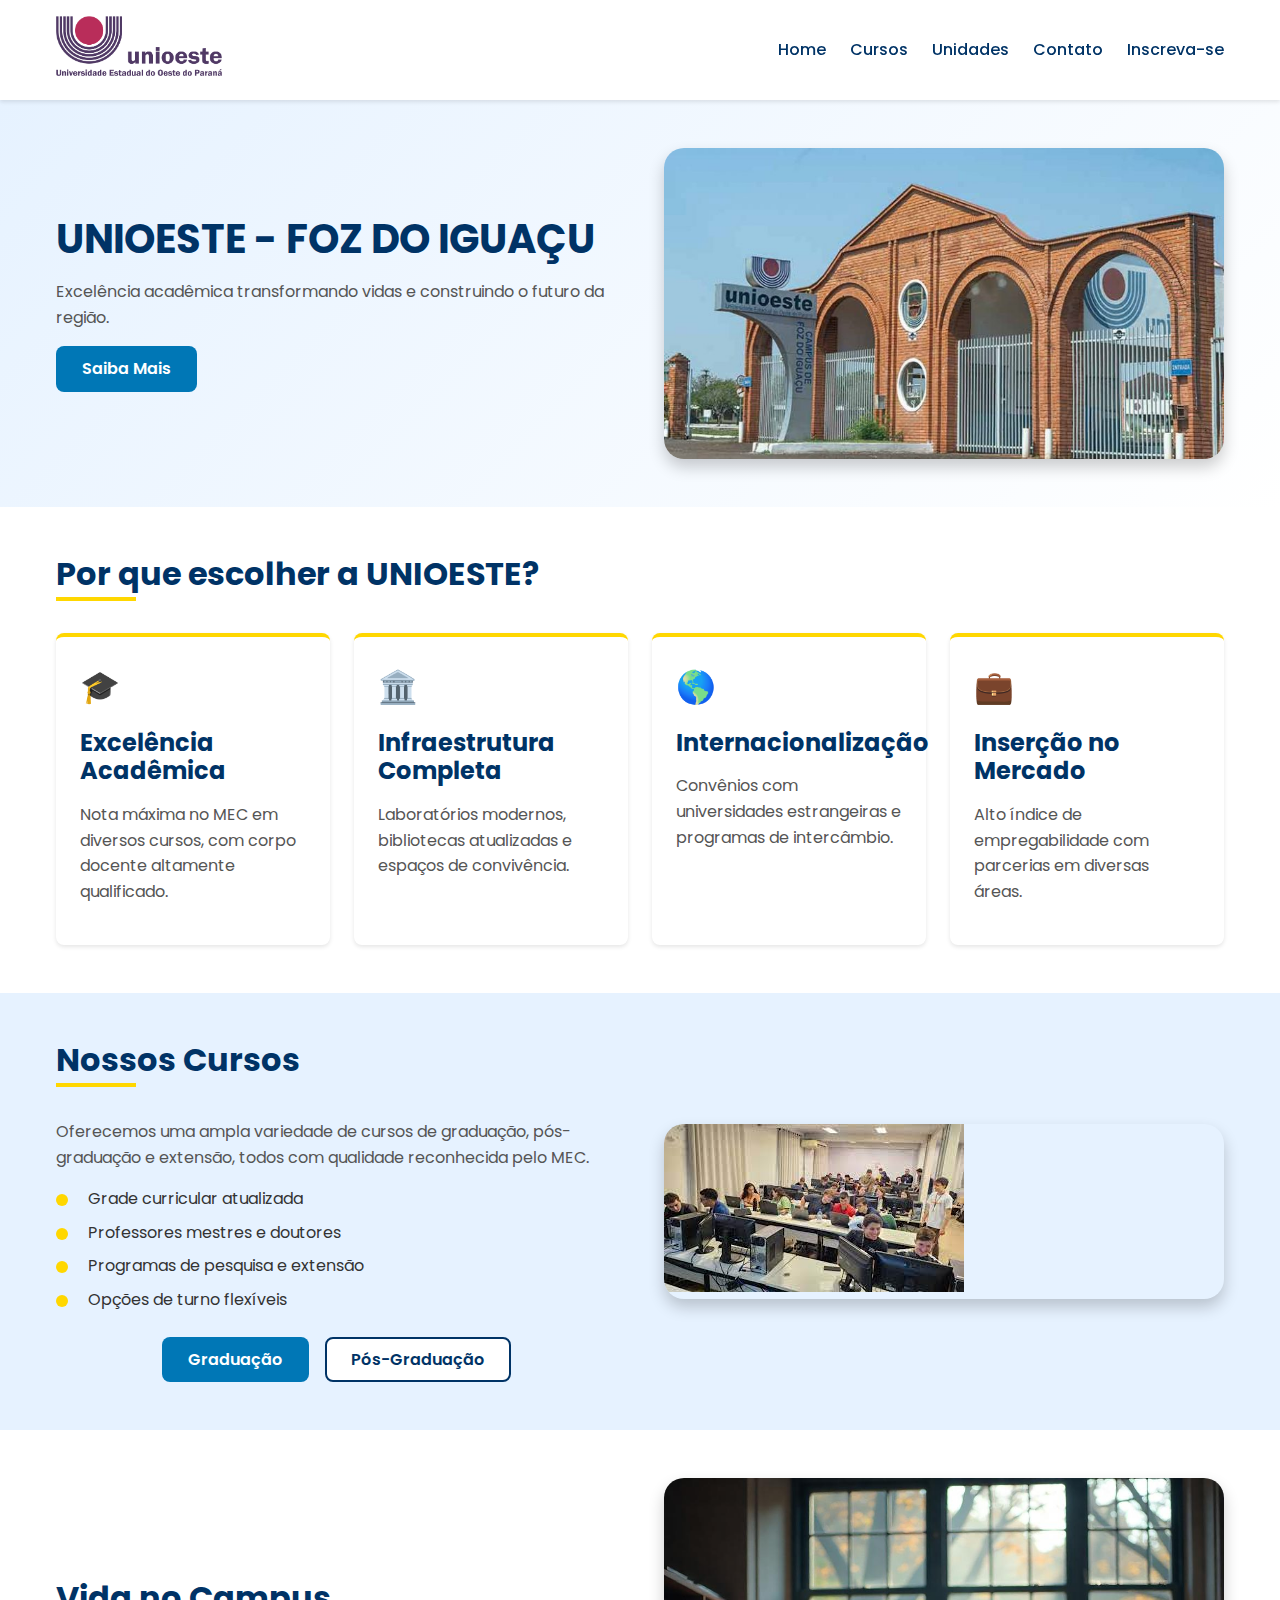
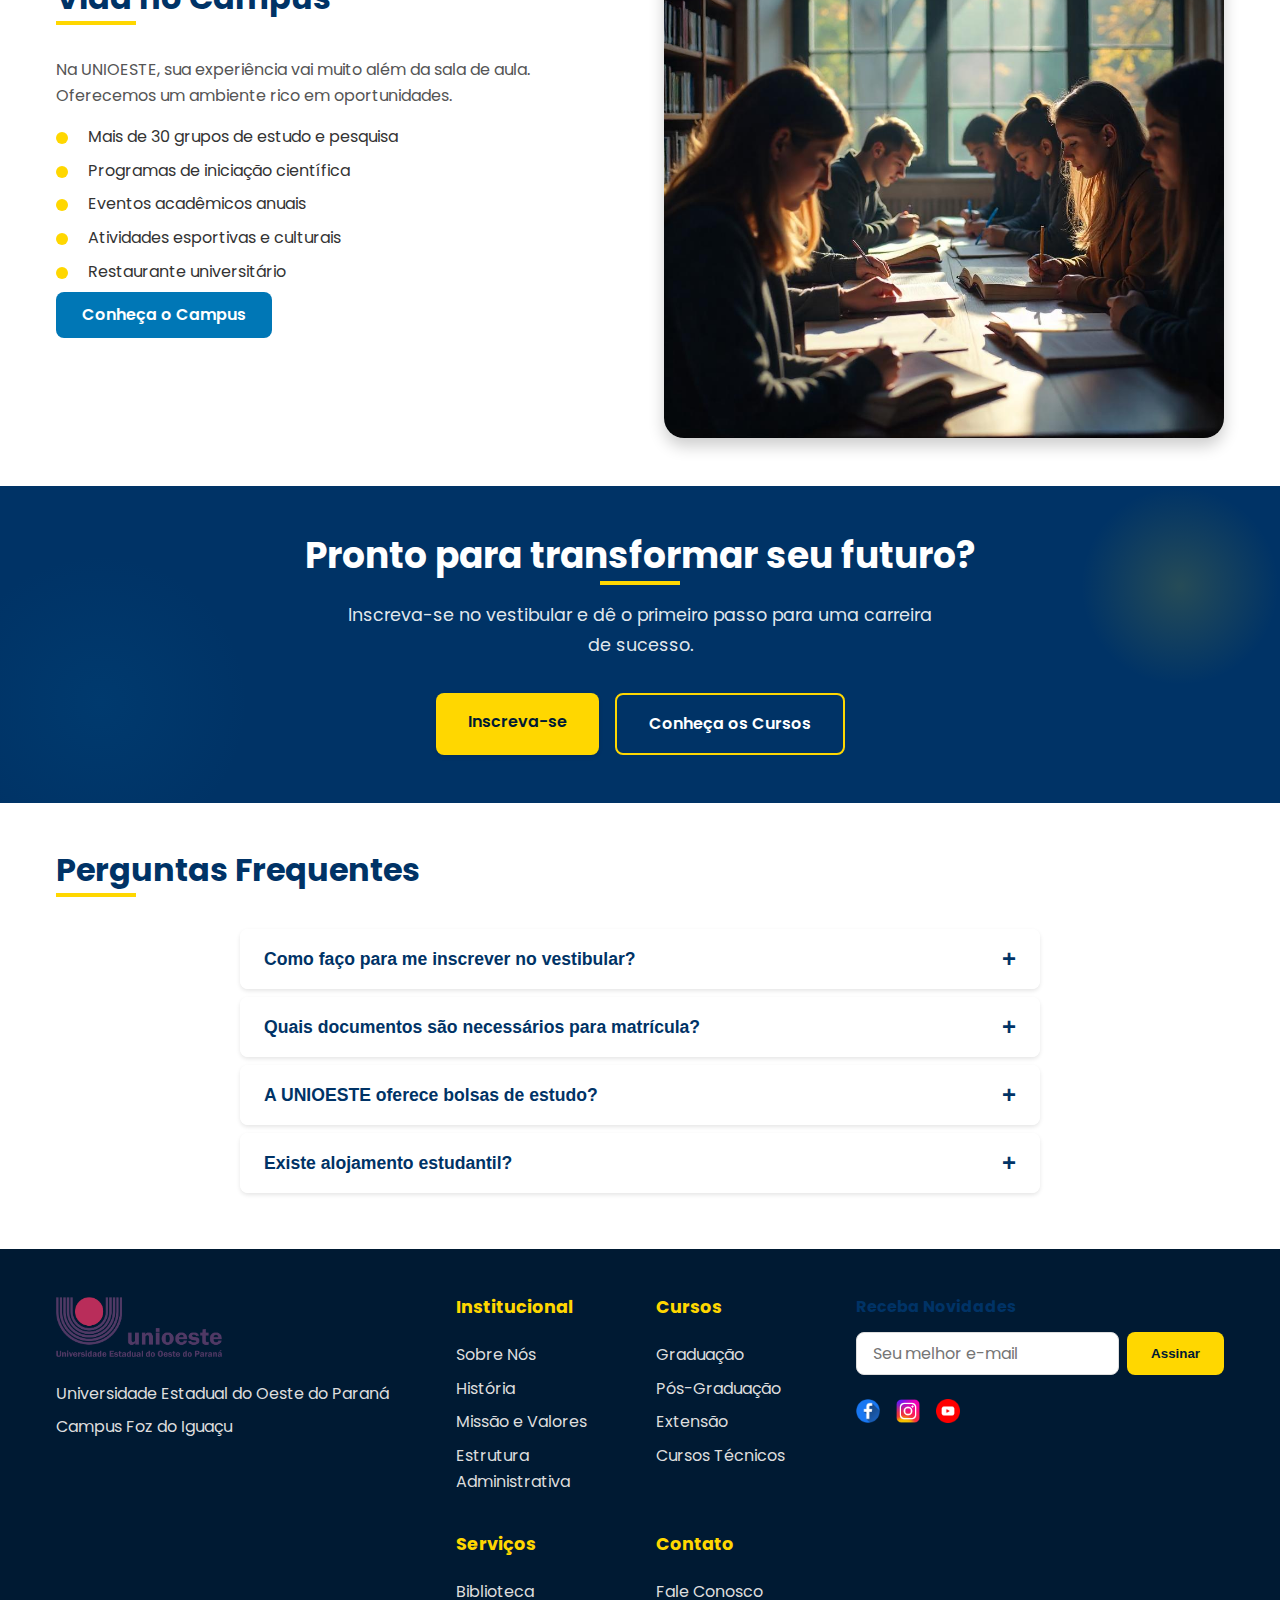
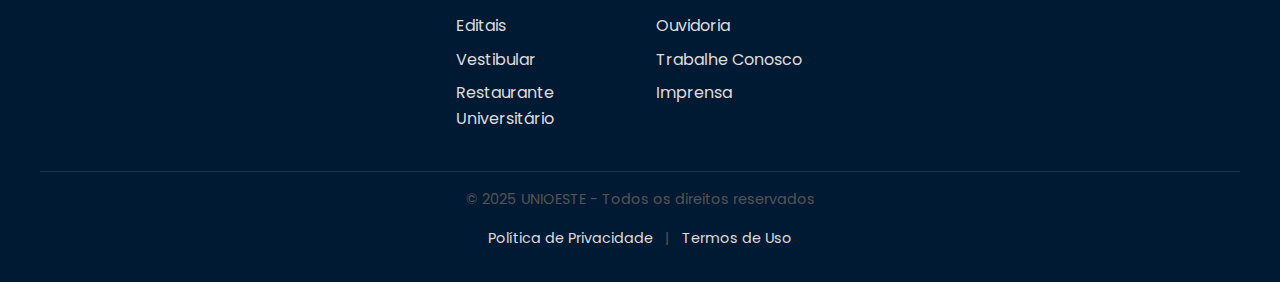
<file: index.html>
<!DOCTYPE html>
<html lang="pt-BR">
<head>
    <meta charset="UTF-8">
    <meta name="viewport" content="width=device-width, initial-scale=1.0">
    <title>UNIOESTE - Foz do Iguaçu</title>
    <link rel="stylesheet" href="style.css"> 
    <link rel="preconnect" href="https://fonts.googleapis.com">
    <link rel="preconnect" href="https://fonts.gstatic.com" crossorigin>
    <link href="https://fonts.googleapis.com/css2?family=Poppins:wght@300;400;500;600;700&display=swap" rel="stylesheet">
</head>
<body>
    <header class="main-header">
        <div class="container header-content">
            <div class="logo">
                <a href="index.html"><img src="assets/logo-unioeste-png-rgb.webp" alt="Logo Unioeste"></a>
            </div>
        
            <!-- Botão Hamburguer - ESSA PARTE É NOVA -->
            <button class="hamburger" id="hamburger" aria-label="Menu">
                <span class="hamburger-box">
                    <span class="hamburger-inner"></span>
                </span>
            </button>
        
            <nav class="main-nav" id="mainNav">
                <ul>
                    <li><a href="index.html">Home</a></li>
                    <li><a href="cursos.html">Cursos</a></li>
                    <li><a href="unidades.html">Unidades</a></li>
                    <li><a href="contato.html">Contato</a></li>
                    <li>
                        <a href="vestibular.html" class="cta-button">Inscreva-se</a>
                    </li>
                </ul>
            </nav>
        </div>
    </header>

    <section class="hero-section">
        <div class="container hero-content">
            <div class="hero-text">
                <h1>UNIOESTE - FOZ DO IGUAÇU</h1>
                <p>Excelência acadêmica transformando vidas e construindo o futuro da região.</p>
                <a href="sobre.html" class="btn-primary">Saiba Mais</a>
            </div>
            <div class="hero-image">
                <img src="assets/fachada-unioeste.jpg" alt="Fachada da Unioeste Foz do Iguaçu">
            </div>
        </div>
    </section>

    <section class="why-unioeste">
        <div class="container">
            <h2>Por que escolher a UNIOESTE?</h2>
            <div class="reasons-grid">
                <div class="reason-item">
                    <div class="reason-icon">🎓</div>
                    <h3>Excelência Acadêmica</h3>
                    <p>Nota máxima no MEC em diversos cursos, com corpo docente altamente qualificado.</p>
                </div>
                <div class="reason-item">
                    <div class="reason-icon">🏛️</div>
                    <h3>Infraestrutura Completa</h3>
                    <p>Laboratórios modernos, bibliotecas atualizadas e espaços de convivência.</p>
                </div>
                <div class="reason-item">
                    <div class="reason-icon">🌎</div>
                    <h3>Internacionalização</h3>
                    <p>Convênios com universidades estrangeiras e programas de intercâmbio.</p>
                </div>
                <div class="reason-item">
                    <div class="reason-icon">💼</div>
                    <h3>Inserção no Mercado</h3>
                    <p>Alto índice de empregabilidade com parcerias em diversas áreas.</p>
                </div>
            </div>
        </div>
    </section>

    <section class="courses-section">
        <div class="container courses-content">
            <div class="courses-text">
                <h2>Nossos Cursos</h2>
                <p>Oferecemos uma ampla variedade de cursos de graduação, pós-graduação e extensão, todos com qualidade reconhecida pelo MEC.</p>
                <ul class="features-list">
                    <li>Grade curricular atualizada</li>
                    <li>Professores mestres e doutores</li>
                    <li>Programas de pesquisa e extensão</li>
                    <li>Opções de turno flexíveis</li>
                </ul>
                <div class="buttons-group">
                    <a href="graduacao.html" class="btn-primary">Graduação</a>
                    <a href="pos-graduacao.html" class="btn-secondary">Pós-Graduação</a>
                </div>
            </div>
            <div class="courses-image">
                <img src="assets/alunos-em-sala.jpeg" alt="Alunos em sala de aula">
            </div>
        </div>
    </section>

    <section class="academic-life-section">
        <div class="container academic-life-content">
            <div class="hero-image">
                <img src="assets/vida-academica.jpeg" alt="Vida Acadêmica no Campus">
            </div>
            <div class="academic-life-text">
                <h2>Vida no Campus</h2>
                <p>Na UNIOESTE, sua experiência vai muito além da sala de aula. Oferecemos um ambiente rico em oportunidades.</p>
                <ul class="features-list">
                    <li>Mais de 30 grupos de estudo e pesquisa</li>
                    <li>Programas de iniciação científica</li>
                    <li>Eventos acadêmicos anuais</li>
                    <li>Atividades esportivas e culturais</li>
                    <li>Restaurante universitário</li>
                </ul>
                <a href="#" class="btn-primary">Conheça o Campus</a>
            </div>
        </div>
    </section>

    <section class="cta-section">
        <div class="container">
            <h2>Pronto para transformar seu futuro?</h2>
            <p>Inscreva-se no vestibular e dê o primeiro passo para uma carreira de sucesso.</p>
            <div class="buttons-group">
                <a href="vestibular.html" class="btn-primary">Inscreva-se</a>
                <a href="cursos.html" class="btn-secondary">Conheça os Cursos</a>
            </div>
        </div>
    </section>

    <section class="faq-section">
        <div class="container">
            <h2>Perguntas Frequentes</h2>
            <div class="faq-items">
                <div class="faq-item">
                    <button class="faq-question">Como faço para me inscrever no vestibular?
                        <span class="faq-icon">+</span>
                    </button>
                    <div class="faq-answer">
                        <p>As inscrições são realizadas exclusivamente pelo nosso site durante o período de inscrições. Você precisará preencher o formulário online, pagar a taxa de inscrição e escolher o curso desejado.</p>
                    </div>
                </div>
                
                <div class="faq-item">
                    <button class="faq-question">Quais documentos são necessários para matrícula?
                        <span class="faq-icon">+</span>
                    </button>
                    <div class="faq-answer">
                        <p>Você precisará de: RG, CPF, histórico escolar do ensino médio, certificado de conclusão, comprovante de residência e 2 fotos 3x4. Estrangeiros precisam apresentar documentos regularizados.</p>
                    </div>
                </div>
                
                <div class="faq-item">
                    <button class="faq-question">A UNIOESTE oferece bolsas de estudo?
                        <span class="faq-icon">+</span>
                    </button>
                    <div class="faq-answer">
                        <p>Sim, oferecemos diversos tipos de bolsas: assistência estudantil, iniciação científica, monitoria, além de participar dos programas governamentais como Prouni e FIES.</p>
                    </div>
                </div>
                
                <div class="faq-item">
                    <button class="faq-question">Existe alojamento estudantil? 
                        <span class="faq-icon">+</span>
                    </button>
                    <div class="faq-answer">
                        <p>Sim, temos alojamento estudantil com vagas limitadas. A seleção é feita por edital com base em critérios socioeconômicos. Consulte o edital específico para mais informações.</p>
                    </div>
                </div>
            </div>
        </div>
    </section>

    <footer class="main-footer">
        <div class="container footer-content">
            <div class="footer-logo">
                <a href="index.html"><img src="assets/logo-unioeste-png-rgb.webp" alt="Logo Unioeste"></a>
                <p>Universidade Estadual do Oeste do Paraná</p>
                <p>Campus Foz do Iguaçu</p>
            </div>
            <div class="footer-links">
                <div class="column">
                    <h4>Institucional</h4>
                    <ul>
                        <li><a href="sobre.html">Sobre Nós</a></li>
                        <li><a href="#">História</a></li>
                        <li><a href="#">Missão e Valores</a></li>
                        <li><a href="#">Estrutura Administrativa</a></li>
                    </ul>
                </div>
                <div class="column">
                    <h4>Cursos</h4>
                    <ul>
                        <li><a href="graduacao.html">Graduação</a></li>
                        <li><a href="pos-graduacao.html">Pós-Graduação</a></li>
                        <li><a href="extensao.html">Extensão</a></li>
                        <li><a href="#">Cursos Técnicos</a></li>
                    </ul>
                </div>
                <div class="column">
                    <h4>Serviços</h4>
                    <ul>
                        <li><a href="biblioteca.html">Biblioteca</a></li>
                        <li><a href="editais.html">Editais</a></li>
                        <li><a href="vestibular.html">Vestibular</a></li>
                        <li><a href="#">Restaurante Universitário</a></li>
                    </ul>
                </div>
                <div class="column">
                    <h4>Contato</h4>
                    <ul>
                        <li><a href="contato.html">Fale Conosco</a></li>
                        <li><a href="funciona.html">Ouvidoria</a></li>
                        <li><a href="#">Trabalhe Conosco</a></li>
                        <li><a href="#">Imprensa</a></li>
                    </ul>
                </div>
            </div>
            
            <div class="newsletter-signup">
                <h4>Receba Novidades</h4>
                <form>
                    <input type="email" placeholder="Seu melhor e-mail" required>
                    <button type="submit">Assinar</button>
                </form>
                <div class="social-icons">
                    <a href="https://www.facebook.com/unioestecamfoz/"><img src="assets/icone-facebook.png" alt="Facebook"></a>
                    <a href="https://www.facebook.com/unioestecamfoz/"><img src="assets/icone-instagram.png" alt="Instagram"></a>
                    <a href="https://www.youtube.com/c/unioestecampfoz"><img src="assets/icone-youtube.png" alt="Youtube"></a>
                </div>
            </div>
        </div>
        
        <div class="container copyright">
            <p>&copy; 2025 UNIOESTE - Todos os direitos reservados</p>
            <p><a href="#">Política de Privacidade</a> | <a href="#">Termos de Uso</a></p>
        </div>
    </footer>

    <script src="/js/script.js" ></script>
    <script src="/js/non-functional.js"></script>
</body>
</html>
</file>
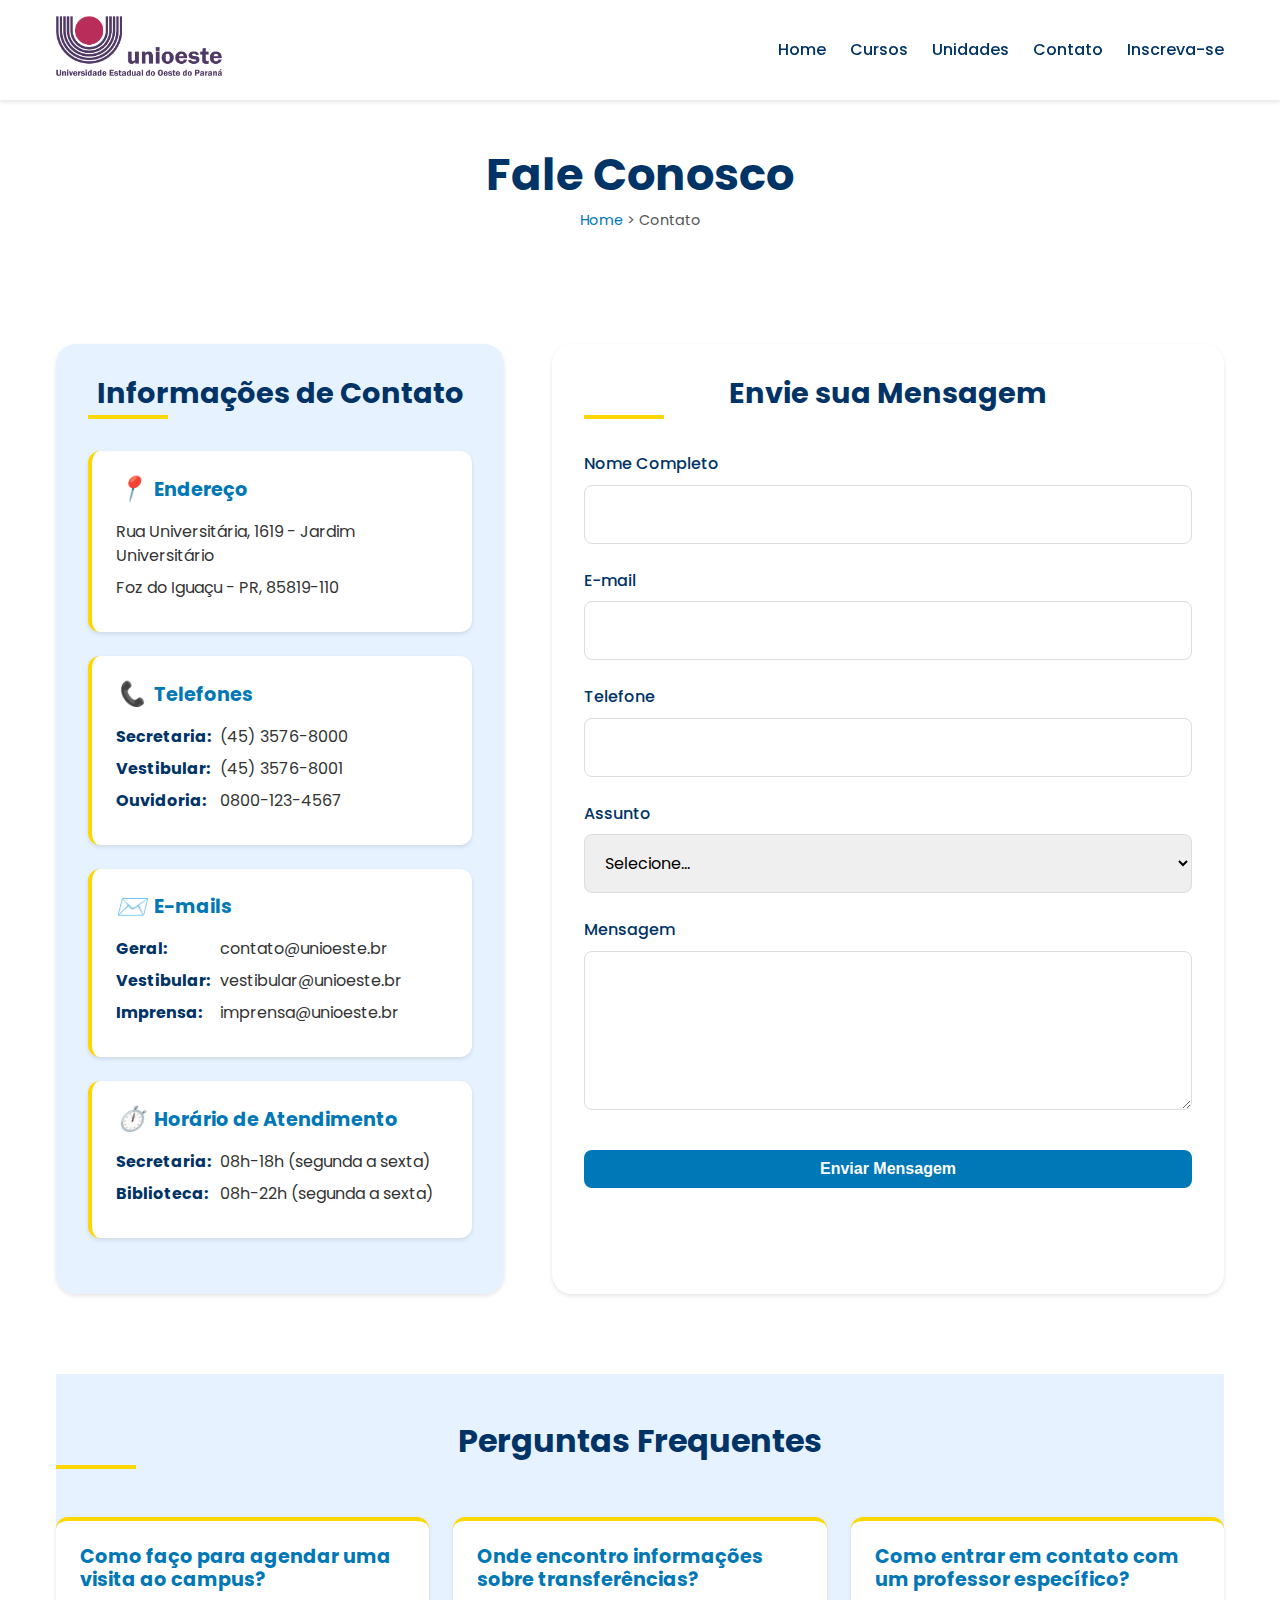
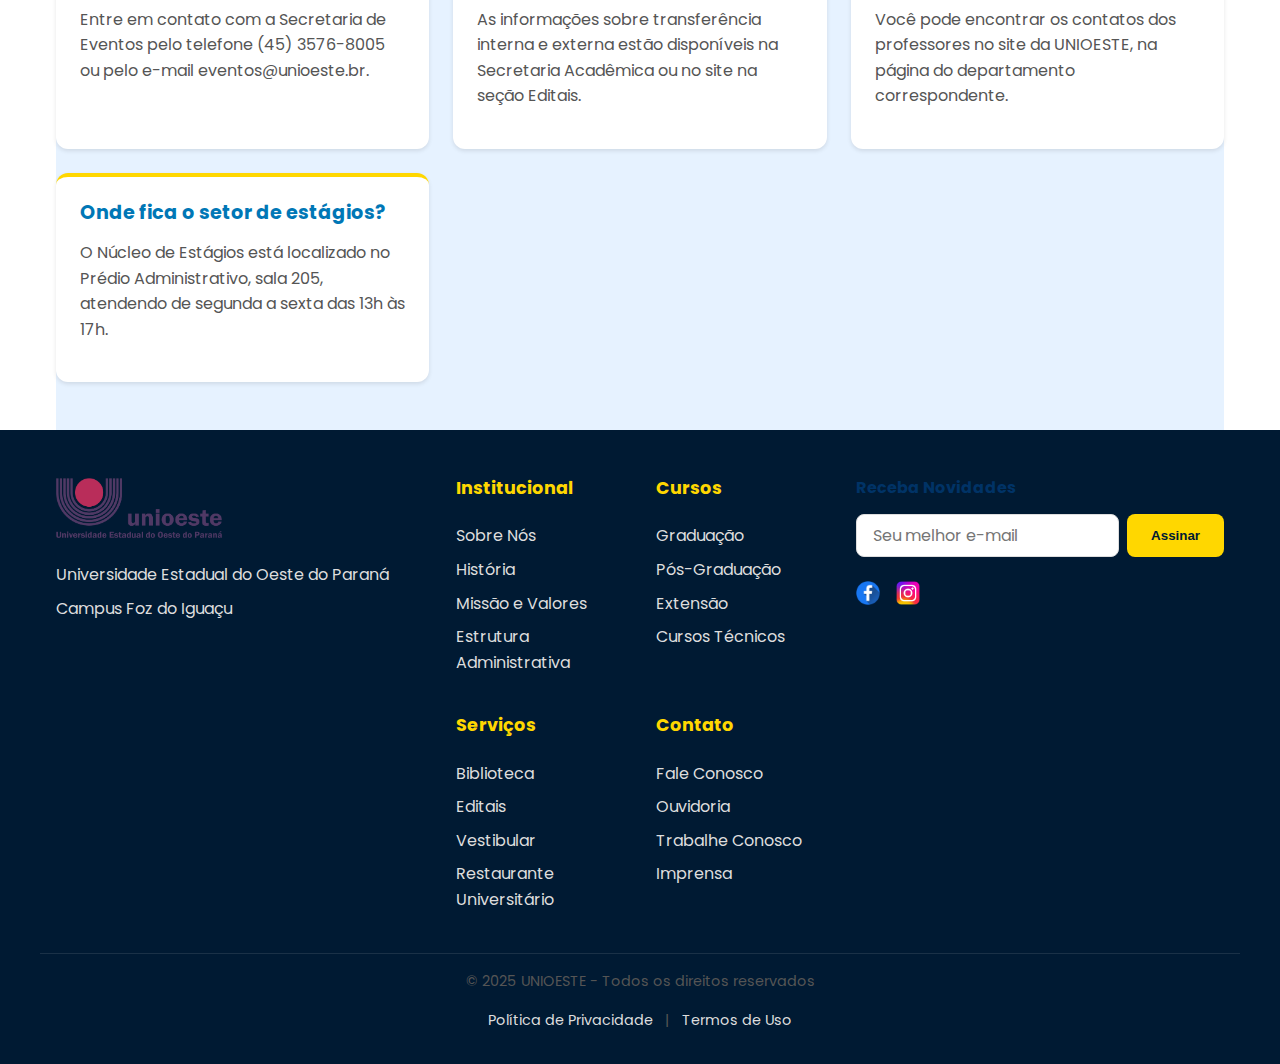
<file: contato.html>
<!DOCTYPE html>
<html lang="pt-BR">
<head>
    <meta charset="UTF-8">
    <meta name="viewport" content="width=device-width, initial-scale=1.0">
    <title>Contato - UNIOESTE Foz do Iguaçu</title>
    <link rel="stylesheet" href="css/contato.css">
    <link rel="preconnect" href="https://fonts.googleapis.com">
    <link rel="preconnect" href="https://fonts.gstatic.com" crossorigin>
    <link href="https://fonts.googleapis.com/css2?family=Poppins:wght@300;400;500;600;700&display=swap" rel="stylesheet">
</head>
<body>
    <header class="main-header">
        <div class="container header-content">
            <div class="logo">
                <a href="index.html"><img src="assets/logo-unioeste-png-rgb.webp" alt="Logo Unioeste"></a>
            </div>
        
            <!-- Botão Hamburguer - ESSA PARTE É NOVA -->
            <button class="hamburger" id="hamburger" aria-label="Menu">
                <span class="hamburger-box">
                    <span class="hamburger-inner"></span>
                </span>
            </button>
        
            <nav class="main-nav" id="mainNav">
                <ul>
                    <li><a href="index.html">Home</a></li>
                    <li><a href="cursos.html">Cursos</a></li>
                    <li><a href="unidades.html">Unidades</a></li>
                    <li><a href="contato.html">Contato</a></li>
                    <li>
                        <a href="vestibular.html" class="cta-button">Inscreva-se</a>
                    </li>
                </ul>
            </nav>
        </div>
    </header>

    <main class="container">
        <section class="page-header">
            <h1>Fale Conosco</h1>
            <nav class="breadcrumb">
                <a href="index.html">Home</a> > <span>Contato</span>
            </nav>
        </section>

        <section class="contact-section">
            <div class="contact-content">
                <div class="contact-info">
                    <h2>Informações de Contato</h2>
                    
                    <div class="info-card">
                        <h3><i class="icon">📍</i> Endereço</h3>
                        <p>Rua Universitária, 1619 - Jardim Universitário</p>
                        <p>Foz do Iguaçu - PR, 85819-110</p>
                    </div>
                    
                    <div class="info-card">
                        <h3><i class="icon">📞</i> Telefones</h3>
                        <p><strong>Secretaria:</strong> (45) 3576-8000</p>
                        <p><strong>Vestibular:</strong> (45) 3576-8001</p>
                        <p><strong>Ouvidoria:</strong> 0800-123-4567</p>
                    </div>
                    
                    <div class="info-card">
                        <h3><i class="icon">✉️</i> E-mails</h3>
                        <p><strong>Geral:</strong> contato@unioeste.br</p>
                        <p><strong>Vestibular:</strong> vestibular@unioeste.br</p>
                        <p><strong>Imprensa:</strong> imprensa@unioeste.br</p>
                    </div>
                    
                    <div class="info-card">
                        <h3><i class="icon">⏱️</i> Horário de Atendimento</h3>
                        <p><strong>Secretaria:</strong> 08h-18h (segunda a sexta)</p>
                        <p><strong>Biblioteca:</strong> 08h-22h (segunda a sexta)</p>
                    </div>
                </div>
                
                <div class="contact-form">
                    <h2>Envie sua Mensagem</h2>
                    <form id="contactForm">
                        <div class="form-group">
                            <label for="name">Nome Completo</label>
                            <input type="text" id="name" name="name" required>
                        </div>
                        
                        <div class="form-group">
                            <label for="email">E-mail</label>
                            <input type="email" id="email" name="email" required>
                        </div>
                        
                        <div class="form-group">
                            <label for="phone">Telefone</label>
                            <input type="tel" id="phone" name="phone">
                        </div>
                        
                        <div class="form-group">
                            <label for="subject">Assunto</label>
                            <select id="subject" name="subject" required>
                                <option value="">Selecione...</option>
                                <option value="admission">Vestibular/Admissão</option>
                                <option value="courses">Cursos</option>
                                <option value="financial">Assuntos Financeiros</option>
                                <option value="other">Outros</option>
                            </select>
                        </div>
                        
                        <div class="form-group">
                            <label for="message">Mensagem</label>
                            <textarea id="message" name="message" rows="5" required></textarea>
                        </div>
                        
                        <button type="submit" class="btn-primary">Enviar Mensagem</button>
                    </form>
                </div>
            </div>
        </section>

        <section class="faq-contact">
            <h2>Perguntas Frequentes</h2>
            <div class="faq-grid">
                <div class="faq-item">
                    <h3>Como faço para agendar uma visita ao campus?</h3>
                    <p>Entre em contato com a Secretaria de Eventos pelo telefone (45) 3576-8005 ou pelo e-mail eventos@unioeste.br.</p>
                </div>
                <div class="faq-item">
                    <h3>Onde encontro informações sobre transferências?</h3>
                    <p>As informações sobre transferência interna e externa estão disponíveis na Secretaria Acadêmica ou no site na seção Editais.</p>
                </div>
                <div class="faq-item">
                    <h3>Como entrar em contato com um professor específico?</h3>
                    <p>Você pode encontrar os contatos dos professores no site da UNIOESTE, na página do departamento correspondente.</p>
                </div>
                <div class="faq-item">
                    <h3>Onde fica o setor de estágios?</h3>
                    <p>O Núcleo de Estágios está localizado no Prédio Administrativo, sala 205, atendendo de segunda a sexta das 13h às 17h.</p>
                </div>
            </div>
        </section>
    </main>

    <footer class="main-footer">
        <div class="container footer-content">
            <div class="footer-logo">
                <a href="index.html"><img src="assets/logo-unioeste-png-rgb.webp" alt="Logo Unioeste"></a>
                <p>Universidade Estadual do Oeste do Paraná</p>
                <p>Campus Foz do Iguaçu</p>
            </div>
            <div class="footer-links">
                <div class="column">
                    <h4>Institucional</h4>
                    <ul>
                        <li><a href="sobre.html">Sobre Nós</a></li>
                        <li><a href="funciona.html">História</a></li>
                        <li><a href="funciona.html">Missão e Valores</a></li>
                        <li><a href="funciona.html">Estrutura Administrativa</a></li>
                    </ul>
                </div>
                <div class="column">
                    <h4>Cursos</h4>
                    <ul>
                        <li><a href="graduacao.html">Graduação</a></li>
                        <li><a href="pos-graduacao.html">Pós-Graduação</a></li>
                        <li><a href="funciona.html">Extensão</a></li>
                        <li><a href="funciona.html">Cursos Técnicos</a></li>
                    </ul>
                </div>
                <div class="column">
                    <h4>Serviços</h4>
                    <ul>
                        <li><a href="funciona.html">Biblioteca</a></li>
                        <li><a href="funciona.html">Editais</a></li>
                        <li><a href="vestibular.html">Vestibular</a></li>
                        <li><a href="funciona.html">Restaurante Universitário</a></li>
                    </ul>
                </div>
                <div class="column">
                    <h4>Contato</h4>
                    <ul>
                        <li><a href="contato.html">Fale Conosco</a></li>
                        <li><a href="funciona.html">Ouvidoria</a></li>
                        <li><a href="funciona.html">Trabalhe Conosco</a></li>
                        <li><a href="funciona.html">Imprensa</a></li>
                    </ul>
                </div>
            </div>
            <div class="newsletter-signup">
                <h4>Receba Novidades</h4>
                <form>
                    <input type="email" placeholder="Seu melhor e-mail" required>
                    <button type="submit">Assinar</button>
                </form>
                <div class="social-icons">
                    <a href="https://www.facebook.com/unioestecamfoz/"><img src="assets/icone-facebook.png" alt="Facebook"></a>
                    <a href="https://www.instagram.com/unioestecampfoz/"><img src="assets/icone-instagram.png" alt="Instagram"></a>
                </div>
            </div>
        </div>
        <div class="container copyright">
            <p>&copy; 2025 UNIOESTE - Todos os direitos reservados</p>
            <p><a href="funciona.html">Política de Privacidade</a> | <a href="funciona.html">Termos de Uso</a></p>
        </div>
    </footer>

    <script src="/js/script.js"></script>
    <script>
        document.getElementById('contactForm').addEventListener('submit', function(e) {
            e.preventDefault();
            alert('Mensagem enviada com sucesso! Entraremos em contato em breve.');
            this.reset();
        });
    </script>
</body>
</html>
</file>
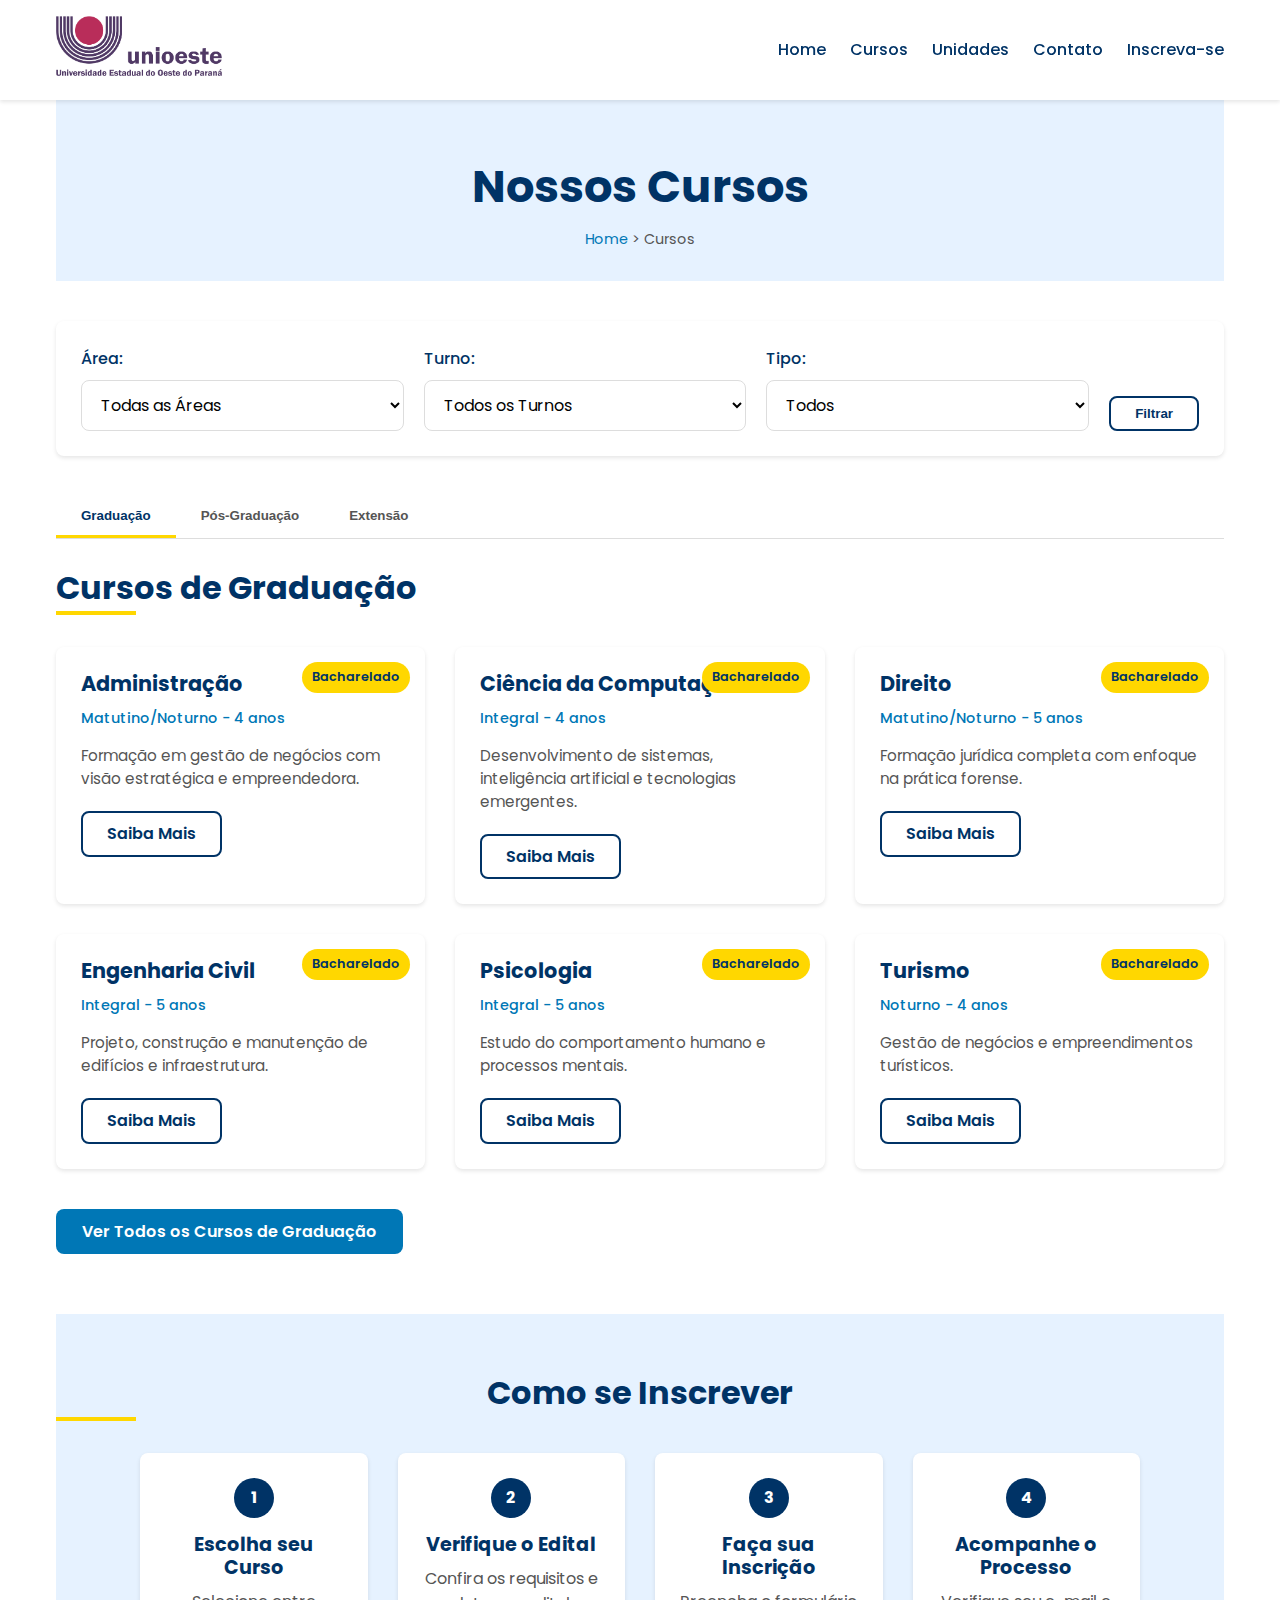
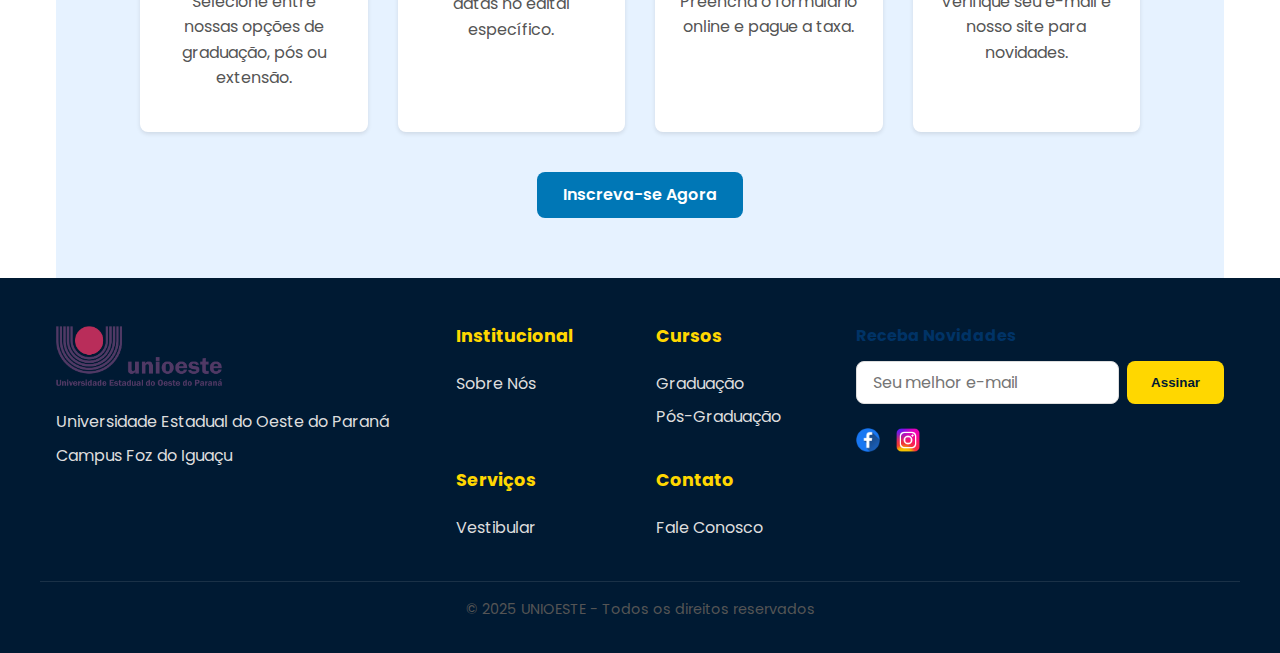
<file: cursos.html>
<!DOCTYPE html>
<html lang="pt-BR">

<head>
    <meta charset="UTF-8">
    <meta name="viewport" content="width=device-width, initial-scale=1.0">
    <title>Cursos - UNIOESTE Foz do Iguaçu</title>
    <link rel="stylesheet" href="style.css">
    <link rel="stylesheet" href="css/cursos.css">
    <link rel="shortcut icon" href="favicon.ico" type="image/x-icon">
    <link rel="preconnect" href="https://fonts.googleapis.com">
    <link rel="preconnect" href="https://fonts.gstatic.com" crossorigin>
    <link href="https://fonts.googleapis.com/css2?family=Poppins:wght@300;400;500;600;700&display=swap"
        rel="stylesheet">
</head>

<body>
    <header class="main-header">
        <div class="container header-content">
            <div class="logo">
                <a href="index.html"><img src="assets/logo-unioeste-png-rgb.webp" alt="Logo Unioeste"></a>
            </div>

            <button class="hamburger" id="hamburger" aria-label="Menu">
                <span class="hamburger-box">
                    <span class="hamburger-inner"></span>
                </span>
            </button>

            <nav class="main-nav" id="mainNav">
                <ul>
                    <li><a href="index.html">Home</a></li>
                    <li><a href="cursos.html">Cursos</a></li>
                    <li><a href="unidades.html">Unidades</a></li>
                    <li><a href="contato.html">Contato</a></li>
                    <li>
                        <a href="vestibular.html" class="cta-button">Inscreva-se</a>
                    </li>
                </ul>
            </nav>
        </div>
    </header>

    <main class="container">
        <section class="page-header">
            <h1>Nossos Cursos</h1>
            <nav class="breadcrumb">
                <a href="index.html">Home</a> > <span>Cursos</span>
            </nav>
        </section>

        <section class="courses-filter">
            <div class="filter-options">
                <div class="filter-group">
                    <label for="area">Área:</label>
                    <select id="area">
                        <option value="all">Todas as Áreas</option>
                        <option value="exatas">Ciências Exatas</option>
                        <option value="humanas">Ciências Humanas</option>
                        <option value="saude">Ciências da Saúde</option>
                    </select>
                </div>
                <div class="filter-group">
                    <label for="shift">Turno:</label>
                    <select id="shift">
                        <option value="all">Todos os Turnos</option>
                        <option value="morning">Matutino</option>
                        <option value="afternoon">Vespertino</option>
                        <option value="night">Noturno</option>
                        <option value="integral">Integral</option>
                    </select>
                </div>
                <div class="filter-group">
                    <label for="degree">Tipo:</label>
                    <select id="degree">
                        <option value="all">Todos</option>
                        <option value="bacharelado">Bacharelado</option>
                        <option value="licenciatura">Licenciatura</option>
                    </select>
                </div>
                <button id="filterButton" class="btn-secondary">Filtrar</button>
                <div id="filterMessage" class="filter-message" style="display:none;">
                    <p>Esta funcionalidade não está disponível no momento</p>
                    <button class="btn-primary"
                        onclick="document.getElementById('filterMessage').style.display='none'">Entendi</button>
                </div>
            </div>
        </section>

        <section class="courses-categories">
            <div class="category-tabs">
                <button class="tab-button active" data-tab="graduacao">Graduação</button>
                <button class="tab-button" data-tab="pos-graduacao">Pós-Graduação</button>
                <button class="tab-button" data-tab="extensao">Extensão</button>
            </div>

            <div class="tab-content active" id="graduacao">
                <h2>Cursos de Graduação</h2>
                <div class="courses-grid">
                    <div class="course-card">
                        <div class="course-badge">Bacharelado</div>
                        <h3>Administração</h3>
                        <p class="course-info">Matutino/Noturno - 4 anos</p>
                        <p class="course-description">Formação em gestão de negócios com visão estratégica e
                            empreendedora.</p>
                        <a href="graduacao.html#administracao" class="btn-secondary">Saiba Mais</a>
                    </div>

                    <div class="course-card">
                        <div class="course-badge">Bacharelado</div>
                        <h3>Ciência da Computação</h3>
                        <p class="course-info">Integral - 4 anos</p>
                        <p class="course-description">Desenvolvimento de sistemas, inteligência artificial e tecnologias
                            emergentes.</p>
                        <a href="graduacao.html#computacao" class="btn-secondary">Saiba Mais</a>
                    </div>

                    <div class="course-card">
                        <div class="course-badge">Bacharelado</div>
                        <h3>Direito</h3>
                        <p class="course-info">Matutino/Noturno - 5 anos</p>
                        <p class="course-description">Formação jurídica completa com enfoque na prática forense.</p>
                        <a href="graduacao.html#direito" class="btn-secondary">Saiba Mais</a>
                    </div>

                    <div class="course-card">
                        <div class="course-badge">Bacharelado</div>
                        <h3>Engenharia Civil</h3>
                        <p class="course-info">Integral - 5 anos</p>
                        <p class="course-description">Projeto, construção e manutenção de edifícios e infraestrutura.
                        </p>
                        <a href="graduacao.html#engenharia" class="btn-secondary">Saiba Mais</a>
                    </div>

                    <div class="course-card">
                        <div class="course-badge">Bacharelado</div>
                        <h3>Psicologia</h3>
                        <p class="course-info">Integral - 5 anos</p>
                        <p class="course-description">Estudo do comportamento humano e processos mentais.</p>
                        <a href="graduacao.html#psicologia" class="btn-secondary">Saiba Mais</a>
                    </div>

                    <div class="course-card">
                        <div class="course-badge">Bacharelado</div>
                        <h3>Turismo</h3>
                        <p class="course-info">Noturno - 4 anos</p>
                        <p class="course-description">Gestão de negócios e empreendimentos turísticos.</p>
                        <a href="graduacao.html#turismo" class="btn-secondary">Saiba Mais</a>
                    </div>
                </div>
                <a href="graduacao.html" class="btn-primary">Ver Todos os Cursos de Graduação</a>
            </div>

            <div class="tab-content" id="pos-graduacao">
                <h2>Cursos de Pós-Graduação</h2>
                <div class="courses-grid">
                    <div class="course-card">
                        <div class="course-badge">Especialização</div>
                        <h3>MBA em Gestão Empresarial</h3>
                        <p class="course-info">Noturno - 18 meses</p>
                        <p class="course-description">Desenvolvimento de habilidades gerenciais e liderança estratégica.
                        </p>
                        <a href="pos-graduacao.html#mba" class="btn-secondary">Saiba Mais</a>
                    </div>

                    <div class="course-card">
                        <div class="course-badge">Mestrado</div>
                        <h3>Computação Aplicada</h3>
                        <p class="course-info">Integral - 24 meses</p>
                        <p class="course-description">Pesquisa em sistemas distribuídos e engenharia de software.</p>
                        <a href="pos-graduacao.html#mestrado" class="btn-secondary">Saiba Mais</a>
                    </div>

                    <div class="course-card">
                        <div class="course-badge">Especialização</div>
                        <h3>Direito Tributário</h3>
                        <p class="course-info">Noturno - 12 meses</p>
                        <p class="course-description">Aprofundamento em legislação tributária e planejamento fiscal.</p>
                        <a href="pos-graduacao.html#direito" class="btn-secondary">Saiba Mais</a>
                    </div>
                </div>
                <a href="pos-graduacao.html" class="btn-primary">Ver Todos os Cursos de Pós-Graduação</a>
            </div>

            <div class="tab-content" id="extensao">
                <h2>Cursos de Extensão</h2>
                <div class="courses-grid">
                    <div class="course-card">
                        <div class="course-badge">Curso Livre</div>
                        <h3>Inglês Instrumental</h3>
                        <p class="course-info">Noturno - 60 horas</p>
                        <p class="course-description">Leitura e interpretação de textos acadêmicos em inglês.</p>
                        <a href="funciona.html" class="btn-secondary">Saiba Mais</a>
                    </div>

                    <div class="course-card">
                        <div class="course-badge">Workshop</div>
                        <h3>Gestão de Projetos</h3>
                        <p class="course-info">Sábados - 40 horas</p>
                        <p class="course-description">Metodologias ágeis e ferramentas de gestão.</p>
                        <a href="funciona.html" class="btn-secondary">Saiba Mais</a>
                    </div>

                    <div class="course-card">
                        <div class="course-badge">Curso Livre</div>
                        <h3>Programação Web</h3>
                        <p class="course-info">Noturno - 80 horas</p>
                        <p class="course-description">Desenvolvimento front-end com HTML, CSS e JavaScript.</p>
                        <a href="funciona.html" class="btn-secondary">Saiba Mais</a>
                    </div>
                </div>
                <a href="funciona.html" class="btn-primary">Ver Todos os Cursos de Extensão</a>
            </div>
        </section>

        <section class="how-to-apply">
            <h2>Como se Inscrever</h2>
            <div class="steps-grid">
                <div class="step">
                    <div class="step-number">1</div>
                    <h3>Escolha seu Curso</h3>
                    <p>Selecione entre nossas opções de graduação, pós ou extensão.</p>
                </div>
                <div class="step">
                    <div class="step-number">2</div>
                    <h3>Verifique o Edital</h3>
                    <p>Confira os requisitos e datas no edital específico.</p>
                </div>
                <div class="step">
                    <div class="step-number">3</div>
                    <h3>Faça sua Inscrição</h3>
                    <p>Preencha o formulário online e pague a taxa.</p>
                </div>
                <div class="step">
                    <div class="step-number">4</div>
                    <h3>Acompanhe o Processo</h3>
                    <p>Verifique seu e-mail e nosso site para novidades.</p>
                </div>
            </div>
            <a href="vestibular.html" class="btn-primary">Inscreva-se Agora</a>
        </section>
    </main>

    <footer class="main-footer">
        <div class="container footer-content">
            <div class="footer-logo">
                <a href="index.html"><img src="assets/logo-unioeste-png-rgb.webp" alt="Logo Unioeste"></a>
                <p>Universidade Estadual do Oeste do Paraná</p>
                <p>Campus Foz do Iguaçu</p>
            </div>
            <div class="footer-links">
                <div class="column">
                    <h4>Institucional</h4>
                    <ul>
                        <li><a href="sobre.html">Sobre Nós</a></li>
                    </ul>
                </div>
                <div class="column">
                    <h4>Cursos</h4>
                    <ul>
                        <li><a href="graduacao.html">Graduação</a></li>
                        <li><a href="pos-graduacao.html">Pós-Graduação</a></li>
                    </ul>
                </div>
                <div class="column">
                    <h4>Serviços</h4>
                    <ul>
                        <li><a href="vestibular.html">Vestibular</a></li>
                    </ul>
                </div>
                <div class="column">
                    <h4>Contato</h4>
                    <ul>
                        <li><a href="contato.html">Fale Conosco</a></li>
                    </ul>
                </div>
            </div>
            <div class="newsletter-signup">
                <h4>Receba Novidades</h4>
                <form>
                    <input type="email" placeholder="Seu melhor e-mail" required>
                    <button type="submit">Assinar</button>
                </form>
                <div class="social-icons">
                    <a href="https://www.facebook.com/unioestecamfoz/"><img src="assets/icone-facebook.png"
                            alt="Facebook"></a>
                    <a href="https://www.instagram.com/unioestecampfoz/"><img src="assets/icone-instagram.png"
                            alt="Instagram"></a>
                </div>
            </div>
        </div>
        <div class="container copyright">
            <p>&copy; 2025 UNIOESTE - Todos os direitos reservados</p>
        </div>
    </footer>

    <script src="js/script.js"></script>
    <script>
        // Tab functionality
        document.querySelectorAll('.tab-button').forEach(button => {
            button.addEventListener('click', () => {
                document.querySelectorAll('.tab-button').forEach(btn => btn.classList.remove('active'));
                document.querySelectorAll('.tab-content').forEach(content => content.classList.remove('active'));

                button.classList.add('active');
                const tabId = button.getAttribute('data-tab');
                document.getElementById(tabId).classList.add('active');
            });
        });

        // Filter button functionality
        document.getElementById('filterButton').addEventListener('click', function () {
            document.getElementById('filterMessage').style.display = 'block';
        });
    </script>
</body>

</html>
</file>
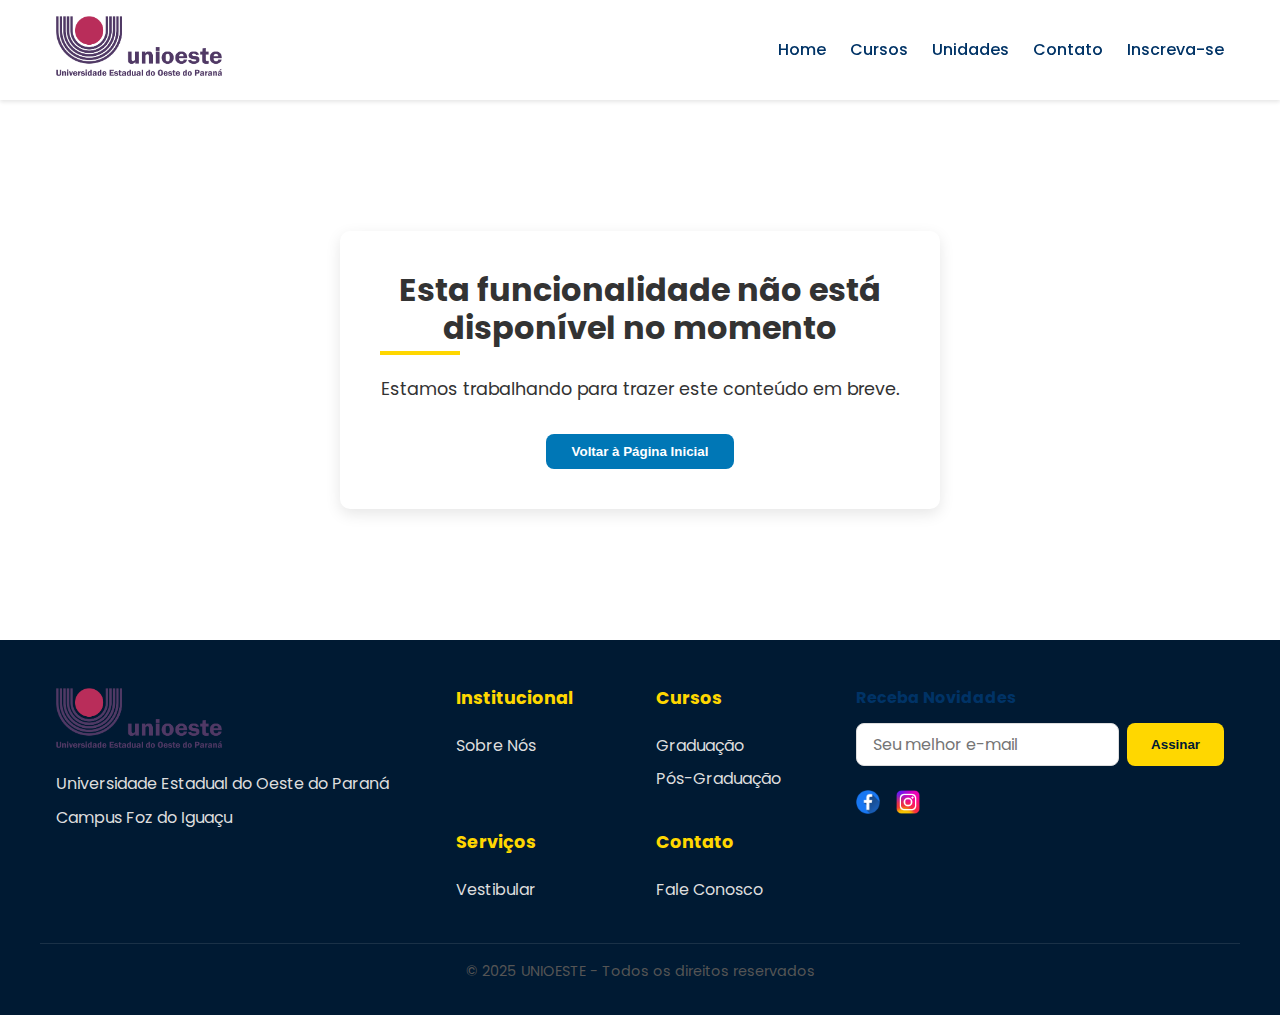
<file: funciona.html>
<!DOCTYPE html>
<html lang="pt-BR">

<head>
    <meta charset="UTF-8">
    <meta name="viewport" content="width=device-width, initial-scale=1.0">
    <title>Sobre a UNIOESTE - Foz do Iguaçu</title>
    <link rel="stylesheet" href="css/sobre.css">
    <link rel="stylesheet" href="style.css">
    <link rel="preconnect" href="https://fonts.googleapis.com">
    <link rel="preconnect" href="https://fonts.gstatic.com" crossorigin>
    <link href="https://fonts.googleapis.com/css2?family=Poppins:wght@300;400;500;600;700&display=swap"
        rel="stylesheet">
</head>

<body>
    <header class="main-header">
        <div class="container header-content">
            <div class="logo">
                <a href="index.html"><img src="assets/logo-unioeste-png-rgb.webp" alt="Logo Unioeste"></a>
            </div>

            <!-- Botão Hamburguer - ESSA PARTE É NOVA -->
            <button class="hamburger" id="hamburger" aria-label="Menu">
                <span class="hamburger-box">
                    <span class="hamburger-inner"></span>
                </span>
            </button>

            <nav class="main-nav" id="mainNav">
                <ul>
                    <li><a href="index.html">Home</a></li>
                    <li><a href="cursos.html">Cursos</a></li>
                    <li><a href="unidades.html">Unidades</a></li>
                    <li><a href="contato.html">Contato</a></li>
                    <li>
                        <a href="vestibular.html" class="cta-button">Inscreva-se</a>
                    </li>
                </ul>
            </nav>
        </div>
    </header>

    <main class="container non-functional-container">
        <div class="non-functional-message">
            <h2>Esta funcionalidade não está disponível no momento</h2>
            <p>Estamos trabalhando para trazer este conteúdo em breve.</p>
            <button id="backButton" class="btn-primary">Voltar à Página Inicial</button>
        </div>
    </main>

    <footer class="main-footer">
        <div class="container footer-content">
            <div class="footer-logo">
                <a href="index.html"><img src="assets/logo-unioeste-png-rgb.webp" alt="Logo Unioeste"></a>
                <p>Universidade Estadual do Oeste do Paraná</p>
                <p>Campus Foz do Iguaçu</p>
            </div>
            <div class="footer-links">
                <div class="column">
                    <h4>Institucional</h4>
                    <ul>
                        <li><a href="sobre.html">Sobre Nós</a></li>
                    </ul>
                </div>
                <div class="column">
                    <h4>Cursos</h4>
                    <ul>
                        <li><a href="graduacao.html">Graduação</a></li>
                        <li><a href="pos-graduacao.html">Pós-Graduação</a></li>
                    </ul>
                </div>
                <div class="column">
                    <h4>Serviços</h4>
                    <ul>
                        <li><a href="vestibular.html">Vestibular</a></li>
                    </ul>
                </div>
                <div class="column">
                    <h4>Contato</h4>
                    <ul>
                        <li><a href="contato.html">Fale Conosco</a></li>
                    </ul>
                </div>
            </div>
            <div class="newsletter-signup">
                <h4>Receba Novidades</h4>
                <form>
                    <input type="email" placeholder="Seu melhor e-mail" required>
                    <button type="submit">Assinar</button>
                </form>
                <div class="social-icons">
                    <a href="https://www.facebook.com/unioestecamfoz/"><img src="assets/icone-facebook.png"
                            alt="Facebook"></a>
                    <a href="https://www.instagram.com/unioestecampfoz/"><img src="assets/icone-instagram.png"
                            alt="Instagram"></a>
                </div>
            </div>
        </div>
        <div class="container copyright">
            <p>&copy; 2025 UNIOESTE - Todos os direitos reservados</p>
        </div>
    </footer>

    <script src="/js/script.js"></script>
    <script>
        document.addEventListener('DOMContentLoaded', function() {
    // Seleciona o botão pelo seu ID
    const backButton = document.getElementById('backButton');
    
    // Adiciona um event listener para o clique no botão
    backButton.addEventListener('click', function() {
        // Redireciona para a página inicial
        // Substitua 'index.html' pelo caminho correto da sua página inicial
        window.location.href = 'index.html';
    });
});
    </script>
</body>

</html>
</file>
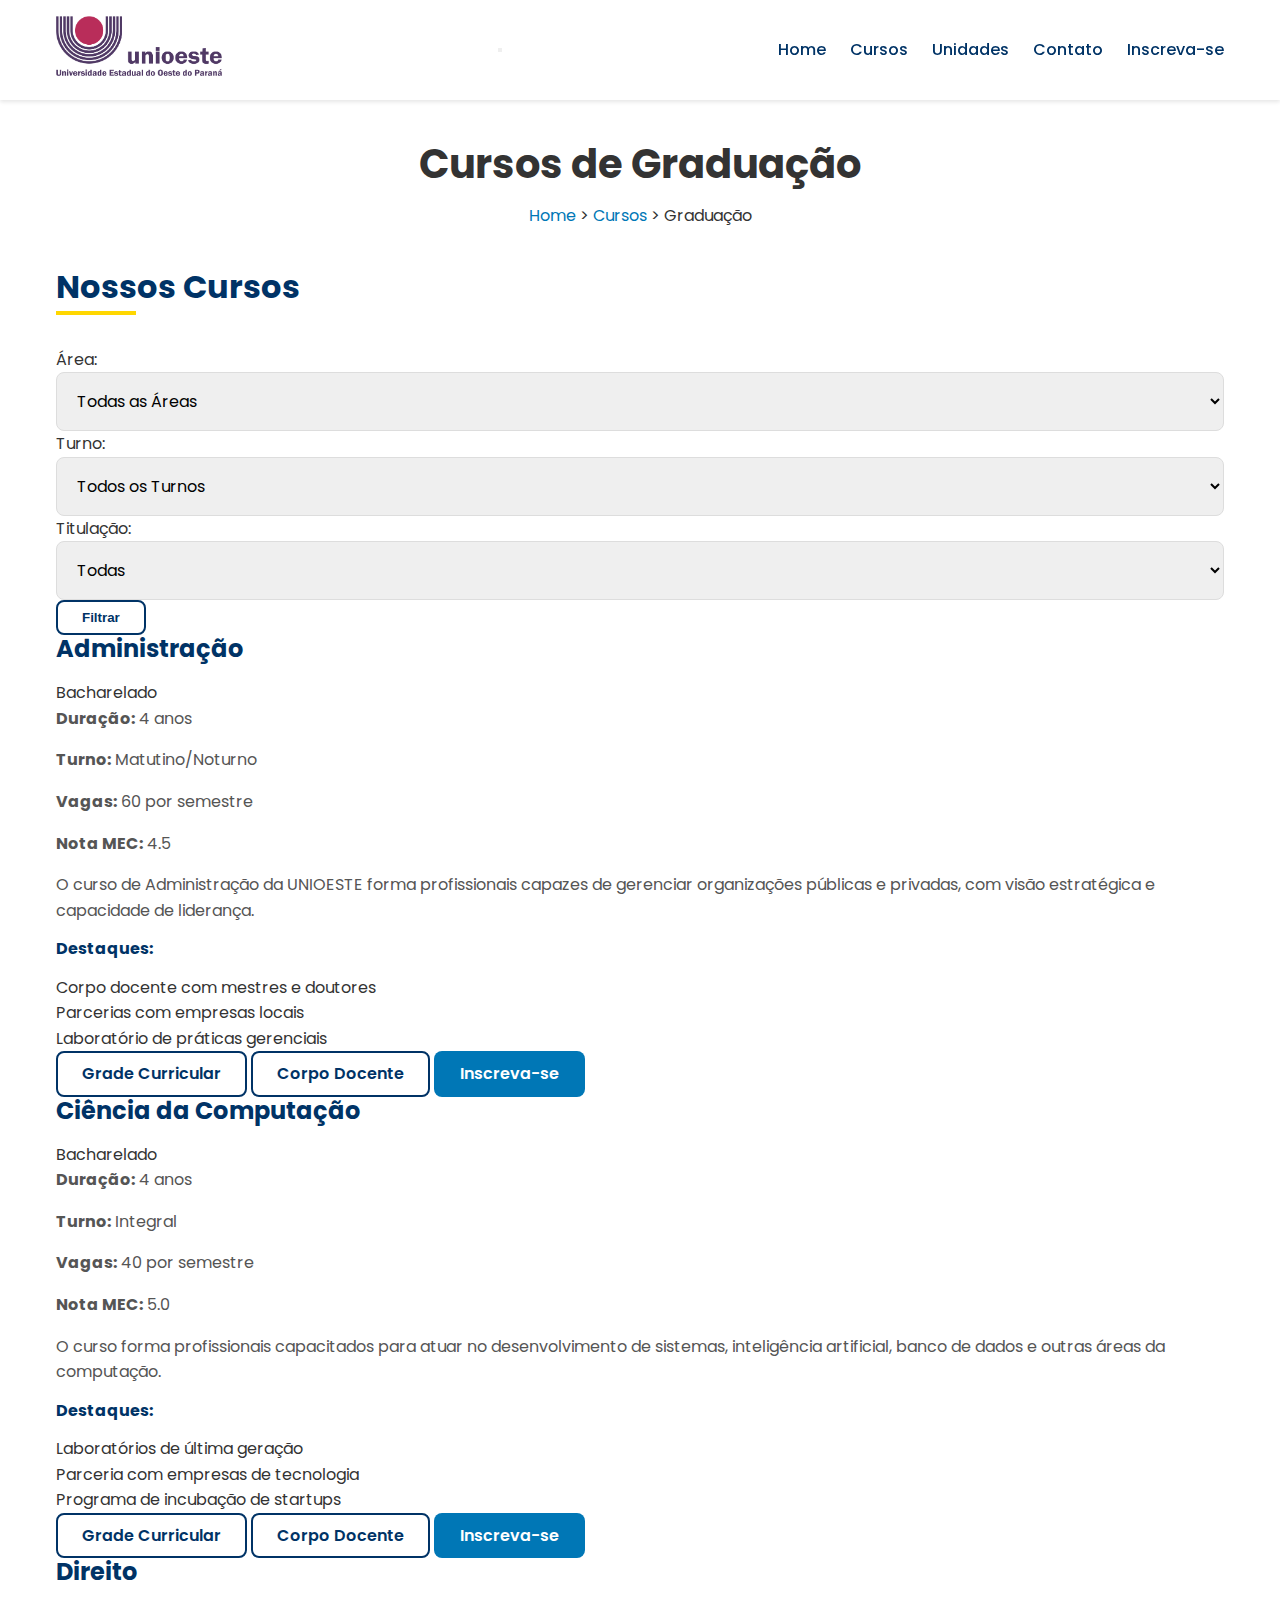
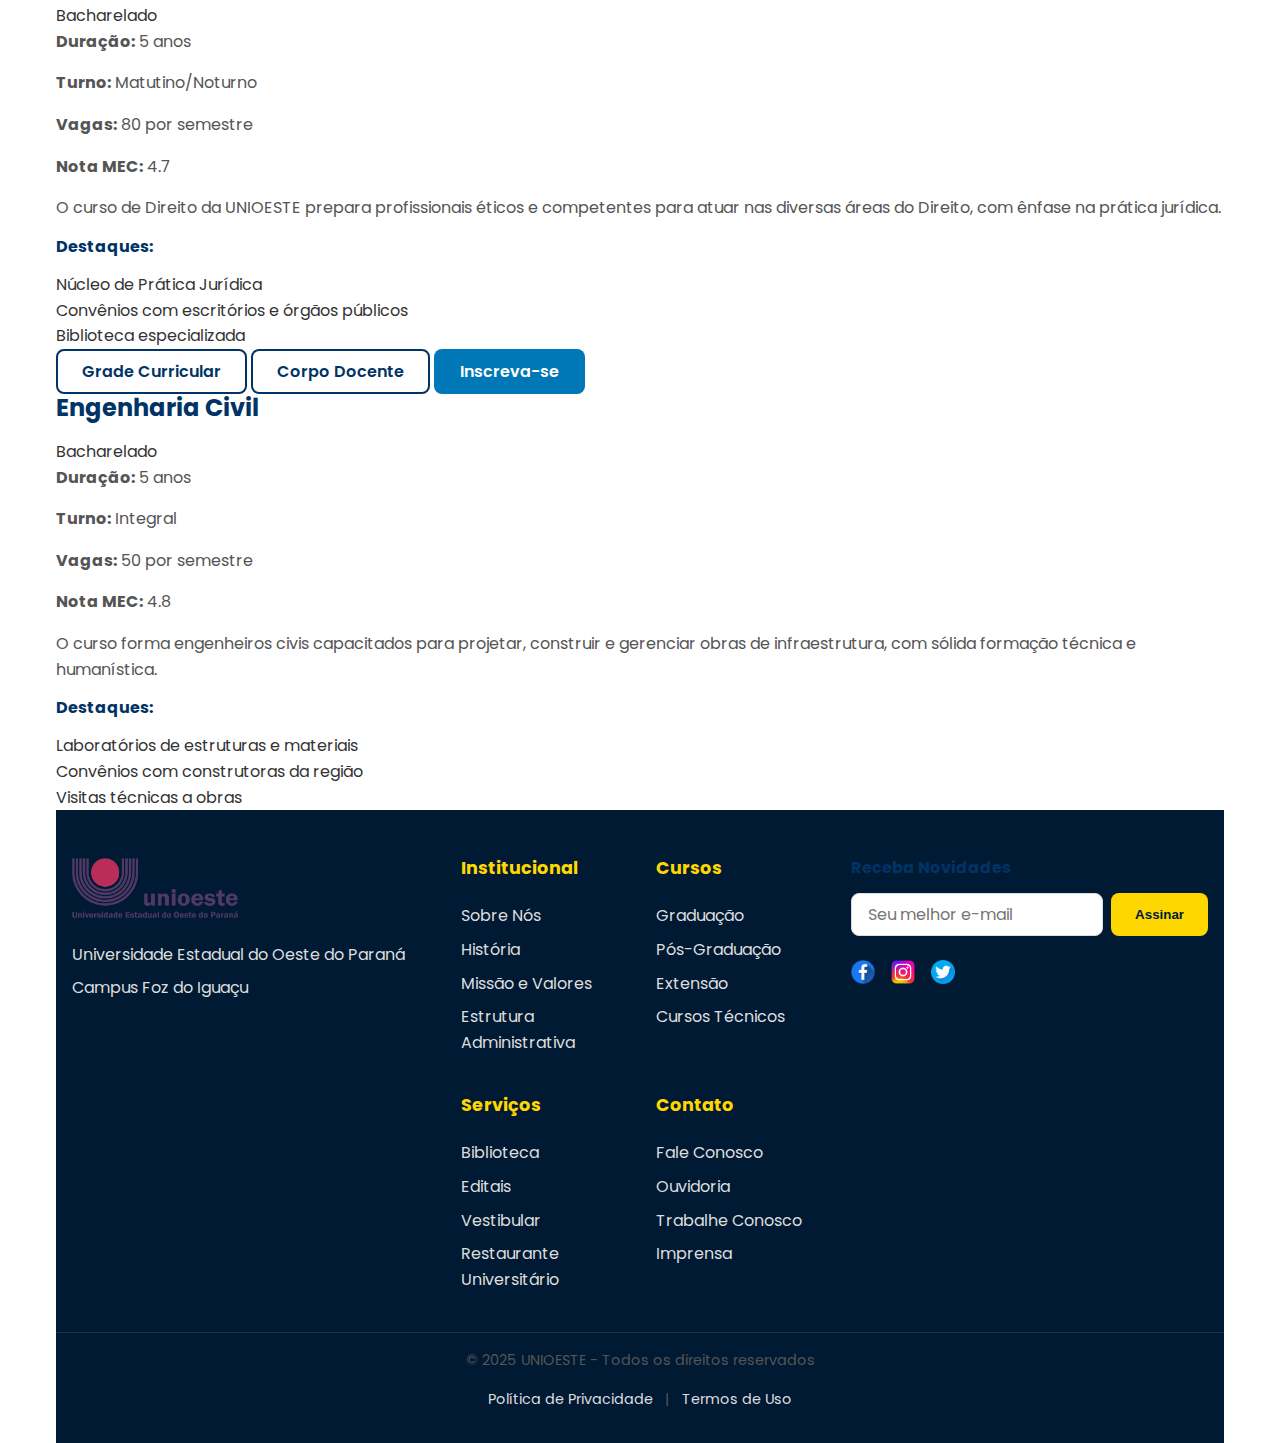
<file: graduacao.html>
<!DOCTYPE html>
<html lang="pt-BR">
<head>
    <meta charset="UTF-8">
    <meta name="viewport" content="width=device-width, initial-scale=1.0">
    <title>Cursos de Graduação - UNIOESTE Foz do Iguaçu</title>
    <link rel="stylesheet" href="css/graduacao.css">
    <link rel="preconnect" href="https://fonts.googleapis.com">
    <link rel="preconnect" href="https://fonts.gstatic.com" crossorigin>
    <link href="https://fonts.googleapis.com/css2?family=Poppins:wght@300;400;500;600;700&display=swap" rel="stylesheet">
</head>
<body>
    <header class="main-header">
        <div class="container header-content">
            <div class="logo">
                <a href="index.html"><img src="assets/logo-unioeste-png-rgb.webp" alt="Logo Unioeste"></a>
            </div>
        
            <!-- Botão Hamburguer - ESSA PARTE É NOVA -->
            <button class="hamburger" id="hamburger" aria-label="Menu">
                <span class="hamburger-box">
                    <span class="hamburger-inner"></span>
                </span>
            </button>
        
            <nav class="main-nav" id="mainNav">
                <ul>
                    <li><a href="index.html">Home</a></li>
                    <li><a href="cursos.html">Cursos</a></li>
                    <li><a href="unidades.html">Unidades</a></li>
                    <li><a href="contato.html">Contato</a></li>
                    <li>
                        <a href="vestibular.html" class="cta-button">Inscreva-se</a>
                    </li>
                </ul>
            </nav>
        </div>
    </header>

    <main class="container">
        <section class="page-header">
            <h1>Cursos de Graduação</h1>
            <nav class="breadcrumb">
                <a href="index.html">Home</a> > <a href="cursos.html">Cursos</a> > <span>Graduação</span>
            </nav>
        </section>

        <section class="courses-filter">
            <h2>Nossos Cursos</h2>
            <div class="filter-options">
                <div class="filter-group">
                    <label for="area">Área:</label>
                    <select id="area">
                        <option value="all">Todas as Áreas</option>
                        <option value="exatas">Ciências Exatas</option>
                        <option value="humanas">Ciências Humanas</option>
                        <option value="saude">Ciências da Saúde</option>
                    </select>
                </div>
                <div class="filter-group">
                    <label for="shift">Turno:</label>
                    <select id="shift">
                        <option value="all">Todos os Turnos</option>
                        <option value="morning">Matutino</option>
                        <option value="afternoon">Vespertino</option>
                        <option value="night">Noturno</option>
                        <option value="integral">Integral</option>
                    </select>
                </div>
                <div class="filter-group">
                    <label for="degree">Titulação:</label>
                    <select id="degree">
                        <option value="all">Todas</option>
                        <option value="bacharelado">Bacharelado</option>
                        <option value="licenciatura">Licenciatura</option>
                        <option value="tecnologico">Tecnológico</option>
                    </select>
                </div>
                <button class="btn-secondary">Filtrar</button>
            </div>
        </section>

        <section class="courses-list">
            <div class="course-detail" id="administracao">
                <div class="course-header">
                    <h3>Administração</h3>
                    <span class="course-badge bacharelado">Bacharelado</span>
                </div>
                <div class="course-content">
                    <div class="course-info">
                        <p><strong>Duração:</strong> 4 anos</p>
                        <p><strong>Turno:</strong> Matutino/Noturno</p>
                        <p><strong>Vagas:</strong> 60 por semestre</p>
                        <p><strong>Nota MEC:</strong> 4.5</p>
                    </div>
                    <div class="course-description">
                        <p>O curso de Administração da UNIOESTE forma profissionais capazes de gerenciar organizações públicas e privadas, com visão estratégica e capacidade de liderança.</p>
                        <h4>Destaques:</h4>
                        <ul>
                            <li>Corpo docente com mestres e doutores</li>
                            <li>Parcerias com empresas locais</li>
                            <li>Laboratório de práticas gerenciais</li>
                        </ul>
                    </div>
                </div>
                <div class="course-actions">
                    <a href="#" class="btn-secondary">Grade Curricular</a>
                    <a href="#" class="btn-secondary">Corpo Docente</a>
                    <a href="vestibular.html" class="btn-primary">Inscreva-se</a>
                </div>
            </div>

            <div class="course-detail" id="computacao">
                <div class="course-header">
                    <h3>Ciência da Computação</h3>
                    <span class="course-badge bacharelado">Bacharelado</span>
                </div>
                <div class="course-content">
                    <div class="course-info">
                        <p><strong>Duração:</strong> 4 anos</p>
                        <p><strong>Turno:</strong> Integral</p>
                        <p><strong>Vagas:</strong> 40 por semestre</p>
                        <p><strong>Nota MEC:</strong> 5.0</p>
                    </div>
                    <div class="course-description">
                        <p>O curso forma profissionais capacitados para atuar no desenvolvimento de sistemas, inteligência artificial, banco de dados e outras áreas da computação.</p>
                        <h4>Destaques:</h4>
                        <ul>
                            <li>Laboratórios de última geração</li>
                            <li>Parceria com empresas de tecnologia</li>
                            <li>Programa de incubação de startups</li>
                        </ul>
                    </div>
                </div>
                <div class="course-actions">
                    <a href="#" class="btn-secondary">Grade Curricular</a>
                    <a href="#" class="btn-secondary">Corpo Docente</a>
                    <a href="vestibular.html" class="btn-primary">Inscreva-se</a>
                </div>
            </div>

            <div class="course-detail" id="direito">
                <div class="course-header">
                    <h3>Direito</h3>
                    <span class="course-badge bacharelado">Bacharelado</span>
                </div>
                <div class="course-content">
                    <div class="course-info">
                        <p><strong>Duração:</strong> 5 anos</p>
                        <p><strong>Turno:</strong> Matutino/Noturno</p>
                        <p><strong>Vagas:</strong> 80 por semestre</p>
                        <p><strong>Nota MEC:</strong> 4.7</p>
                    </div>
                    <div class="course-description">
                        <p>O curso de Direito da UNIOESTE prepara profissionais éticos e competentes para atuar nas diversas áreas do Direito, com ênfase na prática jurídica.</p>
                        <h4>Destaques:</h4>
                        <ul>
                            <li>Núcleo de Prática Jurídica</li>
                            <li>Convênios com escritórios e órgãos públicos</li>
                            <li>Biblioteca especializada</li>
                        </ul>
                    </div>
                </div>
                <div class="course-actions">
                    <a href="#" class="btn-secondary">Grade Curricular</a>
                    <a href="#" class="btn-secondary">Corpo Docente</a>
                    <a href="vestibular.html" class="btn-primary">Inscreva-se</a>
                </div>
            </div>

            <div class="course-detail" id="engenharia">
                <div class="course-header">
                    <h3>Engenharia Civil</h3>
                    <span class="course-badge bacharelado">Bacharelado</span>
                </div>
                <div class="course-content">
                    <div class="course-info">
                        <p><strong>Duração:</strong> 5 anos</p>
                        <p><strong>Turno:</strong> Integral</p>
                        <p><strong>Vagas:</strong> 50 por semestre</p>
                        <p><strong>Nota MEC:</strong> 4.8</p>
                    </div>
                    <div class="course-description">
                        <p>O curso forma engenheiros civis capacitados para projetar, construir e gerenciar obras de infraestrutura, com sólida formação técnica e humanística.</p>
                        <h4>Destaques:</h4>
                        <ul>
                            <li>Laboratórios de estruturas e materiais</li>
                            <li>Convênios com construtoras da região</li>
                            <li>Visitas técnicas a obras</li>
                        </ul>
                        <footer class="main-footer">
                            <div class="container footer-content">
                                <div class="footer-logo">
                                    <a href="index.html"><img src="assets/logo-unioeste-png-rgb.webp" alt="Logo Unioeste"></a>
                                    <p>Universidade Estadual do Oeste do Paraná</p>
                                    <p>Campus Foz do Iguaçu</p>
                                </div>
                                <div class="footer-links">
                                    <div class="column">
                                        <h4>Institucional</h4>
                                        <ul>
                                            <li><a href="sobre.html">Sobre Nós</a></li>
                                            <li><a href="#">História</a></li>
                                            <li><a href="#">Missão e Valores</a></li>
                                            <li><a href="#">Estrutura Administrativa</a></li>
                                        </ul>
                                    </div>
                                    <div class="column">
                                        <h4>Cursos</h4>
                                        <ul>
                                            <li><a href="graduacao.html">Graduação</a></li>
                                            <li><a href="pos-graduacao.html">Pós-Graduação</a></li>
                                            <li><a href="extensao.html">Extensão</a></li>
                                            <li><a href="#">Cursos Técnicos</a></li>
                                        </ul>
                                    </div>
                                    <div class="column">
                                        <h4>Serviços</h4>
                                        <ul>
                                            <li><a href="biblioteca.html">Biblioteca</a></li>
                                            <li><a href="editais.html">Editais</a></li>
                                            <li><a href="vestibular.html">Vestibular</a></li>
                                            <li><a href="#">Restaurante Universitário</a></li>
                                        </ul>
                                    </div>
                                    <div class="column">
                                        <h4>Contato</h4>
                                        <ul>
                                            <li><a href="contato.html">Fale Conosco</a></li>
                                            <li><a href="funciona.html">Ouvidoria</a></li>
                                            <li><a href="#">Trabalhe Conosco</a></li>
                                            <li><a href="#">Imprensa</a></li>
                                        </ul>
                                    </div>
                                </div>
                                <div class="newsletter-signup">
                                    <h4>Receba Novidades</h4>
                                    <form>
                                        <input type="email" placeholder="Seu melhor e-mail" required>
                                        <button type="submit">Assinar</button>
                                    </form>
                                    <div class="social-icons">
                                        <a href="#"><img src="assets/icone-facebook.png" alt="Facebook"></a>
                                        <a href="#"><img src="assets/icone-instagram.png" alt="Instagram"></a>
                                        <a href="#"><img src="assets/icone-twitter.png" alt="Twitter"></a>
                                    </div>
                                </div>
                            </div>
                            <div class="container copyright">
                                <p>&copy; 2025 UNIOESTE - Todos os direitos reservados</p>
                                <p><a href="#">Política de Privacidade</a> | <a href="#">Termos de Uso</a></p>
                            </div>
                            </footer>
    
                        <script src="js/script.js"></script>
    </body>
</html>
</file>
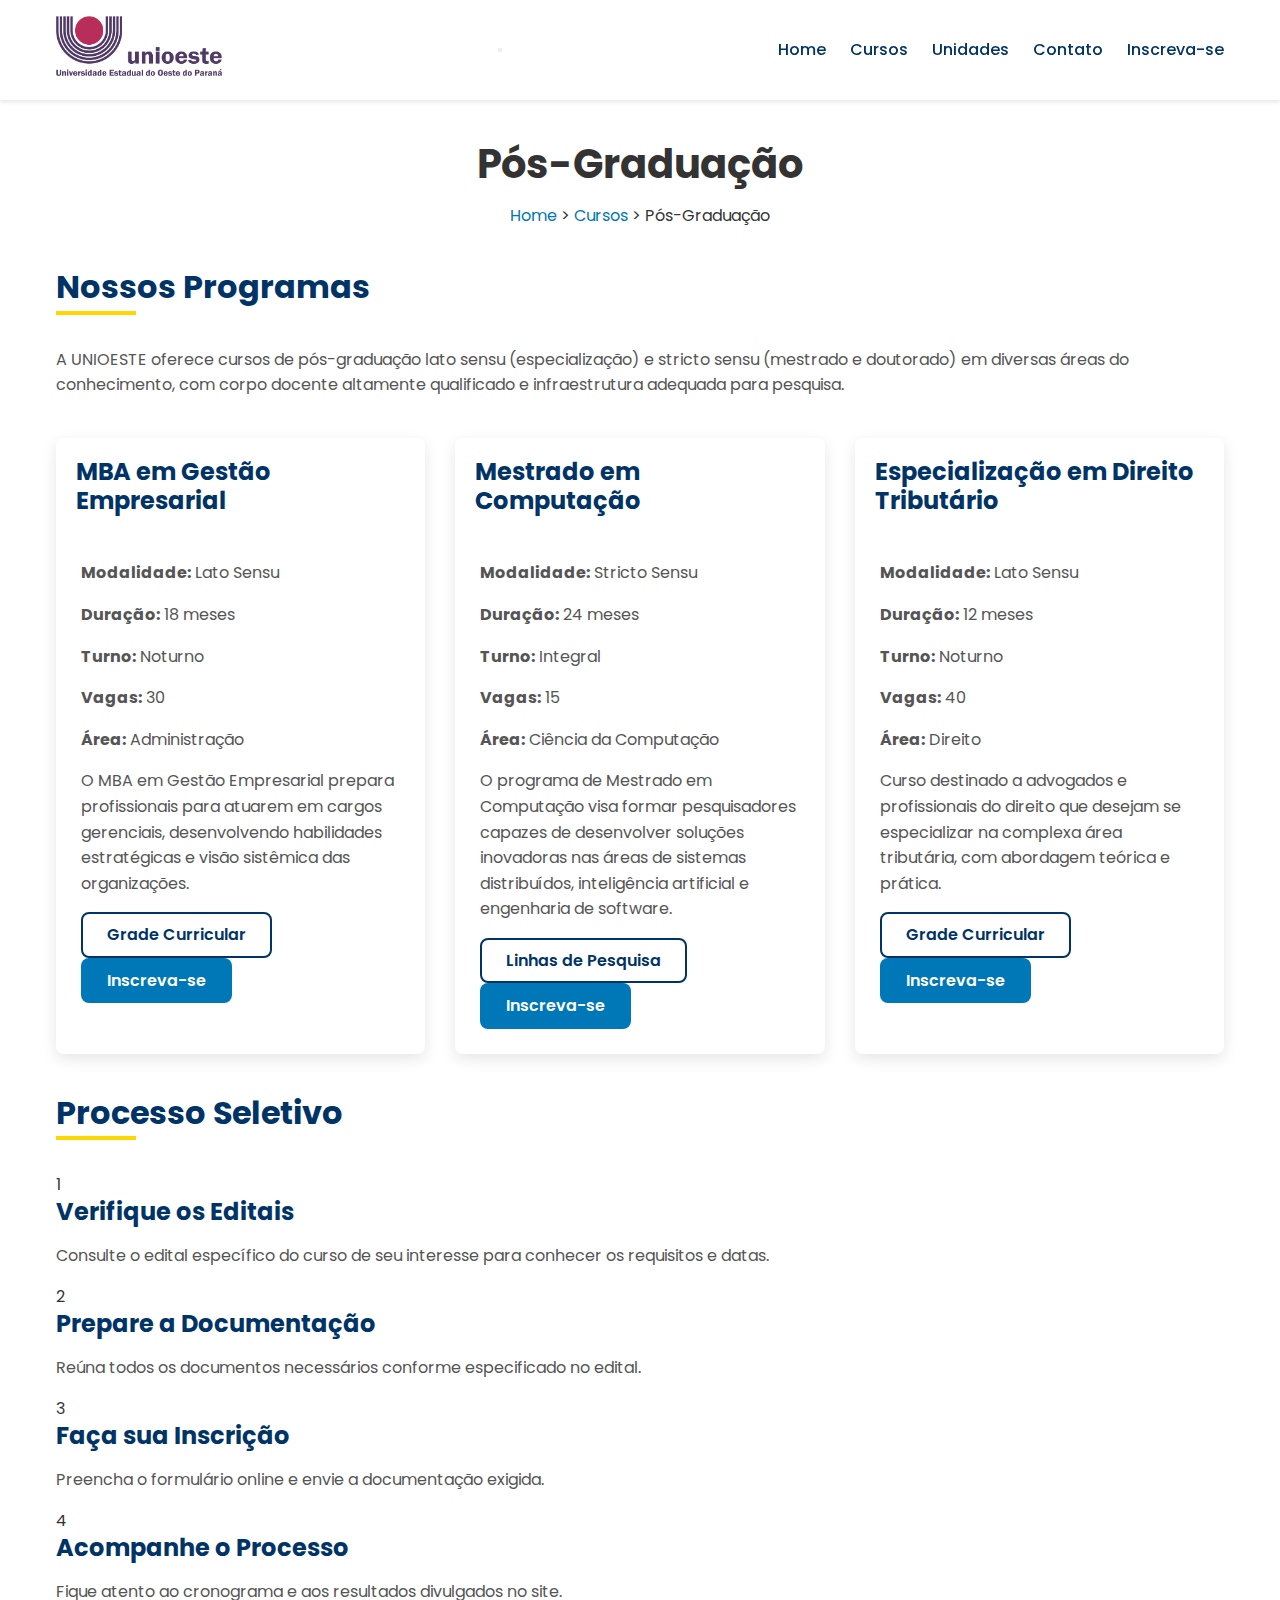
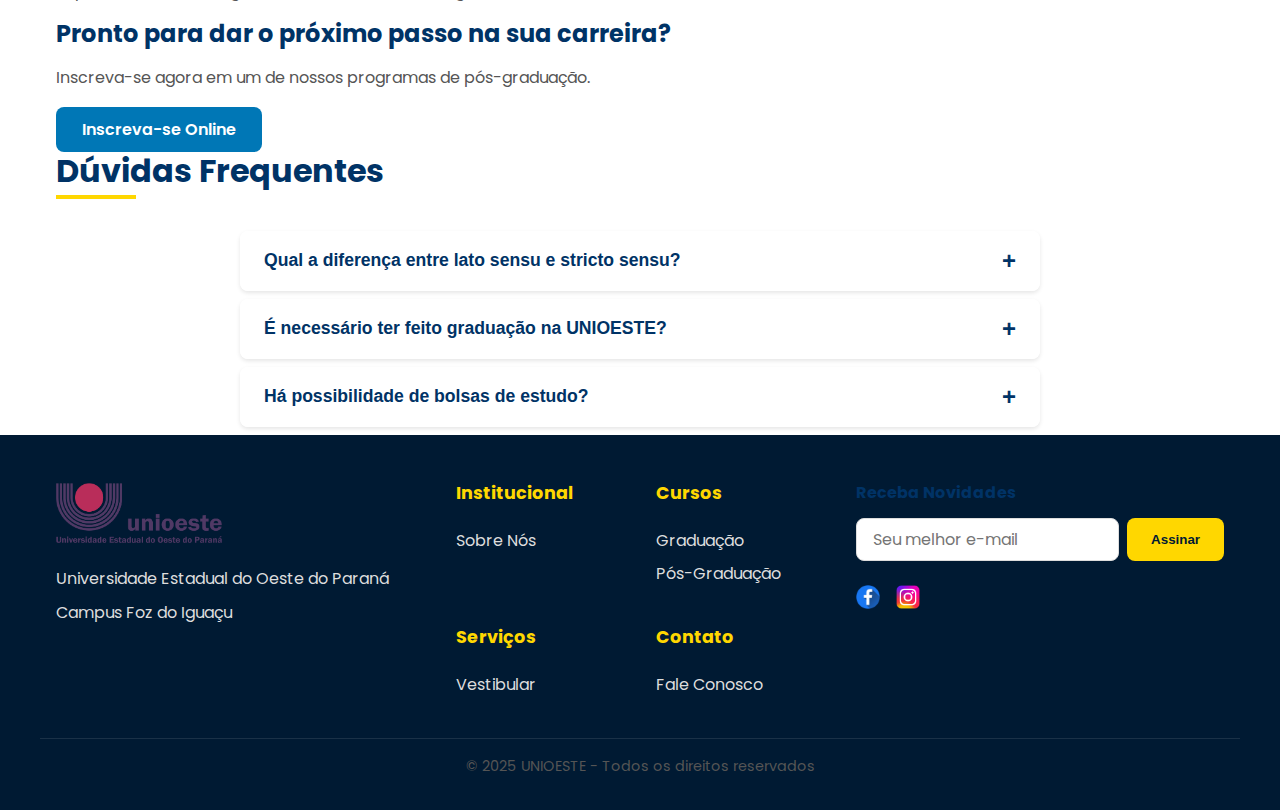
<file: pos-graduacao.html>
<!DOCTYPE html>
<html lang="pt-BR">

<head>
    <meta charset="UTF-8">
    <meta name="viewport" content="width=device-width, initial-scale=1.0">
    <title>Pós-Graduação - UNIOESTE Foz do Iguaçu</title>
    <link rel="stylesheet" href="css/pos-graduacao.css">
    <link rel="preconnect" href="https://fonts.googleapis.com">
    <link rel="preconnect" href="https://fonts.gstatic.com" crossorigin>
    <link href="https://fonts.googleapis.com/css2?family=Poppins:wght@300;400;500;600;700&display=swap"
        rel="stylesheet">
</head>

<body>
    <header class="main-header">
        <div class="container header-content">
            <div class="logo">
                <a href="index.html"><img src="assets/logo-unioeste-png-rgb.webp" alt="Logo Unioeste"></a>
            </div>

            <!-- Botão Hamburguer - ESSA PARTE É NOVA -->
            <button class="hamburger" id="hamburger" aria-label="Menu">
                <span class="hamburger-box">
                    <span class="hamburger-inner"></span>
                </span>
            </button>

            <nav class="main-nav" id="mainNav">
                <ul>
                    <li><a href="index.html">Home</a></li>
                    <li><a href="cursos.html">Cursos</a></li>
                    <li><a href="unidades.html">Unidades</a></li>
                    <li><a href="contato.html">Contato</a></li>
                    <li>
                        <a href="vestibular.html" class="cta-button">Inscreva-se</a>
                    </li>
                </ul>
            </nav>
        </div>
    </header>

    <main class="container">
        <section class="page-header">
            <h1>Pós-Graduação</h1>
            <nav class="breadcrumb">
                <a href="index.html">Home</a> > <a href="cursos.html">Cursos</a> > <span>Pós-Graduação</span>
            </nav>
        </section>

        <section class="section">
            <h2>Nossos Programas</h2>
            <p>A UNIOESTE oferece cursos de pós-graduação lato sensu (especialização) e stricto sensu (mestrado e
                doutorado) em diversas áreas do conhecimento, com corpo docente altamente qualificado e infraestrutura
                adequada para pesquisa.</p>

            <div class="pos-courses">
                <div class="pos-course">
                    <div class="pos-course-header">
                        <h3>MBA em Gestão Empresarial</h3>
                    </div>
                    <div class="pos-course-body">
                        <div class="pos-course-info">
                            <p><strong>Modalidade:</strong> Lato Sensu</p>
                            <p><strong>Duração:</strong> 18 meses</p>
                            <p><strong>Turno:</strong> Noturno</p>
                            <p><strong>Vagas:</strong> 30</p>
                            <p><strong>Área:</strong> Administração</p>
                        </div>
                        <p>O MBA em Gestão Empresarial prepara profissionais para atuarem em cargos gerenciais,
                            desenvolvendo habilidades estratégicas e visão sistêmica das organizações.</p>
                        <div class="pos-course-actions">
                            <a href="funciona.html" class="btn-secondary">Grade Curricular</a>
                            <a href="#inscricao" class="btn-primary">Inscreva-se</a>
                        </div>
                    </div>
                </div>

                <div class="pos-course">
                    <div class="pos-course-header">
                        <h3>Mestrado em Computação</h3>
                    </div>
                    <div class="pos-course-body">
                        <div class="pos-course-info">
                            <p><strong>Modalidade:</strong> Stricto Sensu</p>
                            <p><strong>Duração:</strong> 24 meses</p>
                            <p><strong>Turno:</strong> Integral</p>
                            <p><strong>Vagas:</strong> 15</p>
                            <p><strong>Área:</strong> Ciência da Computação</p>
                        </div>
                        <p>O programa de Mestrado em Computação visa formar pesquisadores capazes de desenvolver
                            soluções inovadoras nas áreas de sistemas distribuídos, inteligência artificial e engenharia
                            de software.</p>
                        <div class="pos-course-actions">
                            <a href="funciona.html" class="btn-secondary">Linhas de Pesquisa</a>
                            <a href="#inscricao" class="btn-primary">Inscreva-se</a>
                        </div>
                    </div>
                </div>

                <div class="pos-course">
                    <div class="pos-course-header">
                        <h3>Especialização em Direito Tributário</h3>
                    </div>
                    <div class="pos-course-body">
                        <div class="pos-course-info">
                            <p><strong>Modalidade:</strong> Lato Sensu</p>
                            <p><strong>Duração:</strong> 12 meses</p>
                            <p><strong>Turno:</strong> Noturno</p>
                            <p><strong>Vagas:</strong> 40</p>
                            <p><strong>Área:</strong> Direito</p>
                        </div>
                        <p>Curso destinado a advogados e profissionais do direito que desejam se especializar na
                            complexa área tributária, com abordagem teórica e prática.</p>
                        <div class="pos-course-actions">
                            <a href="funciona.html" class="btn-secondary">Grade Curricular</a>
                            <a href="#inscricao" class="btn-primary">Inscreva-se</a>
                        </div>
                    </div>
                </div>
            </div>
        </section>

        <section class="section" id="inscricao">
            <h2>Processo Seletivo</h2>
            <div class="steps-grid">
                <div class="step">
                    <div class="step-number">1</div>
                    <h3>Verifique os Editais</h3>
                    <p>Consulte o edital específico do curso de seu interesse para conhecer os requisitos e datas.</p>
                </div>
                <div class="step">
                    <div class="step-number">2</div>
                    <h3>Prepare a Documentação</h3>
                    <p>Reúna todos os documentos necessários conforme especificado no edital.</p>
                </div>
                <div class="step">
                    <div class="step-number">3</div>
                    <h3>Faça sua Inscrição</h3>
                    <p>Preencha o formulário online e envie a documentação exigida.</p>
                </div>
                <div class="step">
                    <div class="step-number">4</div>
                    <h3>Acompanhe o Processo</h3>
                    <p>Fique atento ao cronograma e aos resultados divulgados no site.</p>
                </div>
            </div>

            <div class="cta-box">
                <h3>Pronto para dar o próximo passo na sua carreira?</h3>
                <p>Inscreva-se agora em um de nossos programas de pós-graduação.</p>
                <a href="vestibular.html" class="btn-primary">Inscreva-se Online</a>
            </div>
        </section>

        <section class="section">
            <h2>Dúvidas Frequentes</h2>
            <div class="faq-items">
                <div class="faq-item">
                    <button class="faq-question">Qual a diferença entre lato sensu e stricto sensu?
                        <span class="faq-icon">+</span>
                    </button>
                    <div class="faq-answer">
                        <p>Lato sensu são cursos de especialização com foco no mercado de trabalho, enquanto stricto
                            sensu (mestrado e doutorado) são programas acadêmicos com foco em pesquisa.</p>
                    </div>
                </div>

                <div class="faq-item">
                    <button class="faq-question">É necessário ter feito graduação na UNIOESTE?
                        <span class="faq-icon">+</span>
                    </button>
                    <div class="faq-answer">
                        <p>Não, aceitamos candidatos formados em qualquer instituição de ensino superior reconhecida
                            pelo MEC.</p>
                    </div>
                </div>

                <div class="faq-item">
                    <button class="faq-question">Há possibilidade de bolsas de estudo?
                        <span class="faq-icon">+</span>
                    </button>
                    <div class="faq-answer">
                        <p>Sim, oferecemos bolsas através de programas como CAPES e CNPq, além de bolsas institucionais.
                        </p>
                    </div>
                </div>
            </div>
        </section>
    </main>

    <footer class="main-footer">
        <div class="container footer-content">
            <div class="footer-logo">
                <a href="index.html"><img src="assets/logo-unioeste-png-rgb.webp" alt="Logo Unioeste"></a>
                <p>Universidade Estadual do Oeste do Paraná</p>
                <p>Campus Foz do Iguaçu</p>
            </div>
            <div class="footer-links">
                <div class="column">
                    <h4>Institucional</h4>
                    <ul>
                        <li><a href="sobre.html">Sobre Nós</a></li>
                    </ul>
                </div>
                <div class="column">
                    <h4>Cursos</h4>
                    <ul>
                        <li><a href="graduacao.html">Graduação</a></li>
                        <li><a href="pos-graduacao.html">Pós-Graduação</a></li>
                    </ul>
                </div>
                <div class="column">
                    <h4>Serviços</h4>
                    <ul>
                        <li><a href="vestibular.html">Vestibular</a></li>
                    </ul>
                </div>
                <div class="column">
                    <h4>Contato</h4>
                    <ul>
                        <li><a href="contato.html">Fale Conosco</a></li>
                    </ul>
                </div>
            </div>
            <div class="newsletter-signup">
                <h4>Receba Novidades</h4>
                <form>
                    <input type="email" placeholder="Seu melhor e-mail" required>
                    <button type="submit">Assinar</button>
                </form>
                <div class="social-icons">
                    <a href="https://www.facebook.com/unioestecamfoz/"><img src="assets/icone-facebook.png"
                            alt="Facebook"></a>
                    <a href="https://www.instagram.com/unioestecampfoz/"><img src="assets/icone-instagram.png"
                            alt="Instagram"></a>
                </div>
            </div>
        </div>
        <div class="container copyright">
            <p>&copy; 2025 UNIOESTE - Todos os direitos reservados</p>
        </div>
    </footer>

    <script src="js/script.js"></script>
</body>

</html>
</file>
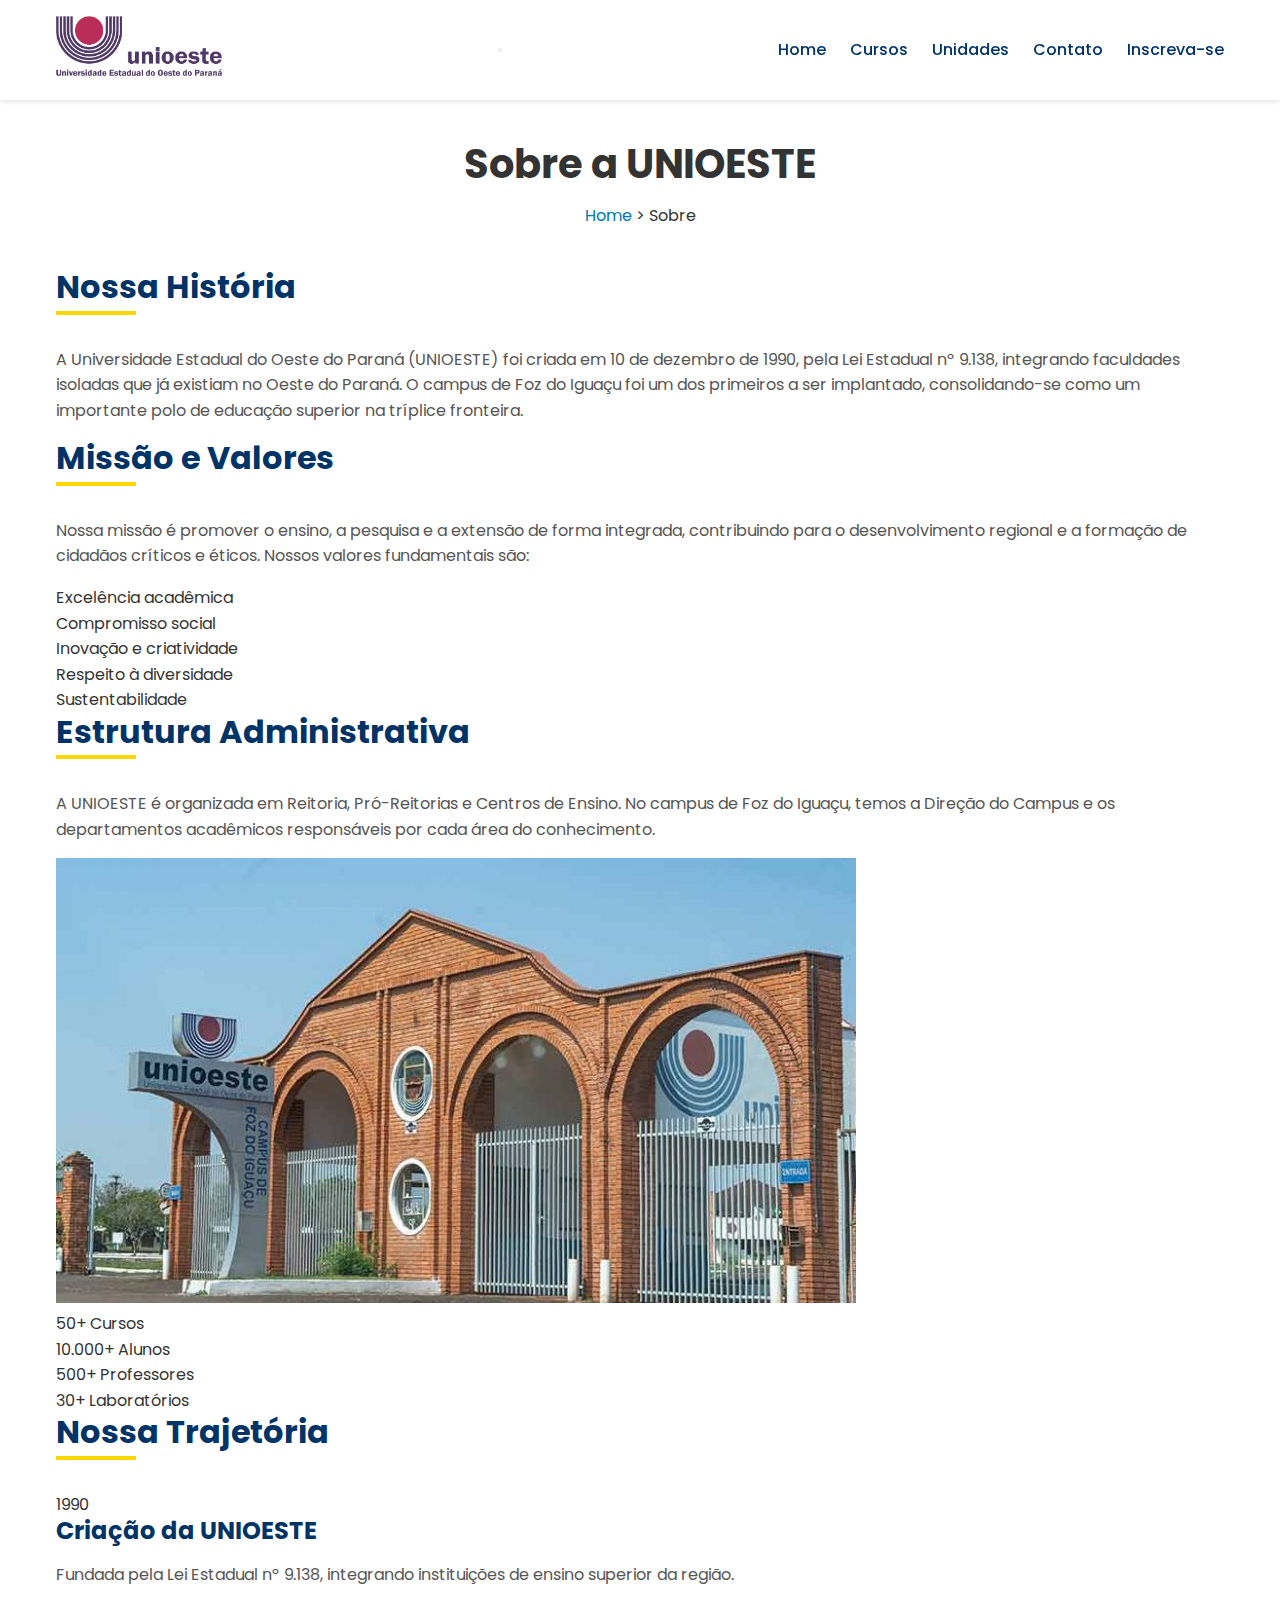
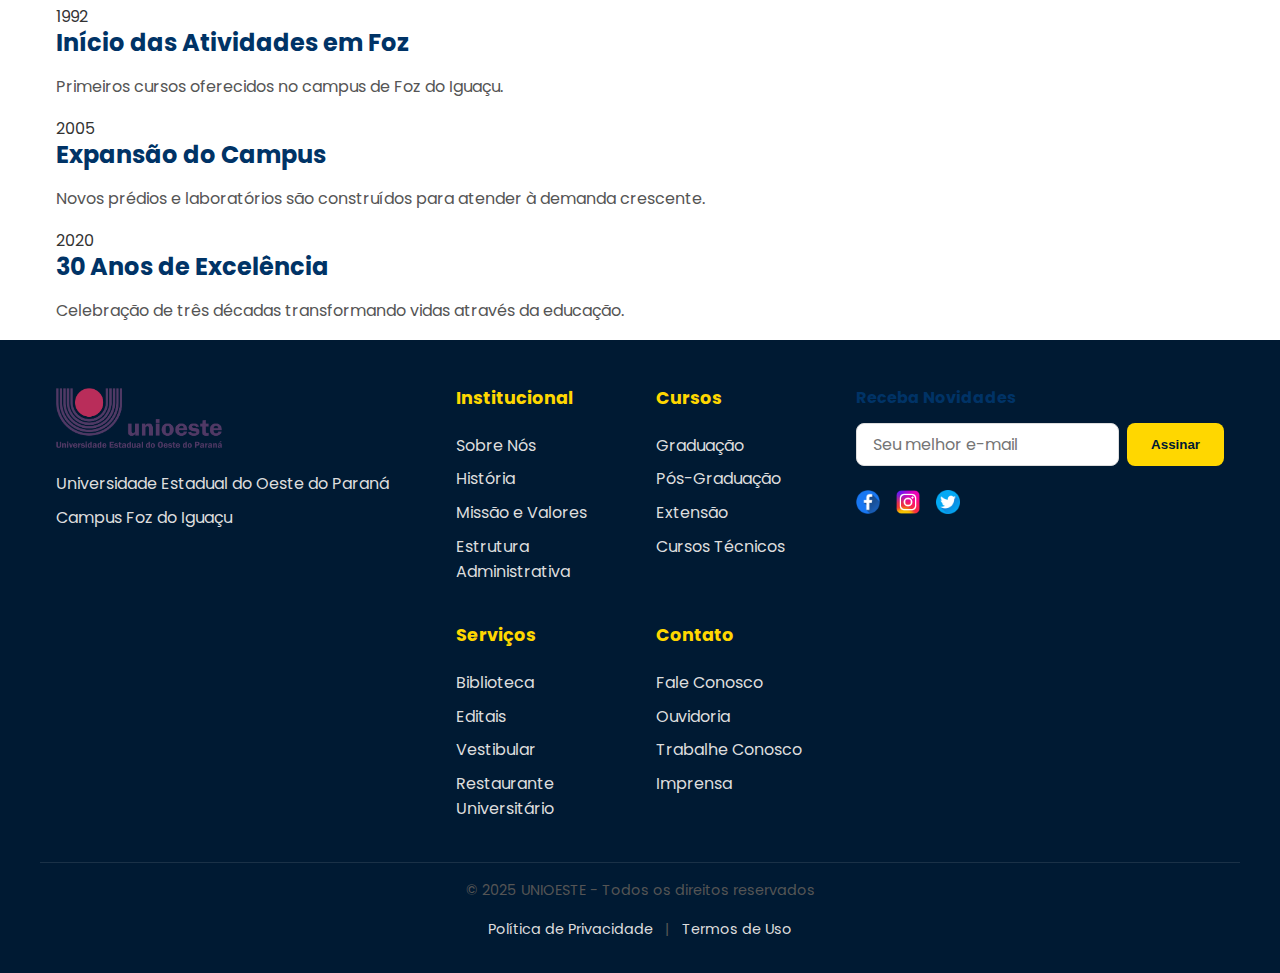
<file: sobre.html>
<!DOCTYPE html>
<html lang="pt-BR">
<head>
    <meta charset="UTF-8">
    <meta name="viewport" content="width=device-width, initial-scale=1.0">
    <title>Sobre a UNIOESTE - Foz do Iguaçu</title>
    <link rel="stylesheet" href="css/sobre.css">
    <link rel="preconnect" href="https://fonts.googleapis.com">
    <link rel="preconnect" href="https://fonts.gstatic.com" crossorigin>
    <link href="https://fonts.googleapis.com/css2?family=Poppins:wght@300;400;500;600;700&display=swap" rel="stylesheet">
</head>
<body>
    <header class="main-header">
        <div class="container header-content">
            <div class="logo">
                <a href="index.html"><img src="assets/logo-unioeste-png-rgb.webp" alt="Logo Unioeste"></a>
            </div>
        
            <!-- Botão Hamburguer - ESSA PARTE É NOVA -->
            <button class="hamburger" id="hamburger" aria-label="Menu">
                <span class="hamburger-box">
                    <span class="hamburger-inner"></span>
                </span>
            </button>
        
            <nav class="main-nav" id="mainNav">
                <ul>
                    <li><a href="index.html">Home</a></li>
                    <li><a href="cursos.html">Cursos</a></li>
                    <li><a href="unidades.html">Unidades</a></li>
                    <li><a href="contato.html">Contato</a></li>
                    <li>
                        <a href="vestibular.html" class="cta-button">Inscreva-se</a>
                    </li>
                </ul>
            </nav>
        </div>
    </header>

    <main class="container">
        <section class="page-header">
            <h1>Sobre a UNIOESTE</h1>
            <nav class="breadcrumb">
                <a href="index.html">Home</a> > <span>Sobre</span>
            </nav>
        </section>

        <section class="about-section">
            <div class="about-content">
                <div class="about-text">
                    <h2>Nossa História</h2>
                    <p>A Universidade Estadual do Oeste do Paraná (UNIOESTE) foi criada em 10 de dezembro de 1990, pela Lei Estadual nº 9.138, integrando faculdades isoladas que já existiam no Oeste do Paraná. O campus de Foz do Iguaçu foi um dos primeiros a ser implantado, consolidando-se como um importante polo de educação superior na tríplice fronteira.</p>
                    
                    <h2>Missão e Valores</h2>
                    <p>Nossa missão é promover o ensino, a pesquisa e a extensão de forma integrada, contribuindo para o desenvolvimento regional e a formação de cidadãos críticos e éticos. Nossos valores fundamentais são:</p>
                    <ul class="values-list">
                        <li>Excelência acadêmica</li>
                        <li>Compromisso social</li>
                        <li>Inovação e criatividade</li>
                        <li>Respeito à diversidade</li>
                        <li>Sustentabilidade</li>
                    </ul>
                    
                    <h2>Estrutura Administrativa</h2>
                    <p>A UNIOESTE é organizada em Reitoria, Pró-Reitorias e Centros de Ensino. No campus de Foz do Iguaçu, temos a Direção do Campus e os departamentos acadêmicos responsáveis por cada área do conhecimento.</p>
                </div>
                <div class="about-image">
                    <img src="assets/fachada-unioeste.jpg" alt="Fachada da UNIOESTE">
                    <div class="stats-grid">
                        <div class="stat-item">
                            <span class="stat-number">50+</span>
                            <span class="stat-label">Cursos</span>
                        </div>
                        <div class="stat-item">
                            <span class="stat-number">10.000+</span>
                            <span class="stat-label">Alunos</span>
                        </div>
                        <div class="stat-item">
                            <span class="stat-number">500+</span>
                            <span class="stat-label">Professores</span>
                        </div>
                        <div class="stat-item">
                            <span class="stat-number">30+</span>
                            <span class="stat-label">Laboratórios</span>
                        </div>
                    </div>
                </div>
            </div>
        </section>

        <section class="timeline-section">
            <h2>Nossa Trajetória</h2>
            <div class="timeline">
                <div class="timeline-item">
                    <div class="timeline-year">1990</div>
                    <div class="timeline-content">
                        <h3>Criação da UNIOESTE</h3>
                        <p>Fundada pela Lei Estadual nº 9.138, integrando instituições de ensino superior da região.</p>
                    </div>
                </div>
                <div class="timeline-item">
                    <div class="timeline-year">1992</div>
                    <div class="timeline-content">
                        <h3>Início das Atividades em Foz</h3>
                        <p>Primeiros cursos oferecidos no campus de Foz do Iguaçu.</p>
                    </div>
                </div>
                <div class="timeline-item">
                    <div class="timeline-year">2005</div>
                    <div class="timeline-content">
                        <h3>Expansão do Campus</h3>
                        <p>Novos prédios e laboratórios são construídos para atender à demanda crescente.</p>
                    </div>
                </div>
                <div class="timeline-item">
                    <div class="timeline-year">2020</div>
                    <div class="timeline-content">
                        <h3>30 Anos de Excelência</h3>
                        <p>Celebração de três décadas transformando vidas através da educação.</p>
                    </div>
                </div>
            </div>
        </section>
    </main>

    <footer class="main-footer">
        <div class="container footer-content">
            <div class="footer-logo">
                <a href="index.html"><img src="assets/logo-unioeste-png-rgb.webp" alt="Logo Unioeste"></a>
                <p>Universidade Estadual do Oeste do Paraná</p>
                <p>Campus Foz do Iguaçu</p>
            </div>
            <div class="footer-links">
                <div class="column">
                    <h4>Institucional</h4>
                    <ul>
                        <li><a href="sobre.html">Sobre Nós</a></li>
                        <li><a href="#">História</a></li>
                        <li><a href="#">Missão e Valores</a></li>
                        <li><a href="#">Estrutura Administrativa</a></li>
                    </ul>
                </div>
                <div class="column">
                    <h4>Cursos</h4>
                    <ul>
                        <li><a href="graduacao.html">Graduação</a></li>
                        <li><a href="pos-graduacao.html">Pós-Graduação</a></li>
                        <li><a href="extensao.html">Extensão</a></li>
                        <li><a href="#">Cursos Técnicos</a></li>
                    </ul>
                </div>
                <div class="column">
                    <h4>Serviços</h4>
                    <ul>
                        <li><a href="biblioteca.html">Biblioteca</a></li>
                        <li><a href="editais.html">Editais</a></li>
                        <li><a href="vestibular.html">Vestibular</a></li>
                        <li><a href="#">Restaurante Universitário</a></li>
                    </ul>
                </div>
                <div class="column">
                    <h4>Contato</h4>
                    <ul>
                        <li><a href="contato.html">Fale Conosco</a></li>
                        <li><a href="funciona.html">Ouvidoria</a></li>
                        <li><a href="#">Trabalhe Conosco</a></li>
                        <li><a href="#">Imprensa</a></li>
                    </ul>
                </div>
            </div>
            <div class="newsletter-signup">
                <h4>Receba Novidades</h4>
                <form>
                    <input type="email" placeholder="Seu melhor e-mail" required>
                    <button type="submit">Assinar</button>
                </form>
                <div class="social-icons">
                    <a href="#"><img src="assets/icone-facebook.png" alt="Facebook"></a>
                    <a href="#"><img src="assets/icone-instagram.png" alt="Instagram"></a>
                    <a href="#"><img src="assets/icone-twitter.png" alt="Twitter"></a>
                </div>
            </div>
        </div>
        <div class="container copyright">
            <p>&copy; 2025 UNIOESTE - Todos os direitos reservados</p>
            <p><a href="#">Política de Privacidade</a> | <a href="#">Termos de Uso</a></p>
        </div>
    </footer>

    <script src="js/script.js"></script>
</body>
</html>
</file>
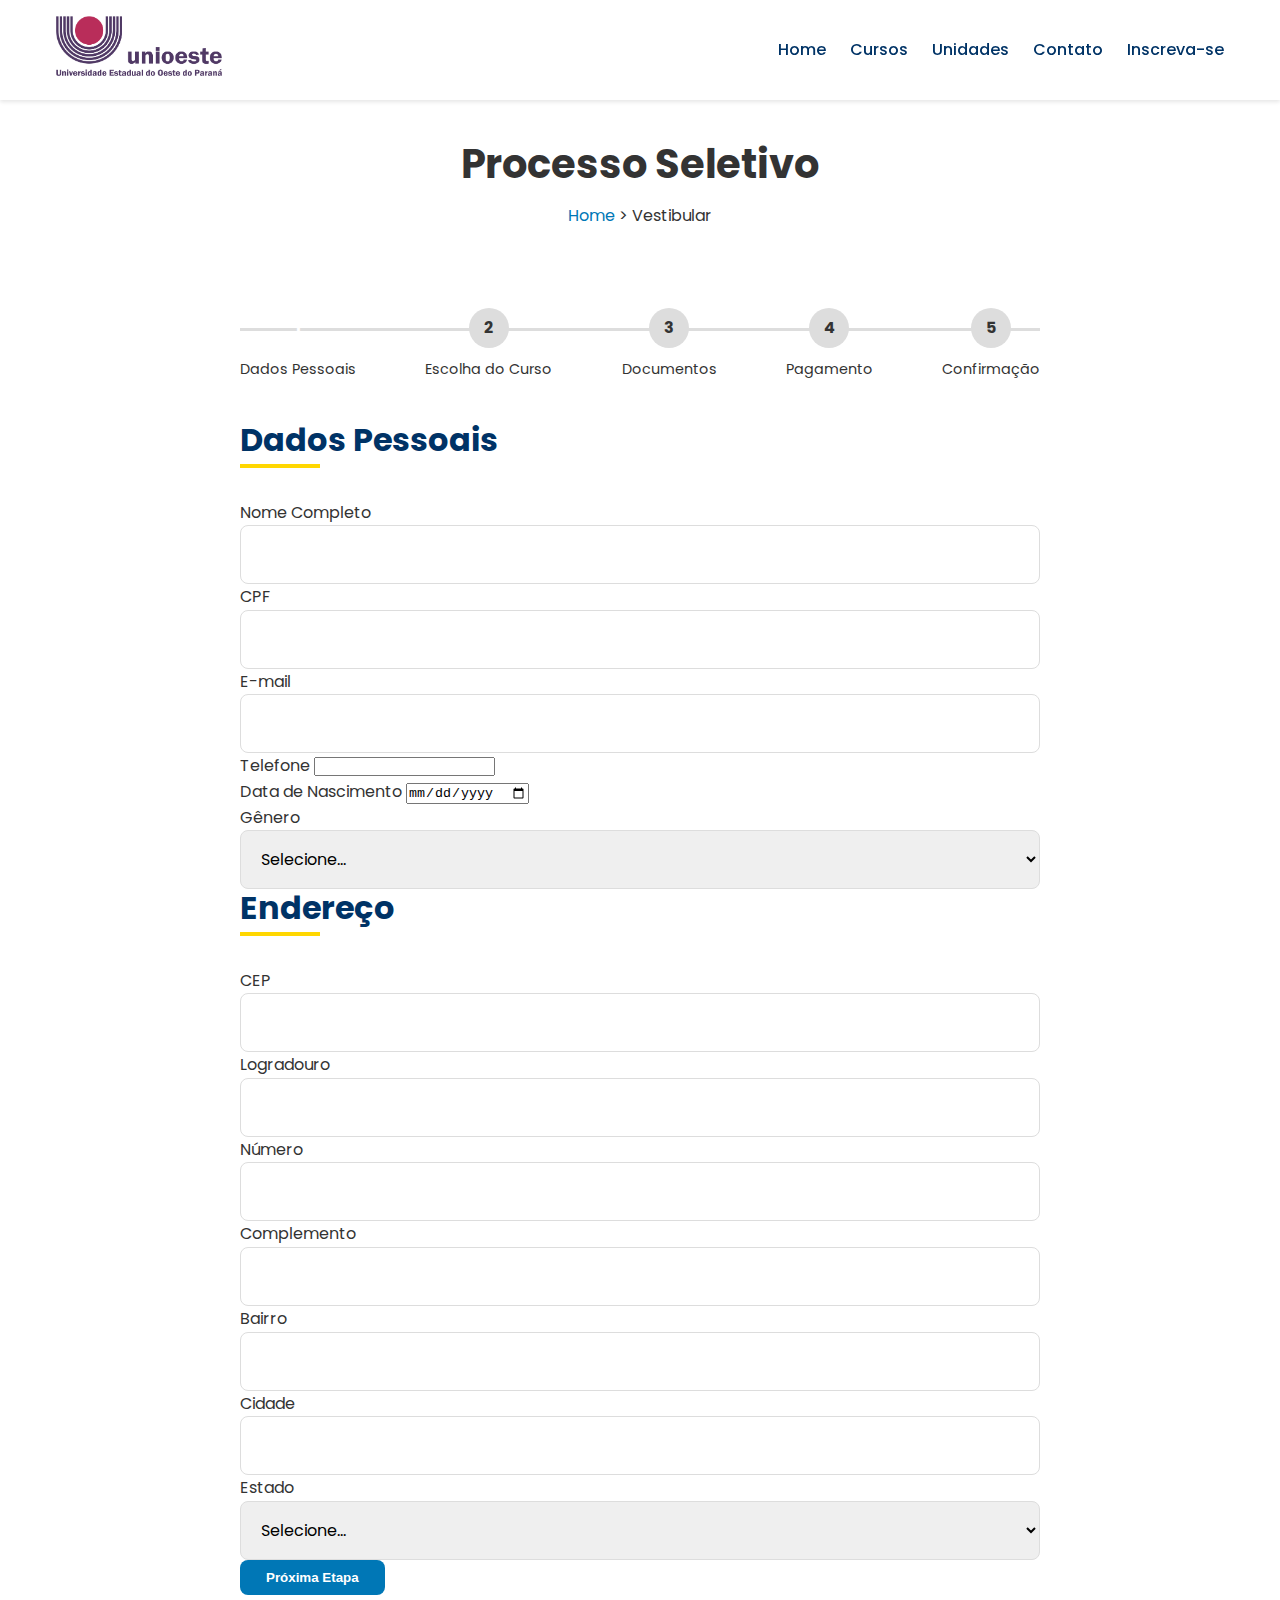
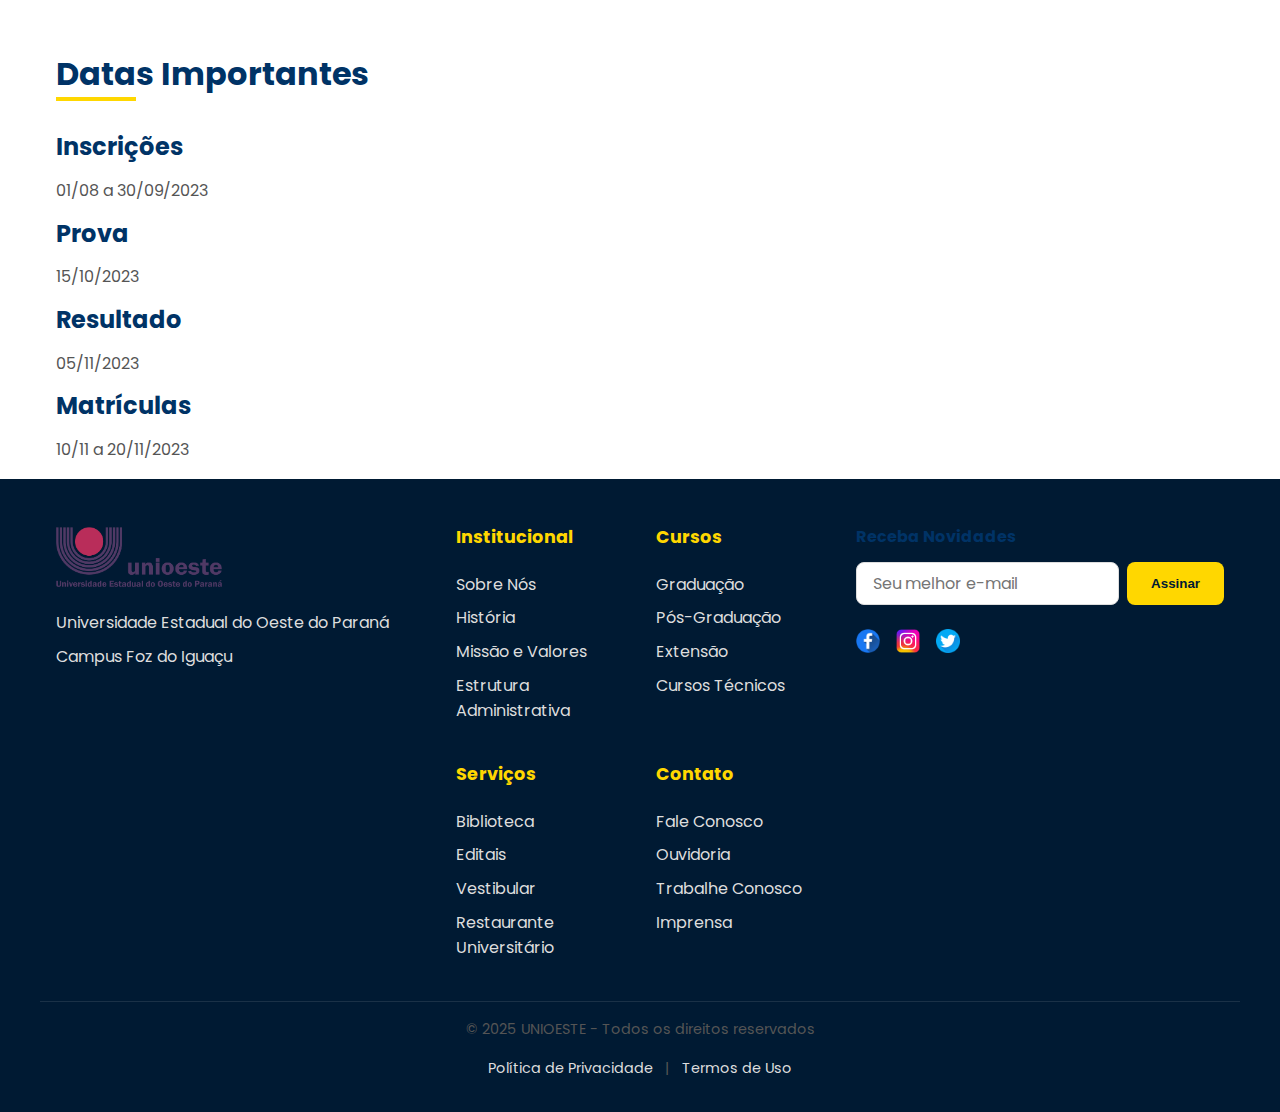
<file: vestibular.html>
<!DOCTYPE html>
<html lang="pt-BR">
<head>
    <meta charset="UTF-8">
    <meta name="viewport" content="width=device-width, initial-scale=1.0">
    <title>Vestibular - UNIOESTE Foz do Iguaçu</title>
    <link rel="stylesheet" href="style.css">
    <link rel="stylesheet" href="css/vestibular.css">
    <link href="https://fonts.googleapis.com/css2?family=Poppins:wght@300;400;500;600;700&display=swap" rel="stylesheet">
</head>
<body>
    <header class="main-header">
        <div class="container header-content">
            <div class="logo">
                <a href="index.html"><img src="assets/logo-unioeste-png-rgb.webp" alt="Logo Unioeste"></a>
            </div>
        
            <!-- Botão Hamburguer - ESSA PARTE É NOVA -->
            <button class="hamburger" id="hamburger" aria-label="Menu">
                <span class="hamburger-box">
                    <span class="hamburger-inner"></span>
                </span>
            </button>
        
            <nav class="main-nav" id="mainNav">
                <ul>
                    <li><a href="index.html">Home</a></li>
                    <li><a href="cursos.html">Cursos</a></li>
                    <li><a href="unidades.html">Unidades</a></li>
                    <li><a href="contato.html">Contato</a></li>
                    <li>
                        <a href="vestibular.html" class="cta-button">Inscreva-se</a>
                    </li>
                </ul>
            </nav>
        </div>
    </header>

    <main class="container">
        <section class="page-header">
            <h1>Processo Seletivo</h1>
            <nav class="breadcrumb">
                <a href="index.html">Home</a> > <span>Vestibular</span>
            </nav>
        </section>

        <section class="inscription-process">
            <div class="process-steps">
                <div class="step active">
                    <span class="step-number">1</span>
                    <span class="step-title">Dados Pessoais</span>
                </div>
                <div class="step">
                    <span class="step-number">2</span>
                    <span class="step-title">Escolha do Curso</span>
                </div>
                <div class="step">
                    <span class="step-number">3</span>
                    <span class="step-title">Documentos</span>
                </div>
                <div class="step">
                    <span class="step-number">4</span>
                    <span class="step-title">Pagamento</span>
                </div>
                <div class="step">
                    <span class="step-number">5</span>
                    <span class="step-title">Confirmação</span>
                </div>
            </div>

            <form class="inscription-form">
                <h2>Dados Pessoais</h2>
                
                <div class="form-row">
                    <div class="form-group">
                        <label for="name">Nome Completo</label>
                        <input type="text" id="name" name="name" required>
                    </div>
                    <div class="form-group">
                        <label for="cpf">CPF</label>
                        <input type="text" id="cpf" name="cpf" required>
                    </div>
                </div>

                <div class="form-row">
                    <div class="form-group">
                        <label for="email">E-mail</label>
                        <input type="email" id="email" name="email" required>
                    </div>
                    <div class="form-group">
                        <label for="phone">Telefone</label>
                        <input type="tel" id="phone" name="phone" required>
                    </div>
                </div>

                <div class="form-row">
                    <div class="form-group">
                        <label for="birthdate">Data de Nascimento</label>
                        <input type="date" id="birthdate" name="birthdate" required>
                    </div>
                    <div class="form-group">
                        <label for="gender">Gênero</label>
                        <select id="gender" name="gender">
                            <option value="">Selecione...</option>
                            <option value="feminino">Feminino</option>
                            <option value="masculino">Masculino</option>
                            <option value="outro">Outro</option>
                            <option value="nao_informar">Prefiro não informar</option>
                        </select>
                    </div>
                </div>

                <h2>Endereço</h2>
                
                <div class="form-group">
                    <label for="cep">CEP</label>
                    <input type="text" id="cep" name="cep" required>
                </div>

                <div class="form-row">
                    <div class="form-group">
                        <label for="street">Logradouro</label>
                        <input type="text" id="street" name="street" required>
                    </div>
                    <div class="form-group">
                        <label for="number">Número</label>
                        <input type="text" id="number" name="number" required>
                    </div>
                </div>

                <div class="form-row">
                    <div class="form-group">
                        <label for="complement">Complemento</label>
                        <input type="text" id="complement" name="complement">
                    </div>
                    <div class="form-group">
                        <label for="neighborhood">Bairro</label>
                        <input type="text" id="neighborhood" name="neighborhood" required>
                    </div>
                </div>

                <div class="form-row">
                    <div class="form-group">
                        <label for="city">Cidade</label>
                        <input type="text" id="city" name="city" required>
                    </div>
                    <div class="form-group">
                        <label for="state">Estado</label>
                        <select id="state" name="state" required>
                            <option value="">Selecione...</option>
                            <option value="PR">Paraná</option>
                            <!-- Outros estados -->
                        </select>
                    </div>
                </div>

                <div class="form-actions">
                    <button type="submit" class="btn-primary">Próxima Etapa</button>
                </div>
            </form>
        </section>

        <section class="important-dates">
            <h2>Datas Importantes</h2>
            <div class="dates-grid">
                <div class="date-card">
                    <h3>Inscrições</h3>
                    <p>01/08 a 30/09/2023</p>
                </div>
                <div class="date-card">
                    <h3>Prova</h3>
                    <p>15/10/2023</p>
                </div>
                <div class="date-card">
                    <h3>Resultado</h3>
                    <p>05/11/2023</p>
                </div>
                <div class="date-card">
                    <h3>Matrículas</h3>
                    <p>10/11 a 20/11/2023</p>
                </div>
            </div>
        </section>
    </main>

    <footer class="main-footer">
        <div class="container footer-content">
            <div class="footer-logo">
                <a href="index.html"><img src="assets/logo-unioeste-png-rgb.webp" alt="Logo Unioeste"></a>
                <p>Universidade Estadual do Oeste do Paraná</p>
                <p>Campus Foz do Iguaçu</p>
            </div>
            <div class="footer-links">
                <div class="column">
                    <h4>Institucional</h4>
                    <ul>
                        <li><a href="sobre.html">Sobre Nós</a></li>
                        <li><a href="#">História</a></li>
                        <li><a href="#">Missão e Valores</a></li>
                        <li><a href="#">Estrutura Administrativa</a></li>
                    </ul>
                </div>
                <div class="column">
                    <h4>Cursos</h4>
                    <ul>
                        <li><a href="graduacao.html">Graduação</a></li>
                        <li><a href="pos-graduacao.html">Pós-Graduação</a></li>
                        <li><a href="extensao.html">Extensão</a></li>
                        <li><a href="#">Cursos Técnicos</a></li>
                    </ul>
                </div>
                <div class="column">
                    <h4>Serviços</h4>
                    <ul>
                        <li><a href="biblioteca.html">Biblioteca</a></li>
                        <li><a href="editais.html">Editais</a></li>
                        <li><a href="vestibular.html">Vestibular</a></li>
                        <li><a href="#">Restaurante Universitário</a></li>
                    </ul>
                </div>
                <div class="column">
                    <h4>Contato</h4>
                    <ul>
                        <li><a href="contato.html">Fale Conosco</a></li>
                        <li><a href="funciona.html">Ouvidoria</a></li>
                        <li><a href="#">Trabalhe Conosco</a></li>
                        <li><a href="#">Imprensa</a></li>
                    </ul>
                </div>
            </div>
            <div class="newsletter-signup">
                <h4>Receba Novidades</h4>
                <form>
                    <input type="email" placeholder="Seu melhor e-mail" required>
                    <button type="submit">Assinar</button>
                </form>
                <div class="social-icons">
                    <a href="#"><img src="assets/icone-facebook.png" alt="Facebook"></a>
                    <a href="#"><img src="assets/icone-instagram.png" alt="Instagram"></a>
                    <a href="#"><img src="assets/icone-twitter.png" alt="Twitter"></a>
                </div>
            </div>
        </div>
        <div class="container copyright">
            <p>&copy; 2025 UNIOESTE - Todos os direitos reservados</p>
            <p><a href="#">Política de Privacidade</a> | <a href="#">Termos de Uso</a></p>
        </div>
    </footer>

    <script src="js/script.js"></script>
</body>
</html>
</file>
<file: style.css>
/* Variáveis de Cor e Fonte */
:root {
    /* Cores Principais */
    --primary-color: #003366;       /* Azul UNIOESTE escuro */
    --secondary-color: #0077B6;     /* Azul UNIOESTE médio */
    --accent-color: #FFD700;        /* Dourado para destaques */
    --light-color: #E6F2FF;         /* Azul muito claro */
    --dark-color: #001A33;          /* Azul quase preto */
    
    /* Cores Neutras */
    --white: #FFFFFF;
    --light-gray: #F5F5F5;
    --medium-gray: #DDDDDD;
    --dark-gray: #333333;
    --black: #000000;
    
    /* Cores de Texto */
    --text-primary: var(--dark-gray);
    --text-secondary: #555555;
    --text-light: var(--white);
    
    /* Cores de Fundo */
    --bg-light: var(--white);
    --bg-dark: var(--primary-color);
    --bg-accent: var(--light-color);
    
    /* Cores de Botão */
    --btn-primary: var(--secondary-color);
    --btn-primary-hover: #006097;
    --btn-secondary: var(--white);
    --btn-secondary-hover: var(--light-gray);
    
    /* Bordas */
    --border-radius: 8px;
    --border-radius-lg: 12px;
    --border-radius-xl: 20px;
    
    /* Sombras */
    --shadow-sm: 0 2px 4px rgba(0, 0, 0, 0.1);
    --shadow-md: 0 4px 8px rgba(0, 0, 0, 0.15);
    --shadow-lg: 0 8px 16px rgba(0, 0, 0, 0.2);
    
    /* Espaçamentos */
    --space-xs: 4px;
    --space-sm: 8px;
    --space-md: 16px;
    --space-lg: 24px;
    --space-xl: 32px;
    --space-xxl: 48px;
    
    /* Tipografia */
    --font-family: 'Poppins', sans-serif;
    --font-size-base: 16px;
    --line-height-base: 1.6;
}

/* Reset e Estilos Base */
* {
    margin: 0;
    padding: 0;
    box-sizing: border-box;
}

html {
  scroll-behavior: smooth;
}

body {
    font-family: var(--font-family);
    font-size: var(--font-size-base);
    line-height: var(--line-height-base);
    color: var(--text-primary);
    background-color: var(--bg-light);
}

h1, h2, h3, h4, h5, h6 {
    font-weight: 700;
    line-height: 1.2;
    margin-bottom: var(--space-md);
    color: var(--primary-color);
}

h1 {
    font-size: 2.5rem;
}

h2 {
    font-size: 2rem;
    position: relative;
    padding-bottom: var(--space-sm);
    margin-bottom: var(--space-xl);
}

h2::after {
    content: '';
    display: block;
    width: 80px;
    height: 4px;
    background-color: var(--accent-color);
    position: absolute;
    bottom: 0;
    left: 0;
}

h3 {
    font-size: 1.5rem;
}

p {
    margin-bottom: var(--space-md);
    color: var(--text-secondary);
}

a {
    text-decoration: none;
    color: var(--secondary-color);
    transition: color 0.3s ease;
}

a:hover {
    color: var(--primary-color);
}

img {
    max-width: 100%;
    height: auto;
}

ul {
    list-style: none;
}

.container {
    width: 100%;
    max-width: 1200px;
    margin: 0 auto;
    padding: 0 var(--space-md);
}

/* Layout */
.main-header {
    background-color: var(--bg-light);
    box-shadow: var(--shadow-sm);
    position: sticky;
    top: 0;
    z-index: 1000;
    padding: var(--space-md) 0;
}

.header-content {
    display: flex;
    justify-content: space-between;
    align-items: center;
}

.logo img {
    height: 60px;
    width: auto;
}

.main-nav ul {
    display: flex;
    align-items: center;
    gap: var(--space-lg);
}

.main-nav ul li a {
    font-weight: 500;
    color: var(--primary-color);
    padding: var(--space-sm) 0;
    position: relative;
}

.main-nav ul li a::after {
    content: '';
    position: absolute;
    bottom: 0;
    left: 0;
    width: 0;
    height: 2px;
    background-color: var(--accent-color);
    transition: width 0.3s ease;
}

.main-nav ul li a:hover::after {
    width: 100%;
}

/* Seções */
.hero-section {
    background: linear-gradient(135deg, var(--light-color) 0%, var(--white) 100%);
    padding: var(--space-xxl) 0;
}

.hero-content {
    display: flex;
    align-items: center;
    gap: var(--space-xxl);
}

.hero-text {
    flex: 1;
}

.hero-image {
    flex: 1;
    border-radius: var(--border-radius-xl);
    overflow: hidden;
    box-shadow: var(--shadow-lg);
}

.hero-image img {
    display: block;
    transition: transform 0.5s ease;
}

.hero-image:hover img {
    transform: scale(1.03);
}

.why-unioeste {
    padding: var(--space-xxl) 0;
    background-color: var(--bg-light);
}

.reasons-grid {
    display: grid;
    grid-template-columns: repeat(auto-fit, minmax(250px, 1fr));
    gap: var(--space-lg);
    margin-top: var(--space-xl);
}

.reason-item {
    background-color: var(--white);
    border-radius: var(--border-radius);
    padding: var(--space-lg);
    box-shadow: var(--shadow-sm);
    transition: all 0.3s ease;
    border-top: 4px solid var(--accent-color);
}

.reason-item:hover {
    transform: translateY(-5px);
    box-shadow: var(--shadow-md);
}

.reason-icon {
    font-size: 2rem;
    margin-bottom: var(--space-md);
}

.courses-section, .academic-life-section {
    padding: var(--space-xxl) 0;
}

.courses-section {
    background-color: var(--bg-accent);
}

.academic-life-section {
    background-color: var(--bg-light);
}

.courses-content, .academic-life-content {
    display: flex;
    align-items: center;
    gap: var(--space-xxl);
}

.courses-text, .academic-life-text {
    flex: 1;
}

.courses-image, .academic-life-image {
    flex: 1;
    border-radius: var(--border-radius-xl);
    overflow: hidden;
    box-shadow: var(--shadow-lg);
}

.academic-life-content {
    flex-direction: row-reverse;
}

.features-list li {
    position: relative;
    padding-left: var(--space-xl);
    margin-bottom: var(--space-sm);
}

.features-list li::before {
    content: '';
    position: absolute;
    left: 0;
    top: 8px;
    width: 12px;
    height: 12px;
    background-color: var(--accent-color);
    border-radius: 50%;
}

.cta-section {
    background-color: var(--primary-color);
    color: var(--text-light);
    padding: var(--space-xxl) 0;
    text-align: center;
    position: relative;
    overflow: hidden;
}

.cta-section .container {
    position: relative;
    z-index: 2;
}

.cta-section p {
    color: rgba(255, 255, 255, 0.9);
    font-size: 1.1rem;
    max-width: 600px;
    margin: 0 auto var(--space-xl);
    line-height: 1.7;
}



.cta-section h2 {
    font-size: 2.25rem;
    margin-bottom: var(--space-md);
    color: var(--text-light);
    position: relative;
    padding-bottom: var(--space-sm);
}

.cta-section h2::after {
    content: '';
    display: block;
    width: 80px;
    height: 4px;
    background-color: var(--accent-color);
    position: absolute;
    bottom: 0;
    left: 50%;
    transform: translateX(-50%);
    margin-top: var(--space-sm);
}

.buttons-group {
    display: flex;
    justify-content: center;
    gap: var(--space-md);
    margin-top: var(--space-xl);
    flex-wrap: wrap;
}

.cta-section .btn-primary {
    background-color: var(--accent-color);
    color: var(--dark-color);
    padding: var(--space-md) var(--space-xl);
    font-weight: 600;
    border: none;
    box-shadow: var(--shadow-sm);
}

.cta-section .btn-primary:hover {
    background-color: #ffd700;
    transform: translateY(-3px);
    box-shadow: var(--shadow-md);
}

.cta-section .btn-secondary {
    background-color: transparent;
    color: var(--text-light);
    border: 2px solid var(--accent-color);
    padding: var(--space-md) var(--space-xl);
}

.cta-section .btn-secondary:hover {
    background-color: rgba(255, 215, 0, 0.1);
    color: var(--accent-color);
    transform: translateY(-3px);
}

.cta-section::before {
    content: '';
    position: absolute;
    top: 0;
    right: 0;
    width: 200px;
    height: 200px;
    background: radial-gradient(circle, rgba(255,215,0,0.15) 0%, transparent 70%);
    z-index: 1;
}

.cta-section::after {
    content: '';
    position: absolute;
    bottom: -50px;
    left: -50px;
    width: 300px;
    height: 300px;
    background: radial-gradient(circle, rgba(0,119,182,0.1) 0%, transparent 70%);
    z-index: 1;
}

.faq-section {
    padding: var(--space-xxl) 0;
    background-color: var(--bg-light);
}

.faq-items {
    max-width: 800px;
    margin: 0 auto;
}

.faq-item {
    margin-bottom: var(--space-sm);
    border-radius: var(--border-radius);
    overflow: hidden;
    box-shadow: var(--shadow-sm);
}

.faq-question {
    width: 100%;
    padding: var(--space-md) var(--space-lg);
    background-color: var(--white);
    border: none;
    text-align: left;
    font-weight: 600;
    font-size: 1.1rem;
    color: var(--primary-color);
    cursor: pointer;
    display: flex;
    justify-content: space-between;
    align-items: center;
    transition: all 0.3s ease;
}

.faq-question:hover {
    background-color: var(--light-color);
}

.faq-answer {
    padding: 0 var(--space-lg);
    max-height: 0;
    overflow: hidden;
    transition: max-height 0.3s ease, padding 0.3s ease;
    background-color: var(--white);
}

.faq-item.active .faq-answer {
    padding: var(--space-md) var(--space-lg);
    max-height: 500px;
}

.faq-item.active .faq-question {
    background-color: var(--light-color);
}

.faq-item.active .faq-icon {
    transform: rotate(45deg);
}

.faq-icon {
    font-size: 1.5rem;
    transition: transform 0.3s ease;
}

/* Botões */
.btn-primary, .btn-secondary {
    display: inline-block;
    padding: var(--space-sm) var(--space-lg);
    border-radius: var(--border-radius);
    font-weight: 600;
    text-align: center;
    cursor: pointer;
    transition: all 0.3s ease;
    border: 2px solid transparent;
}

.btn-primary {
    background-color: var(--btn-primary);
    color: var(--text-light);
}

.btn-primary:hover {
    background-color: var(--btn-primary-hover);
    transform: translateY(-2px);
    box-shadow: var(--shadow-sm);
}

.btn-secondary {
    background-color: var(--btn-secondary);
    color: var(--primary-color);
    border-color: var(--primary-color);
}

.btn-secondary:hover {
    background-color: var(--btn-secondary-hover);
    transform: translateY(-2px);
    box-shadow: var(--shadow-sm);
}

.buttons-group {
    display: flex;
    gap: var(--space-md);
    margin-top: var(--space-lg);
}

/* Formulários */
input[type="text"],
input[type="email"],
input[type="password"],
textarea,
select {
    width: 100%;
    padding: var(--space-md);
    border: 1px solid var(--medium-gray);
    border-radius: var(--border-radius);
    font-family: var(--font-family);
    font-size: var(--font-size-base);
    transition: all 0.3s ease;
}

input[type="text"]:focus,
input[type="email"]:focus,
input[type="password"]:focus,
textarea:focus,
select:focus {
    outline: none;
    border-color: var(--secondary-color);
    box-shadow: 0 0 0 3px rgba(0, 119, 182, 0.2);
}

.newsletter-signup form {
    display: flex;
    gap: var(--space-sm);
    margin-top: var(--space-md);
}

.newsletter-signup input[type="email"] {
    flex: 1;
    padding: var(--space-sm) var(--space-md);
}

.newsletter-signup button[type="submit"] {
    background-color: var(--accent-color);
    color: var(--dark-color);
    border: none;
    padding: var(--space-sm) var(--space-lg);
    border-radius: var(--border-radius);
    font-weight: 600;
    cursor: pointer;
    transition: all 0.3s ease;
}

.newsletter-signup button[type="submit"]:hover {
    background-color: #FFC000;
    transform: translateY(-2px);
}

/* Footer */
.main-footer {
    background-color: var(--dark-color);
    color: var(--text-light);
    padding-top: var(--space-xxl);
}

.footer-content {
    display: grid;
    grid-template-columns: repeat(auto-fit, minmax(200px, 1fr));
    gap: var(--space-xl);
    margin-bottom: var(--space-xl);
}

.footer-logo img {
    height: 60px;
    margin-bottom: var(--space-md);
}

.footer-logo p {
    color: var(--medium-gray);
    margin-bottom: var(--space-sm);
}

.footer-links {
    display: grid;
    grid-template-columns: repeat(auto-fit, minmax(150px, 1fr));
    gap: var(--space-xl);
}

.column h4 {
    color: var(--accent-color);
    margin-bottom: var(--space-lg);
    font-size: 1.1rem;
}

.column ul li {
    margin-bottom: var(--space-sm);
}

.column ul li a {
    color: var(--medium-gray);
    transition: color 0.3s ease;
}

.column ul li a:hover {
    color: var(--text-light);
}

.social-icons {
    display: flex;
    gap: var(--space-md);
    margin-top: var(--space-lg);
}

.social-icons a {
    display: inline-block;
    transition: transform 0.3s ease;
}

.social-icons a:hover {
    transform: translateY(-3px);
}

.social-icons img {
    height: 24px;
    width: auto;
}

.copyright {
    border-top: 1px solid rgba(255, 255, 255, 0.1);
    padding: var(--space-md) 0;
    text-align: center;
    color: var(--medium-gray);
    font-size: 0.9rem;
}

.copyright a {
    color: var(--medium-gray);
    margin: 0 var(--space-sm);
}

.copyright a:hover {
    color: var(--text-light);
}

/* Adicione ao style.css */

.future-section {
    background: linear-gradient(135deg, var(--unioeste-blue) 0%, var(--unioeste-dark) 100%);
    color: white;
    padding: 80px 0;
    text-align: center;
}

.future-section .container {
    max-width: 800px;
    margin: 0 auto;
}

.future-section h2 {
    font-size: 2.5rem;
    margin-bottom: 20px;
    color: white;
}

.future-section p {
    font-size: 1.2rem;
    margin-bottom: 30px;
}

.future-section .btn-primary {
    background-color: var(--unioeste-gold);
    color: var(--unioeste-dark);
    padding: 15px 30px;
    font-size: 1.1rem;
    border: none;
}

.future-section .btn-primary:hover {
    background-color: #ffd700;
    transform: scale(1.05);
}


/* nao funcionais */

.non-functional-container {
    display: flex;
    justify-content: center;
    align-items: center;
    min-height: 60vh;
    text-align: center;
}

.non-functional-message {
    background-color: white;
    padding: 40px;
    border-radius: 10px;
    box-shadow: 0 5px 15px rgba(0,0,0,0.1);
    max-width: 600px;
}

.non-functional-message h2 {
    color: var(--unioeste-blue);
    margin-bottom: 20px;
}

.non-functional-message p {
    color: var(--unioeste-dark);
    margin-bottom: 30px;
    font-size: 1.1rem;
}

/* Menu Hamburguer - ESTILOS NOVOS */
/* Menu Hamburguer */
.hamburger {
    display: none;
    padding: 15px;
    cursor: pointer;
    background: transparent;
    border: none;
    z-index: 1001;
    position: relative;
}

.hamburger-box {
    width: 30px;
    height: 24px;
    display: inline-block;
    position: relative;
}

.hamburger-inner {
    width: 100%;
    height: 3px;
    background-color: var(--primary-color);
    position: absolute;
    left: 0;
    top: 50%;
    transform: translateY(-50%);
    transition: transform 0.2s ease;
}

.hamburger-inner::before,
.hamburger-inner::after {
    content: '';
    width: 100%;
    height: 3px;
    background-color: var(--primary-color);
    position: absolute;
    left: 0;
    transition: transform 0.3s ease;
}

.hamburger-inner::before {
    top: -8px;
}

.hamburger-inner::after {
    top: 8px;
}

/* Estado ativo */
.hamburger.active .hamburger-inner {
    background-color: transparent;
}

.hamburger.active .hamburger-inner::before {
    transform: translateY(8px) rotate(45deg);
    background-color: white;
}

.hamburger.active .hamburger-inner::after {
    transform: translateY(-8px) rotate(-45deg);
    background-color: white;
}

/* Menu Mobile */
@media (max-width: 768px) {
    .hamburger {
        display: block;
    }
    
    .main-nav {
        position: fixed;
        top: 0;
        right: -100%;
        width: 80%;
        max-width: 300px;
        height: 100vh;
        background-color: var(--primary-color);
        padding: 80px 20px 20px;
        transition: right 0.3s ease;
        z-index: 1000;
        box-shadow: -5px 0 15px rgba(0,0,0,0.2);
    }
    
    .main-nav.active {
        right: 0;
    }
    
    .main-nav ul {
        flex-direction: column;
        gap: 15px;
    }
    
    .main-nav li {
        margin: 0;
    }
    
    .main-nav a {
        color: white !important; /* Força cor branca */
        opacity: 1 !important; /* Remove transparência */
        font-weight: 500; /* Aumenta legibilidade */
        text-shadow: none; /* Remove sombras se houver */
    }
    
    .main-nav a:hover {
        color: var(--accent-color);
    }

    
    
    /* Overlay */
    .nav-overlay {
        content: '';
        position: fixed;
        top: 0;
        left: 0;
        width: 100%;
        height: 100%;
        background-color: rgba(0,0,0,0.5);
        z-index: 999;
        opacity: 0;
        pointer-events: none;
        transition: opacity 0.3s ease;
    }
    
    .nav-overlay.active {
        opacity: 1;
        pointer-events: auto;
    }
}
</file>
<file: css/contato.css>
/* Variáveis de Cor e Fonte */
:root {
    /* Cores Principais */
    --primary-color: #003366;       /* Azul UNIOESTE escuro */
    --secondary-color: #0077B6;     /* Azul UNIOESTE médio */
    --accent-color: #FFD700;        /* Dourado para destaques */
    --light-color: #E6F2FF;         /* Azul muito claro */
    --dark-color: #001A33;          /* Azul quase preto */
    
    /* Cores Neutras */
    --white: #FFFFFF;
    --light-gray: #F5F5F5;
    --medium-gray: #DDDDDD;
    --dark-gray: #333333;
    --black: #000000;
    
    /* Cores de Texto */
    --text-primary: var(--dark-gray);
    --text-secondary: #555555;
    --text-light: var(--white);
    
    /* Cores de Fundo */
    --bg-light: var(--white);
    --bg-dark: var(--primary-color);
    --bg-accent: var(--light-color);
    
    /* Cores de Botão */
    --btn-primary: var(--secondary-color);
    --btn-primary-hover: #006097;
    --btn-secondary: var(--white);
    --btn-secondary-hover: var(--light-gray);
    
    /* Bordas */
    --border-radius: 8px;
    --border-radius-lg: 12px;
    --border-radius-xl: 20px;
    
    /* Sombras */
    --shadow-sm: 0 2px 4px rgba(0, 0, 0, 0.1);
    --shadow-md: 0 4px 8px rgba(0, 0, 0, 0.15);
    --shadow-lg: 0 8px 16px rgba(0, 0, 0, 0.2);
    
    /* Espaçamentos */
    --space-xs: 4px;
    --space-sm: 8px;
    --space-md: 16px;
    --space-lg: 24px;
    --space-xl: 32px;
    --space-xxl: 48px;
    
    /* Tipografia */
    --font-family: 'Poppins', sans-serif;
    --font-size-base: 16px;
    --line-height-base: 1.6;
}

/* Reset e Estilos Base */
* {
    margin: 0;
    padding: 0;
    box-sizing: border-box;
}

html {
  scroll-behavior: smooth;
}

body {
    font-family: var(--font-family);
    font-size: var(--font-size-base);
    line-height: var(--line-height-base);
    color: var(--text-primary);
    background-color: var(--bg-light);
}

h1, h2, h3, h4, h5, h6 {
    font-weight: 700;
    line-height: 1.2;
    margin-bottom: var(--space-md);
    color: var(--primary-color);
}

h1 {
    font-size: 2.5rem;
}

h2 {
    font-size: 2rem;
    position: relative;
    padding-bottom: var(--space-sm);
    margin-bottom: var(--space-xl);
}

h2::after {
    content: '';
    display: block;
    width: 80px;
    height: 4px;
    background-color: var(--accent-color);
    position: absolute;
    bottom: 0;
    left: 0;
}

h3 {
    font-size: 1.5rem;
}

p {
    margin-bottom: var(--space-md);
    color: var(--text-secondary);
}

a {
    text-decoration: none;
    color: var(--secondary-color);
    transition: color 0.3s ease;
}

a:hover {
    color: var(--primary-color);
}

img {
    max-width: 100%;
    height: auto;
}

ul {
    list-style: none;
}

.container {
    width: 100%;
    max-width: 1200px;
    margin: 0 auto;
    padding: 0 var(--space-md);
}

/* Layout */
.main-header {
    background-color: var(--bg-light);
    box-shadow: var(--shadow-sm);
    position: sticky;
    top: 0;
    z-index: 1000;
    padding: var(--space-md) 0;
}

.header-content {
    display: flex;
    justify-content: space-between;
    align-items: center;
}

.logo img {
    height: 60px;
    width: auto;
}

.main-nav ul {
    display: flex;
    align-items: center;
    gap: var(--space-lg);
}

.main-nav ul li a {
    font-weight: 500;
    color: var(--primary-color);
    padding: var(--space-sm) 0;
    position: relative;
}

.main-nav ul li a::after {
    content: '';
    position: absolute;
    bottom: 0;
    left: 0;
    width: 0;
    height: 2px;
    background-color: var(--accent-color);
    transition: width 0.3s ease;
}

.main-nav ul li a:hover::after {
    width: 100%;
}

/* Estilos específicos para a página de Contato */
.page-header {
    padding: var(--space-xxl) 0 var(--space-xl);
    text-align: center;
}

.page-header h1 {
    font-size: 2.8rem;
    margin-bottom: var(--space-sm);
    color: var(--primary-color);
}

.breadcrumb {
    color: var(--text-secondary);
    font-size: 0.9rem;
    margin-bottom: var(--space-md);
}

.breadcrumb a {
    color: var(--secondary-color);
    transition: color 0.3s ease;
}

.breadcrumb a:hover {
    color: var(--primary-color);
}

/* Seção de Contato */
.contact-section {
    padding: var(--space-xl) 0;
}

.contact-content {
    display: grid;
    grid-template-columns: 1fr 1.5fr;
    gap: var(--space-xxl);
    margin-top: var(--space-xl);
}

.contact-info {
    background-color: var(--light-color);
    padding: var(--space-xl);
    border-radius: var(--border-radius-xl);
    box-shadow: var(--shadow-sm);
    align-self: start;
}

.contact-info h2 {
    color: var(--primary-color);
    margin-bottom: var(--space-xl);
    text-align: center;
    font-size: 1.8rem;
}

.info-card {
    background-color: var(--white);
    padding: var(--space-lg);
    border-radius: var(--border-radius-lg);
    margin-bottom: var(--space-lg);
    box-shadow: var(--shadow-sm);
    transition: all 0.3s ease;
    border-left: 4px solid var(--accent-color);
}

.info-card:hover {
    transform: translateY(-3px);
    box-shadow: var(--shadow-md);
}

.info-card h3 {
    display: flex;
    align-items: center;
    gap: var(--space-sm);
    color: var(--secondary-color);
    font-size: 1.2rem;
    margin-bottom: var(--space-md);
}

.info-card .icon {
    font-size: 1.5rem;
}

.info-card p {
    margin-bottom: var(--space-sm);
    color: var(--dark-gray);
    line-height: 1.5;
}

.info-card p strong {
    color: var(--primary-color);
    min-width: 100px;
    display: inline-block;
}

/* Formulário de Contato */
.contact-form {
    background-color: var(--white);
    padding: var(--space-xl);
    border-radius: var(--border-radius-xl);
    box-shadow: var(--shadow-sm);
}

.contact-form h2 {
    color: var(--primary-color);
    margin-bottom: var(--space-xl);
    text-align: center;
    font-size: 1.8rem;
}

.form-group {
    margin-bottom: var(--space-lg);
}

.form-group label {
    display: block;
    margin-bottom: var(--space-sm);
    font-weight: 500;
    color: var(--primary-color);
}

.form-group input,
.form-group select,
.form-group textarea {
    width: 100%;
    padding: var(--space-md);
    border: 1px solid var(--medium-gray);
    border-radius: var(--border-radius);
    font-family: var(--font-family);
    font-size: 1rem;
    transition: all 0.3s ease;
}

.form-group input:focus,
.form-group select:focus,
.form-group textarea:focus {
    outline: none;
    border-color: var(--secondary-color);
    box-shadow: 0 0 0 3px rgba(0, 119, 182, 0.1);
}

.form-group textarea {
    min-height: 150px;
    resize: vertical;
}

.btn-primary {
    background-color: var(--secondary-color);
    color: var(--white);
    border: none;
    padding: var(--space-md) var(--space-xl);
    border-radius: var(--border-radius);
    font-weight: 600;
    font-size: 1rem;
    cursor: pointer;
    transition: all 0.3s ease;
    width: 100%;
    margin-top: var(--space-sm);
}

.btn-primary:hover {
    background-color: var(--primary-color);
    transform: translateY(-2px);
    box-shadow: var(--shadow-sm);
}

/* Seção FAQ */
.faq-contact {
    padding: var(--space-xxl) 0;
    background-color: var(--light-color);
    margin-top: var(--space-xxl);
}

.faq-contact h2 {
    text-align: center;
    margin-bottom: var(--space-xxl);
}

.faq-grid {
    display: grid;
    grid-template-columns: repeat(auto-fit, minmax(300px, 1fr));
    gap: var(--space-lg);
    max-width: 1200px;
    margin: 0 auto;
}

.faq-item {
    background-color: var(--white);
    padding: var(--space-lg);
    border-radius: var(--border-radius-lg);
    box-shadow: var(--shadow-sm);
    transition: all 0.3s ease;
    border-top: 4px solid var(--accent-color);
}

.faq-item:hover {
    transform: translateY(-5px);
    box-shadow: var(--shadow-md);
}

.faq-item h3 {
    color: var(--secondary-color);
    margin-bottom: var(--space-md);
    font-size: 1.2rem;
}

.faq-item p {
    color: var(--text-secondary);
    line-height: 1.6;
}

/* Responsividade */
@media (max-width: 1024px) {
    .contact-content {
        grid-template-columns: 1fr;
        gap: var(--space-xl);
    }
    
    .contact-info,
    .contact-form {
        padding: var(--space-lg);
    }
}

@media (max-width: 768px) {
    .page-header h1 {
        font-size: 2.2rem;
    }
    
    .contact-info h2,
    .contact-form h2,
    .faq-contact h2 {
        font-size: 1.5rem;
    }
    
    .info-card {
        padding: var(--space-md);
    }
    
    .faq-grid {
        grid-template-columns: 1fr;
    }
}

@media (max-width: 480px) {
    .page-header h1 {
        font-size: 2rem;
    }
    
    .contact-info,
    .contact-form {
        padding: var(--space-md);
    }
    
    .info-card h3 {
        font-size: 1.1rem;
    }
    
    .btn-primary {
        padding: var(--space-md) var(--space-lg);
    }
}

/* Botões */
.btn-primary, .btn-secondary {
    display: inline-block;
    padding: var(--space-sm) var(--space-lg);
    border-radius: var(--border-radius);
    font-weight: 600;
    text-align: center;
    cursor: pointer;
    transition: all 0.3s ease;
    border: 2px solid transparent;
}

.btn-primary {
    background-color: var(--btn-primary);
    color: var(--text-light);
}

.btn-primary:hover {
    background-color: var(--btn-primary-hover);
    transform: translateY(-2px);
    box-shadow: var(--shadow-sm);
}

.btn-secondary {
    background-color: var(--btn-secondary);
    color: var(--primary-color);
    border-color: var(--primary-color);
}

.btn-secondary:hover {
    background-color: var(--btn-secondary-hover);
    transform: translateY(-2px);
    box-shadow: var(--shadow-sm);
}

.buttons-group {
    display: flex;
    gap: var(--space-md);
    margin-top: var(--space-lg);
}

/* Formulários */
input[type="text"],
input[type="email"],
input[type="password"],
textarea,
select {
    width: 100%;
    padding: var(--space-md);
    border: 1px solid var(--medium-gray);
    border-radius: var(--border-radius);
    font-family: var(--font-family);
    font-size: var(--font-size-base);
    transition: all 0.3s ease;
}

input[type="text"]:focus,
input[type="email"]:focus,
input[type="password"]:focus,
textarea:focus,
select:focus {
    outline: none;
    border-color: var(--secondary-color);
    box-shadow: 0 0 0 3px rgba(0, 119, 182, 0.2);
}

.newsletter-signup form {
    display: flex;
    gap: var(--space-sm);
    margin-top: var(--space-md);
}

.newsletter-signup input[type="email"] {
    flex: 1;
    padding: var(--space-sm) var(--space-md);
}

.newsletter-signup button[type="submit"] {
    background-color: var(--accent-color);
    color: var(--dark-color);
    border: none;
    padding: var(--space-sm) var(--space-lg);
    border-radius: var(--border-radius);
    font-weight: 600;
    cursor: pointer;
    transition: all 0.3s ease;
}

.newsletter-signup button[type="submit"]:hover {
    background-color: #FFC000;
    transform: translateY(-2px);
}

/* Footer */
.main-footer {
    background-color: var(--dark-color);
    color: var(--text-light);
    padding-top: var(--space-xxl);
}

.footer-content {
    display: grid;
    grid-template-columns: repeat(auto-fit, minmax(200px, 1fr));
    gap: var(--space-xl);
    margin-bottom: var(--space-xl);
}

.footer-logo img {
    height: 60px;
    margin-bottom: var(--space-md);
}

.footer-logo p {
    color: var(--medium-gray);
    margin-bottom: var(--space-sm);
}

.footer-links {
    display: grid;
    grid-template-columns: repeat(auto-fit, minmax(150px, 1fr));
    gap: var(--space-xl);
}

.column h4 {
    color: var(--accent-color);
    margin-bottom: var(--space-lg);
    font-size: 1.1rem;
}

.column ul li {
    margin-bottom: var(--space-sm);
}

.column ul li a {
    color: var(--medium-gray);
    transition: color 0.3s ease;
}

.column ul li a:hover {
    color: var(--text-light);
}

.social-icons {
    display: flex;
    gap: var(--space-md);
    margin-top: var(--space-lg);
}

.social-icons a {
    display: inline-block;
    transition: transform 0.3s ease;
}

.social-icons a:hover {
    transform: translateY(-3px);
}

.social-icons img {
    height: 24px;
    width: auto;
}

.copyright {
    border-top: 1px solid rgba(255, 255, 255, 0.1);
    padding: var(--space-md) 0;
    text-align: center;
    color: var(--medium-gray);
    font-size: 0.9rem;
}

.copyright a {
    color: var(--medium-gray);
    margin: 0 var(--space-sm);
}

.copyright a:hover {
    color: var(--text-light);
}

/* Adicione ao style.css */

.future-section {
    background: linear-gradient(135deg, var(--unioeste-blue) 0%, var(--unioeste-dark) 100%);
    color: white;
    padding: 80px 0;
    text-align: center;
}

.future-section .container {
    max-width: 800px;
    margin: 0 auto;
}

.future-section h2 {
    font-size: 2.5rem;
    margin-bottom: 20px;
    color: white;
}

.future-section p {
    font-size: 1.2rem;
    margin-bottom: 30px;
}

.future-section .btn-primary {
    background-color: var(--unioeste-gold);
    color: var(--unioeste-dark);
    padding: 15px 30px;
    font-size: 1.1rem;
    border: none;
}

.future-section .btn-primary:hover {
    background-color: #ffd700;
    transform: scale(1.05);
}


/* nao funcionais */

.non-functional-container {
    display: flex;
    justify-content: center;
    align-items: center;
    min-height: 60vh;
    text-align: center;
}

.non-functional-message {
    background-color: white;
    padding: 40px;
    border-radius: 10px;
    box-shadow: 0 5px 15px rgba(0,0,0,0.1);
    max-width: 600px;
}

.non-functional-message h2 {
    color: var(--unioeste-blue);
    margin-bottom: 20px;
}

.non-functional-message p {
    color: var(--unioeste-dark);
    margin-bottom: 30px;
    font-size: 1.1rem;
}

/* Menu Hamburguer - ESTILOS NOVOS */
/* Menu Hamburguer */
.hamburger {
    display: none;
    padding: 15px;
    cursor: pointer;
    background: transparent;
    border: none;
    z-index: 1001;
    position: relative;
}

.hamburger-box {
    width: 30px;
    height: 24px;
    display: inline-block;
    position: relative;
}

.hamburger-inner {
    width: 100%;
    height: 3px;
    background-color: var(--primary-color);
    position: absolute;
    left: 0;
    top: 50%;
    transform: translateY(-50%);
    transition: transform 0.2s ease;
}

.hamburger-inner::before,
.hamburger-inner::after {
    content: '';
    width: 100%;
    height: 3px;
    background-color: var(--primary-color);
    position: absolute;
    left: 0;
    transition: transform 0.3s ease;
}

.hamburger-inner::before {
    top: -8px;
}

.hamburger-inner::after {
    top: 8px;
}

/* Estado ativo */
.hamburger.active .hamburger-inner {
    background-color: transparent;
}

.hamburger.active .hamburger-inner::before {
    transform: translateY(8px) rotate(45deg);
    background-color: white;
}

.hamburger.active .hamburger-inner::after {
    transform: translateY(-8px) rotate(-45deg);
    background-color: white;
}

/* Menu Mobile */
@media (max-width: 768px) {
    .hamburger {
        display: block;
    }
    
    .main-nav {
        position: fixed;
        top: 0;
        right: -100%;
        width: 80%;
        max-width: 300px;
        height: 100vh;
        background-color: var(--primary-color);
        padding: 80px 20px 20px;
        transition: right 0.3s ease;
        z-index: 1000;
        box-shadow: -5px 0 15px rgba(0,0,0,0.2);
    }
    
    .main-nav.active {
        right: 0;
    }
    
    .main-nav ul {
        flex-direction: column;
        gap: 15px;
    }
    
    .main-nav li {
        margin: 0;
    }
    
    .main-nav a {
        color: white !important; /* Força cor branca */
        opacity: 1 !important; /* Remove transparência */
        font-weight: 500; /* Aumenta legibilidade */
        text-shadow: none; /* Remove sombras se houver */
    }
    
    .main-nav a:hover {
        color: var(--accent-color);
    }

    
    
    /* Overlay */
    .nav-overlay {
        content: '';
        position: fixed;
        top: 0;
        left: 0;
        width: 100%;
        height: 100%;
        background-color: rgba(0,0,0,0.5);
        z-index: 999;
        opacity: 0;
        pointer-events: none;
        transition: opacity 0.3s ease;
    }
    
    .nav-overlay.active {
        opacity: 1;
        pointer-events: auto;
    }
}
</file>
<file: css/cursos.css>
/* Página de Cursos - Estilos Específicos */
.page-header {
    text-align: center;
    padding: 60px 0 30px;
    background-color: var(--light-color);
    margin-bottom: 40px;
}

.page-header h1 {
    font-size: 2.8rem;
    color: var(--primary-color);
    margin-bottom: 15px;
}

.breadcrumb {
    font-size: 0.9rem;
    color: var(--text-secondary);
}

.breadcrumb a {
    color: var(--secondary-color);
}

/* Filtros */
.courses-filter {
    background-color: var(--white);
    padding: 25px;
    border-radius: var(--border-radius);
    box-shadow: var(--shadow-sm);
    margin-bottom: 40px;
}

.filter-options {
    display: flex;
    flex-wrap: wrap;
    gap: 20px;
    align-items: flex-end;
}

.filter-group {
    flex: 1;
    min-width: 200px;
}

.filter-group label {
    display: block;
    margin-bottom: 8px;
    font-weight: 500;
    color: var(--primary-color);
}

.filter-group select {
    width: 100%;
    padding: 12px 15px;
    border: 1px solid var(--medium-gray);
    border-radius: var(--border-radius);
    font-family: var(--font-family);
    background-color: var(--white);
}

.filter-message {
    background-color: var(--light-color);
    padding: 20px;
    border-radius: var(--border-radius);
    margin-top: 20px;
    text-align: center;
    border-left: 4px solid var(--accent-color);
}

.filter-message p {
    margin-bottom: 15px;
    color: var(--primary-color);
}

/* Abas de cursos */
.category-tabs {
    display: flex;
    border-bottom: 1px solid var(--medium-gray);
    margin-bottom: 30px;
}

.tab-button {
    padding: 12px 25px;
    background: none;
    border: none;
    border-bottom: 3px solid transparent;
    font-weight: 600;
    color: var(--text-secondary);
    cursor: pointer;
    transition: all 0.3s;
}

.tab-button.active {
    color: var(--primary-color);
    border-bottom-color: var(--accent-color);
}

.tab-content {
    display: none;
    animation: fadeIn 0.5s ease;
}

.tab-content.active {
    display: block;
}

/* Grid de cursos */
.courses-grid {
    display: grid;
    grid-template-columns: repeat(auto-fill, minmax(300px, 1fr));
    gap: 30px;
    margin-bottom: 40px;
}

.course-card {
    background-color: var(--white);
    border-radius: var(--border-radius);
    padding: 25px;
    box-shadow: var(--shadow-sm);
    transition: all 0.3s ease;
    position: relative;
}

.course-card:hover {
    transform: translateY(-5px);
    box-shadow: var(--shadow-md);
}

.course-badge {
    position: absolute;
    top: 15px;
    right: 15px;
    background-color: var(--accent-color);
    color: var(--primary-color);
    padding: 5px 10px;
    border-radius: 20px;
    font-size: 0.8rem;
    font-weight: 600;
}

.course-card h3 {
    color: var(--primary-color);
    margin-bottom: 10px;
    font-size: 1.3rem;
}

.course-info {
    color: var(--secondary-color);
    font-size: 0.9rem;
    margin-bottom: 15px;
    font-weight: 500;
}

.course-description {
    color: var(--text-secondary);
    margin-bottom: 20px;
    font-size: 0.95rem;
    line-height: 1.5;
}

/* Passos de inscrição */
.how-to-apply {
    background-color: var(--light-color);
    padding: 60px 0;
    margin-top: 60px;
    text-align: center;
}

.steps-grid {
    display: grid;
    grid-template-columns: repeat(auto-fit, minmax(200px, 1fr));
    gap: 30px;
    max-width: 1000px;
    margin: 0 auto 40px;
}

.step {
    background-color: var(--white);
    padding: 25px;
    border-radius: var(--border-radius);
    box-shadow: var(--shadow-sm);
}

.step-number {
    width: 40px;
    height: 40px;
    background-color: var(--primary-color);
    color: white;
    border-radius: 50%;
    display: flex;
    align-items: center;
    justify-content: center;
    font-weight: bold;
    margin: 0 auto 15px;
}

.step h3 {
    font-size: 1.2rem;
    margin-bottom: 10px;
    color: var(--primary-color);
}

/* Footer */
.main-footer {
    background-color: var(--dark-color);
    color: var(--text-light);
    padding-top: var(--space-xxl);
}

.footer-content {
    display: grid;
    grid-template-columns: repeat(auto-fit, minmax(200px, 1fr));
    gap: var(--space-xl);
    margin-bottom: var(--space-xl);
}

.footer-logo img {
    height: 60px;
    margin-bottom: var(--space-md);
}

.footer-logo p {
    color: var(--medium-gray);
    margin-bottom: var(--space-sm);
}

.footer-links {
    display: grid;
    grid-template-columns: repeat(auto-fit, minmax(150px, 1fr));
    gap: var(--space-xl);
}

.column h4 {
    color: var(--accent-color);
    margin-bottom: var(--space-lg);
    font-size: 1.1rem;
}

.column ul li {
    margin-bottom: var(--space-sm);
}

.column ul li a {
    color: var(--medium-gray);
    transition: color 0.3s ease;
}

.column ul li a:hover {
    color: var(--text-light);
}

.social-icons {
    display: flex;
    gap: var(--space-md);
    margin-top: var(--space-lg);
}

.social-icons a {
    display: inline-block;
    transition: transform 0.3s ease;
}

.social-icons a:hover {
    transform: translateY(-3px);
}

.social-icons img {
    height: 24px;
    width: auto;
}

.copyright {
    border-top: 1px solid rgba(255, 255, 255, 0.1);
    padding: var(--space-md) 0;
    text-align: center;
    color: var(--medium-gray);
    font-size: 0.9rem;
}

.copyright a {
    color: var(--medium-gray);
    margin: 0 var(--space-sm);
}

.copyright a:hover {
    color: var(--text-light);
}

/* Responsividade */
@media (max-width: 768px) {
    .filter-options {
        flex-direction: column;
    }
    
    .category-tabs {
        overflow-x: auto;
        white-space: nowrap;
        padding-bottom: 10px;
    }
    
    .tab-button {
        padding: 10px 15px;
        font-size: 0.9rem;
    }
    
    .footer-grid {
        grid-template-columns: 1fr;
    }
    
    .footer-links {
        grid-template-columns: 1fr 1fr;
    }
}

@keyframes fadeIn {
    from { opacity: 0; transform: translateY(10px); }
    to { opacity: 1; transform: translateY(0); }
}
</file>
<file: css/sobre.css>
/* Variáveis de Cor e Fonte */
:root {
    /* Cores Principais */
    --primary-color: #003366;       /* Azul UNIOESTE escuro */
    --secondary-color: #0077B6;     /* Azul UNIOESTE médio */
    --accent-color: #FFD700;        /* Dourado para destaques */
    --light-color: #E6F2FF;         /* Azul muito claro */
    --dark-color: #001A33;          /* Azul quase preto */
    
    /* Cores Neutras */
    --white: #FFFFFF;
    --light-gray: #F5F5F5;
    --medium-gray: #DDDDDD;
    --dark-gray: #333333;
    --black: #000000;
    
    /* Cores de Texto */
    --text-primary: var(--dark-gray);
    --text-secondary: #555555;
    --text-light: var(--white);
    
    /* Cores de Fundo */
    --bg-light: var(--white);
    --bg-dark: var(--primary-color);
    --bg-accent: var(--light-color);
    
    /* Cores de Botão */
    --btn-primary: var(--secondary-color);
    --btn-primary-hover: #006097;
    --btn-secondary: var(--white);
    --btn-secondary-hover: var(--light-gray);
    
    /* Bordas */
    --border-radius: 8px;
    --border-radius-lg: 12px;
    --border-radius-xl: 20px;
    
    /* Sombras */
    --shadow-sm: 0 2px 4px rgba(0, 0, 0, 0.1);
    --shadow-md: 0 4px 8px rgba(0, 0, 0, 0.15);
    --shadow-lg: 0 8px 16px rgba(0, 0, 0, 0.2);
    
    /* Espaçamentos */
    --space-xs: 4px;
    --space-sm: 8px;
    --space-md: 16px;
    --space-lg: 24px;
    --space-xl: 32px;
    --space-xxl: 48px;
    
    /* Tipografia */
    --font-family: 'Poppins', sans-serif;
    --font-size-base: 16px;
    --line-height-base: 1.6;
}

/* Reset e Estilos Base */
* {
    margin: 0;
    padding: 0;
    box-sizing: border-box;
}

body {
    font-family: var(--font-family);
    font-size: var(--font-size-base);
    line-height: var(--line-height-base);
    color: var(--text-primary);
    background-color: var(--bg-light);
}

h1, h2, h3, h4, h5, h6 {
    font-weight: 700;
    line-height: 1.2;
    margin-bottom: var(--space-md);
    color: var(--primary-color);
}

h1 {
    font-size: 2.5rem;
}

h2 {
    font-size: 2rem;
    position: relative;
    padding-bottom: var(--space-sm);
    margin-bottom: var(--space-xl);
}

h2::after {
    content: '';
    display: block;
    width: 80px;
    height: 4px;
    background-color: var(--accent-color);
    position: absolute;
    bottom: 0;
    left: 0;
}

h3 {
    font-size: 1.5rem;
}

p {
    margin-bottom: var(--space-md);
    color: var(--text-secondary);
}

a {
    text-decoration: none;
    color: var(--secondary-color);
    transition: color 0.3s ease;
}

a:hover {
    color: var(--primary-color);
}

img {
    max-width: 100%;
    height: auto;
}

ul {
    list-style: none;
}

.container {
    width: 100%;
    max-width: 1200px;
    margin: 0 auto;
    padding: 0 var(--space-md);
}

/* Layout */
.main-header {
    background-color: var(--bg-light);
    box-shadow: var(--shadow-sm);
    position: sticky;
    top: 0;
    z-index: 1000;
    padding: var(--space-md) 0;
}

.header-content {
    display: flex;
    justify-content: space-between;
    align-items: center;
}

.logo img {
    height: 60px;
    width: auto;
}

.main-nav ul {
    display: flex;
    align-items: center;
    gap: var(--space-lg);
}

.main-nav ul li a {
    font-weight: 500;
    color: var(--primary-color);
    padding: var(--space-sm) 0;
    position: relative;
}

.main-nav ul li a::after {
    content: '';
    position: absolute;
    bottom: 0;
    left: 0;
    width: 0;
    height: 2px;
    background-color: var(--accent-color);
    transition: width 0.3s ease;
}

.main-nav ul li a:hover::after {
    width: 100%;
}

/* Seções */
.hero-section {
    background: linear-gradient(135deg, var(--light-color) 0%, var(--white) 100%);
    padding: var(--space-xxl) 0;
}

.hero-content {
    display: flex;
    align-items: center;
    gap: var(--space-xxl);
}

.hero-text {
    flex: 1;
}

.hero-image {
    flex: 1;
    border-radius: var(--border-radius-xl);
    overflow: hidden;
    box-shadow: var(--shadow-lg);
}

.hero-image img {
    display: block;
    transition: transform 0.5s ease;
}

.hero-image:hover img {
    transform: scale(1.03);
}

.why-unioeste {
    padding: var(--space-xxl) 0;
    background-color: var(--bg-light);
}

.reasons-grid {
    display: grid;
    grid-template-columns: repeat(auto-fit, minmax(250px, 1fr));
    gap: var(--space-lg);
    margin-top: var(--space-xl);
}

.reason-item {
    background-color: var(--white);
    border-radius: var(--border-radius);
    padding: var(--space-lg);
    box-shadow: var(--shadow-sm);
    transition: all 0.3s ease;
    border-top: 4px solid var(--accent-color);
}

.reason-item:hover {
    transform: translateY(-5px);
    box-shadow: var(--shadow-md);
}

.reason-icon {
    font-size: 2rem;
    margin-bottom: var(--space-md);
}

.courses-section, .academic-life-section {
    padding: var(--space-xxl) 0;
}

.courses-section {
    background-color: var(--bg-accent);
}

.academic-life-section {
    background-color: var(--bg-light);
}

.courses-content, .academic-life-content {
    display: flex;
    align-items: center;
    gap: var(--space-xxl);
}

.courses-text, .academic-life-text {
    flex: 1;
}

.courses-image, .academic-life-image {
    flex: 1;
    border-radius: var(--border-radius-xl);
    overflow: hidden;
    box-shadow: var(--shadow-lg);
}

.academic-life-content {
    flex-direction: row-reverse;
}

.features-list li {
    position: relative;
    padding-left: var(--space-xl);
    margin-bottom: var(--space-sm);
}

.features-list li::before {
    content: '';
    position: absolute;
    left: 0;
    top: 8px;
    width: 12px;
    height: 12px;
    background-color: var(--accent-color);
    border-radius: 50%;
}

.cta-section {
    background-color: var(--primary-color);
    color: var(--text-light);
    padding: var(--space-xxl) 0;
    text-align: center;
}

.cta-section h2 {
    color: var(--text-light);
}

.cta-section h2::after {
    background-color: var(--accent-color);
    left: 50%;
    transform: translateX(-50%);
}

.faq-section {
    padding: var(--space-xxl) 0;
    background-color: var(--bg-light);
}

.faq-items {
    max-width: 800px;
    margin: 0 auto;
}

.faq-item {
    margin-bottom: var(--space-sm);
    border-radius: var(--border-radius);
    overflow: hidden;
    box-shadow: var(--shadow-sm);
}

.faq-question {
    width: 100%;
    padding: var(--space-md) var(--space-lg);
    background-color: var(--white);
    border: none;
    text-align: left;
    font-weight: 600;
    font-size: 1.1rem;
    color: var(--primary-color);
    cursor: pointer;
    display: flex;
    justify-content: space-between;
    align-items: center;
    transition: all 0.3s ease;
}

.faq-question:hover {
    background-color: var(--light-color);
}

.faq-answer {
    padding: 0 var(--space-lg);
    max-height: 0;
    overflow: hidden;
    transition: max-height 0.3s ease, padding 0.3s ease;
    background-color: var(--white);
}

.faq-item.active .faq-answer {
    padding: var(--space-md) var(--space-lg);
    max-height: 500px;
}

.faq-item.active .faq-question {
    background-color: var(--light-color);
}

.faq-item.active .faq-icon {
    transform: rotate(45deg);
}

.faq-icon {
    font-size: 1.5rem;
    transition: transform 0.3s ease;
}

/* Botões */
.btn-primary, .btn-secondary {
    display: inline-block;
    padding: var(--space-sm) var(--space-lg);
    border-radius: var(--border-radius);
    font-weight: 600;
    text-align: center;
    cursor: pointer;
    transition: all 0.3s ease;
    border: 2px solid transparent;
}

.btn-primary {
    background-color: var(--btn-primary);
    color: var(--text-light);
}

.btn-primary:hover {
    background-color: var(--btn-primary-hover);
    transform: translateY(-2px);
    box-shadow: var(--shadow-sm);
}

.btn-secondary {
    background-color: var(--btn-secondary);
    color: var(--primary-color);
    border-color: var(--primary-color);
}

.btn-secondary:hover {
    background-color: var(--btn-secondary-hover);
    transform: translateY(-2px);
    box-shadow: var(--shadow-sm);
}

.buttons-group {
    display: flex;
    gap: var(--space-md);
    margin-top: var(--space-lg);
}

/* Formulários */
input[type="text"],
input[type="email"],
input[type="password"],
textarea,
select {
    width: 100%;
    padding: var(--space-md);
    border: 1px solid var(--medium-gray);
    border-radius: var(--border-radius);
    font-family: var(--font-family);
    font-size: var(--font-size-base);
    transition: all 0.3s ease;
}

input[type="text"]:focus,
input[type="email"]:focus,
input[type="password"]:focus,
textarea:focus,
select:focus {
    outline: none;
    border-color: var(--secondary-color);
    box-shadow: 0 0 0 3px rgba(0, 119, 182, 0.2);
}

.newsletter-signup form {
    display: flex;
    gap: var(--space-sm);
    margin-top: var(--space-md);
}

.newsletter-signup input[type="email"] {
    flex: 1;
    padding: var(--space-sm) var(--space-md);
}

.newsletter-signup button[type="submit"] {
    background-color: var(--accent-color);
    color: var(--dark-color);
    border: none;
    padding: var(--space-sm) var(--space-lg);
    border-radius: var(--border-radius);
    font-weight: 600;
    cursor: pointer;
    transition: all 0.3s ease;
}

.newsletter-signup button[type="submit"]:hover {
    background-color: #FFC000;
    transform: translateY(-2px);
}

/* Footer */
.main-footer {
    background-color: var(--dark-color);
    color: var(--text-light);
    padding-top: var(--space-xxl);
}

.footer-content {
    display: grid;
    grid-template-columns: repeat(auto-fit, minmax(200px, 1fr));
    gap: var(--space-xl);
    margin-bottom: var(--space-xl);
}

.footer-logo img {
    height: 60px;
    margin-bottom: var(--space-md);
}

.footer-logo p {
    color: var(--medium-gray);
    margin-bottom: var(--space-sm);
}

.footer-links {
    display: grid;
    grid-template-columns: repeat(auto-fit, minmax(150px, 1fr));
    gap: var(--space-xl);
}

.column h4 {
    color: var(--accent-color);
    margin-bottom: var(--space-lg);
    font-size: 1.1rem;
}

.column ul li {
    margin-bottom: var(--space-sm);
}

.column ul li a {
    color: var(--medium-gray);
    transition: color 0.3s ease;
}

.column ul li a:hover {
    color: var(--text-light);
}

.social-icons {
    display: flex;
    gap: var(--space-md);
    margin-top: var(--space-lg);
}

.social-icons a {
    display: inline-block;
    transition: transform 0.3s ease;
}

.social-icons a:hover {
    transform: translateY(-3px);
}

.social-icons img {
    height: 24px;
    width: auto;
}

.copyright {
    border-top: 1px solid rgba(255, 255, 255, 0.1);
    padding: var(--space-md) 0;
    text-align: center;
    color: var(--medium-gray);
    font-size: 0.9rem;
}

.copyright a {
    color: var(--medium-gray);
    margin: 0 var(--space-sm);
}

.copyright a:hover {
    color: var(--text-light);
}

/* Responsividade */
@media (max-width: 992px) {
    .hero-content,
    .courses-content,
    .academic-life-content {
        flex-direction: column;
        gap: var(--space-xl);
    }
    
    .academic-life-content {
        flex-direction: column;
    }
    
    .hero-text,
    .courses-text,
    .academic-life-text {
        text-align: center;
    }
    
    h2::after {
        left: 50%;
        transform: translateX(-50%);
    }
    
    .features-list {
        text-align: left;
    }
    
    .buttons-group {
        justify-content: center;
    }
}

@media (max-width: 768px) {
    .header-content {
        flex-direction: column;
        gap: var(--space-md);
    }
    
    .main-nav ul {
        flex-direction: column;
        gap: var(--space-sm);
    }
    
    .reasons-grid {
        grid-template-columns: 1fr;
    }
    
    .footer-content {
        grid-template-columns: 1fr;
    }
    
    .footer-links {
        grid-template-columns: repeat(2, 1fr);
    }
}

@media (max-width: 576px) {
    .buttons-group {
        flex-direction: column;
    }
    
    .btn-primary,
    .btn-secondary {
        width: 100%;
    }
    
    .newsletter-signup form {
        flex-direction: column;
    }
}

/* Pós-graduação - Estilos específicos */
.page-header {
    text-align: center;
    padding: 40px 0;
}

.page-header h1 {
    color: var(--unioeste-blue);
    font-size: 2.5rem;
    margin-bottom: 15px;
}

.pos-courses {
    display: grid;
    grid-template-columns: repeat(auto-fill, minmax(350px, 1fr));
    gap: 30px;
    margin: 40px 0;
}

.pos-course {
    background-color: var(--unioeste-white);
    border-radius: 8px;
    overflow: hidden;
    box-shadow: 0 5px 15px rgba(0,0,0,0.1);
    transition: transform 0.3s;
}

.pos-course:hover {
    transform: translateY(-5px);
}

.pos-course-header {
    background-color: var(--unioeste-blue);
    color: white;
    padding: 20px;
}

.pos-course-body {
    padding: 25px;
}

.pos-course h3 {
    margin: 0;
    font-size: 1.5rem;
}

.course-meta {
    display: flex;
    flex-wrap: wrap;
    gap: 15px;
    margin: 15px 0;
}

.course-meta span {
    background-color: var(--unioeste-gray);
    padding: 5px 10px;
    border-radius: 20px;
    font-size: 0.9rem;
}

.inscription-box {
    background-color: var(--unioeste-light-blue);
    color: white;
    padding: 30px;
    border-radius: 8px;
    text-align: center;
    margin: 50px 0;
}

.inscription-box h2 {
    margin-top: 0;
}

/* Responsividade */
@media (max-width: 600px) {
    .pos-courses {
        grid-template-columns: 1fr;
    }
}
</file>
<file: css/graduacao.css>
/* Variáveis de Cor e Fonte */
:root {
    /* Cores Principais */
    --primary-color: #003366;       /* Azul UNIOESTE escuro */
    --secondary-color: #0077B6;     /* Azul UNIOESTE médio */
    --accent-color: #FFD700;        /* Dourado para destaques */
    --light-color: #E6F2FF;         /* Azul muito claro */
    --dark-color: #001A33;          /* Azul quase preto */
    
    /* Cores Neutras */
    --white: #FFFFFF;
    --light-gray: #F5F5F5;
    --medium-gray: #DDDDDD;
    --dark-gray: #333333;
    --black: #000000;
    
    /* Cores de Texto */
    --text-primary: var(--dark-gray);
    --text-secondary: #555555;
    --text-light: var(--white);
    
    /* Cores de Fundo */
    --bg-light: var(--white);
    --bg-dark: var(--primary-color);
    --bg-accent: var(--light-color);
    
    /* Cores de Botão */
    --btn-primary: var(--secondary-color);
    --btn-primary-hover: #006097;
    --btn-secondary: var(--white);
    --btn-secondary-hover: var(--light-gray);
    
    /* Bordas */
    --border-radius: 8px;
    --border-radius-lg: 12px;
    --border-radius-xl: 20px;
    
    /* Sombras */
    --shadow-sm: 0 2px 4px rgba(0, 0, 0, 0.1);
    --shadow-md: 0 4px 8px rgba(0, 0, 0, 0.15);
    --shadow-lg: 0 8px 16px rgba(0, 0, 0, 0.2);
    
    /* Espaçamentos */
    --space-xs: 4px;
    --space-sm: 8px;
    --space-md: 16px;
    --space-lg: 24px;
    --space-xl: 32px;
    --space-xxl: 48px;
    
    /* Tipografia */
    --font-family: 'Poppins', sans-serif;
    --font-size-base: 16px;
    --line-height-base: 1.6;
}

/* Reset e Estilos Base */
* {
    margin: 0;
    padding: 0;
    box-sizing: border-box;
}

body {
    font-family: var(--font-family);
    font-size: var(--font-size-base);
    line-height: var(--line-height-base);
    color: var(--text-primary);
    background-color: var(--bg-light);
}

h1, h2, h3, h4, h5, h6 {
    font-weight: 700;
    line-height: 1.2;
    margin-bottom: var(--space-md);
    color: var(--primary-color);
}

h1 {
    font-size: 2.5rem;
}

h2 {
    font-size: 2rem;
    position: relative;
    padding-bottom: var(--space-sm);
    margin-bottom: var(--space-xl);
}

h2::after {
    content: '';
    display: block;
    width: 80px;
    height: 4px;
    background-color: var(--accent-color);
    position: absolute;
    bottom: 0;
    left: 0;
}

h3 {
    font-size: 1.5rem;
}

p {
    margin-bottom: var(--space-md);
    color: var(--text-secondary);
}

a {
    text-decoration: none;
    color: var(--secondary-color);
    transition: color 0.3s ease;
}

a:hover {
    color: var(--primary-color);
}

img {
    max-width: 100%;
    height: auto;
}

ul {
    list-style: none;
}

.container {
    width: 100%;
    max-width: 1200px;
    margin: 0 auto;
    padding: 0 var(--space-md);
}

/* Layout */
.main-header {
    background-color: var(--bg-light);
    box-shadow: var(--shadow-sm);
    position: sticky;
    top: 0;
    z-index: 1000;
    padding: var(--space-md) 0;
}

.header-content {
    display: flex;
    justify-content: space-between;
    align-items: center;
}

.logo img {
    height: 60px;
    width: auto;
}

.main-nav ul {
    display: flex;
    align-items: center;
    gap: var(--space-lg);
}

.main-nav ul li a {
    font-weight: 500;
    color: var(--primary-color);
    padding: var(--space-sm) 0;
    position: relative;
}

.main-nav ul li a::after {
    content: '';
    position: absolute;
    bottom: 0;
    left: 0;
    width: 0;
    height: 2px;
    background-color: var(--accent-color);
    transition: width 0.3s ease;
}

.main-nav ul li a:hover::after {
    width: 100%;
}

/* Seções */
.hero-section {
    background: linear-gradient(135deg, var(--light-color) 0%, var(--white) 100%);
    padding: var(--space-xxl) 0;
}

.hero-content {
    display: flex;
    align-items: center;
    gap: var(--space-xxl);
}

.hero-text {
    flex: 1;
}

.hero-image {
    flex: 1;
    border-radius: var(--border-radius-xl);
    overflow: hidden;
    box-shadow: var(--shadow-lg);
}

.hero-image img {
    display: block;
    transition: transform 0.5s ease;
}

.hero-image:hover img {
    transform: scale(1.03);
}

.why-unioeste {
    padding: var(--space-xxl) 0;
    background-color: var(--bg-light);
}

.reasons-grid {
    display: grid;
    grid-template-columns: repeat(auto-fit, minmax(250px, 1fr));
    gap: var(--space-lg);
    margin-top: var(--space-xl);
}

.reason-item {
    background-color: var(--white);
    border-radius: var(--border-radius);
    padding: var(--space-lg);
    box-shadow: var(--shadow-sm);
    transition: all 0.3s ease;
    border-top: 4px solid var(--accent-color);
}

.reason-item:hover {
    transform: translateY(-5px);
    box-shadow: var(--shadow-md);
}

.reason-icon {
    font-size: 2rem;
    margin-bottom: var(--space-md);
}

.courses-section, .academic-life-section {
    padding: var(--space-xxl) 0;
}

.courses-section {
    background-color: var(--bg-accent);
}

.academic-life-section {
    background-color: var(--bg-light);
}

.courses-content, .academic-life-content {
    display: flex;
    align-items: center;
    gap: var(--space-xxl);
}

.courses-text, .academic-life-text {
    flex: 1;
}

.courses-image, .academic-life-image {
    flex: 1;
    border-radius: var(--border-radius-xl);
    overflow: hidden;
    box-shadow: var(--shadow-lg);
}

.academic-life-content {
    flex-direction: row-reverse;
}

.features-list li {
    position: relative;
    padding-left: var(--space-xl);
    margin-bottom: var(--space-sm);
}

.features-list li::before {
    content: '';
    position: absolute;
    left: 0;
    top: 8px;
    width: 12px;
    height: 12px;
    background-color: var(--accent-color);
    border-radius: 50%;
}

.cta-section {
    background-color: var(--primary-color);
    color: var(--text-light);
    padding: var(--space-xxl) 0;
    text-align: center;
}

.cta-section h2 {
    color: var(--text-light);
}

.cta-section h2::after {
    background-color: var(--accent-color);
    left: 50%;
    transform: translateX(-50%);
}

.faq-section {
    padding: var(--space-xxl) 0;
    background-color: var(--bg-light);
}

.faq-items {
    max-width: 800px;
    margin: 0 auto;
}

.faq-item {
    margin-bottom: var(--space-sm);
    border-radius: var(--border-radius);
    overflow: hidden;
    box-shadow: var(--shadow-sm);
}

.faq-question {
    width: 100%;
    padding: var(--space-md) var(--space-lg);
    background-color: var(--white);
    border: none;
    text-align: left;
    font-weight: 600;
    font-size: 1.1rem;
    color: var(--primary-color);
    cursor: pointer;
    display: flex;
    justify-content: space-between;
    align-items: center;
    transition: all 0.3s ease;
}

.faq-question:hover {
    background-color: var(--light-color);
}

.faq-answer {
    padding: 0 var(--space-lg);
    max-height: 0;
    overflow: hidden;
    transition: max-height 0.3s ease, padding 0.3s ease;
    background-color: var(--white);
}

.faq-item.active .faq-answer {
    padding: var(--space-md) var(--space-lg);
    max-height: 500px;
}

.faq-item.active .faq-question {
    background-color: var(--light-color);
}

.faq-item.active .faq-icon {
    transform: rotate(45deg);
}

.faq-icon {
    font-size: 1.5rem;
    transition: transform 0.3s ease;
}

/* Botões */
.btn-primary, .btn-secondary {
    display: inline-block;
    padding: var(--space-sm) var(--space-lg);
    border-radius: var(--border-radius);
    font-weight: 600;
    text-align: center;
    cursor: pointer;
    transition: all 0.3s ease;
    border: 2px solid transparent;
}

.btn-primary {
    background-color: var(--btn-primary);
    color: var(--text-light);
}

.btn-primary:hover {
    background-color: var(--btn-primary-hover);
    transform: translateY(-2px);
    box-shadow: var(--shadow-sm);
}

.btn-secondary {
    background-color: var(--btn-secondary);
    color: var(--primary-color);
    border-color: var(--primary-color);
}

.btn-secondary:hover {
    background-color: var(--btn-secondary-hover);
    transform: translateY(-2px);
    box-shadow: var(--shadow-sm);
}

.buttons-group {
    display: flex;
    gap: var(--space-md);
    margin-top: var(--space-lg);
}

/* Formulários */
input[type="text"],
input[type="email"],
input[type="password"],
textarea,
select {
    width: 100%;
    padding: var(--space-md);
    border: 1px solid var(--medium-gray);
    border-radius: var(--border-radius);
    font-family: var(--font-family);
    font-size: var(--font-size-base);
    transition: all 0.3s ease;
}

input[type="text"]:focus,
input[type="email"]:focus,
input[type="password"]:focus,
textarea:focus,
select:focus {
    outline: none;
    border-color: var(--secondary-color);
    box-shadow: 0 0 0 3px rgba(0, 119, 182, 0.2);
}

.newsletter-signup form {
    display: flex;
    gap: var(--space-sm);
    margin-top: var(--space-md);
}

.newsletter-signup input[type="email"] {
    flex: 1;
    padding: var(--space-sm) var(--space-md);
}

.newsletter-signup button[type="submit"] {
    background-color: var(--accent-color);
    color: var(--dark-color);
    border: none;
    padding: var(--space-sm) var(--space-lg);
    border-radius: var(--border-radius);
    font-weight: 600;
    cursor: pointer;
    transition: all 0.3s ease;
}

.newsletter-signup button[type="submit"]:hover {
    background-color: #FFC000;
    transform: translateY(-2px);
}

/* Footer */
.main-footer {
    background-color: var(--dark-color);
    color: var(--text-light);
    padding-top: var(--space-xxl);
}

.footer-content {
    display: grid;
    grid-template-columns: repeat(auto-fit, minmax(200px, 1fr));
    gap: var(--space-xl);
    margin-bottom: var(--space-xl);
}

.footer-logo img {
    height: 60px;
    margin-bottom: var(--space-md);
}

.footer-logo p {
    color: var(--medium-gray);
    margin-bottom: var(--space-sm);
}

.footer-links {
    display: grid;
    grid-template-columns: repeat(auto-fit, minmax(150px, 1fr));
    gap: var(--space-xl);
}

.column h4 {
    color: var(--accent-color);
    margin-bottom: var(--space-lg);
    font-size: 1.1rem;
}

.column ul li {
    margin-bottom: var(--space-sm);
}

.column ul li a {
    color: var(--medium-gray);
    transition: color 0.3s ease;
}

.column ul li a:hover {
    color: var(--text-light);
}

.social-icons {
    display: flex;
    gap: var(--space-md);
    margin-top: var(--space-lg);
}

.social-icons a {
    display: inline-block;
    transition: transform 0.3s ease;
}

.social-icons a:hover {
    transform: translateY(-3px);
}

.social-icons img {
    height: 24px;
    width: auto;
}

.copyright {
    border-top: 1px solid rgba(255, 255, 255, 0.1);
    padding: var(--space-md) 0;
    text-align: center;
    color: var(--medium-gray);
    font-size: 0.9rem;
}

.copyright a {
    color: var(--medium-gray);
    margin: 0 var(--space-sm);
}

.copyright a:hover {
    color: var(--text-light);
}

/* Responsividade */
@media (max-width: 992px) {
    .hero-content,
    .courses-content,
    .academic-life-content {
        flex-direction: column;
        gap: var(--space-xl);
    }
    
    .academic-life-content {
        flex-direction: column;
    }
    
    .hero-text,
    .courses-text,
    .academic-life-text {
        text-align: center;
    }
    
    h2::after {
        left: 50%;
        transform: translateX(-50%);
    }
    
    .features-list {
        text-align: left;
    }
    
    .buttons-group {
        justify-content: center;
    }
}

@media (max-width: 768px) {
    .header-content {
        flex-direction: column;
        gap: var(--space-md);
    }
    
    .main-nav ul {
        flex-direction: column;
        gap: var(--space-sm);
    }
    
    .reasons-grid {
        grid-template-columns: 1fr;
    }
    
    .footer-content {
        grid-template-columns: 1fr;
    }
    
    .footer-links {
        grid-template-columns: repeat(2, 1fr);
    }
}

@media (max-width: 576px) {
    .buttons-group {
        flex-direction: column;
    }
    
    .btn-primary,
    .btn-secondary {
        width: 100%;
    }
    
    .newsletter-signup form {
        flex-direction: column;
    }
}

/* Pós-graduação - Estilos específicos */
.page-header {
    text-align: center;
    padding: 40px 0;
}

.page-header h1 {
    color: var(--unioeste-blue);
    font-size: 2.5rem;
    margin-bottom: 15px;
}

.pos-courses {
    display: grid;
    grid-template-columns: repeat(auto-fill, minmax(350px, 1fr));
    gap: 30px;
    margin: 40px 0;
}

.pos-course {
    background-color: var(--unioeste-white);
    border-radius: 8px;
    overflow: hidden;
    box-shadow: 0 5px 15px rgba(0,0,0,0.1);
    transition: transform 0.3s;
}

.pos-course:hover {
    transform: translateY(-5px);
}

.pos-course-header {
    background-color: var(--unioeste-blue);
    color: white;
    padding: 20px;
}

.pos-course-body {
    padding: 25px;
}

.pos-course h3 {
    margin: 0;
    font-size: 1.5rem;
}

.course-meta {
    display: flex;
    flex-wrap: wrap;
    gap: 15px;
    margin: 15px 0;
}

.course-meta span {
    background-color: var(--unioeste-gray);
    padding: 5px 10px;
    border-radius: 20px;
    font-size: 0.9rem;
}

.inscription-box {
    background-color: var(--unioeste-light-blue);
    color: white;
    padding: 30px;
    border-radius: 8px;
    text-align: center;
    margin: 50px 0;
}

.inscription-box h2 {
    margin-top: 0;
}

/* Responsividade */
@media (max-width: 600px) {
    .pos-courses {
        grid-template-columns: 1fr;
    }
}
</file>
<file: css/pos-graduacao.css>
/* Variáveis de Cor e Fonte */
:root {
    /* Cores Principais */
    --primary-color: #003366;       /* Azul UNIOESTE escuro */
    --secondary-color: #0077B6;     /* Azul UNIOESTE médio */
    --accent-color: #FFD700;        /* Dourado para destaques */
    --light-color: #E6F2FF;         /* Azul muito claro */
    --dark-color: #001A33;          /* Azul quase preto */
    
    /* Cores Neutras */
    --white: #FFFFFF;
    --light-gray: #F5F5F5;
    --medium-gray: #DDDDDD;
    --dark-gray: #333333;
    --black: #000000;
    
    /* Cores de Texto */
    --text-primary: var(--dark-gray);
    --text-secondary: #555555;
    --text-light: var(--white);
    
    /* Cores de Fundo */
    --bg-light: var(--white);
    --bg-dark: var(--primary-color);
    --bg-accent: var(--light-color);
    
    /* Cores de Botão */
    --btn-primary: var(--secondary-color);
    --btn-primary-hover: #006097;
    --btn-secondary: var(--white);
    --btn-secondary-hover: var(--light-gray);
    
    /* Bordas */
    --border-radius: 8px;
    --border-radius-lg: 12px;
    --border-radius-xl: 20px;
    
    /* Sombras */
    --shadow-sm: 0 2px 4px rgba(0, 0, 0, 0.1);
    --shadow-md: 0 4px 8px rgba(0, 0, 0, 0.15);
    --shadow-lg: 0 8px 16px rgba(0, 0, 0, 0.2);
    
    /* Espaçamentos */
    --space-xs: 4px;
    --space-sm: 8px;
    --space-md: 16px;
    --space-lg: 24px;
    --space-xl: 32px;
    --space-xxl: 48px;
    
    /* Tipografia */
    --font-family: 'Poppins', sans-serif;
    --font-size-base: 16px;
    --line-height-base: 1.6;
}

/* Reset e Estilos Base */
* {
    margin: 0;
    padding: 0;
    box-sizing: border-box;
}

body {
    font-family: var(--font-family);
    font-size: var(--font-size-base);
    line-height: var(--line-height-base);
    color: var(--text-primary);
    background-color: var(--bg-light);
}

h1, h2, h3, h4, h5, h6 {
    font-weight: 700;
    line-height: 1.2;
    margin-bottom: var(--space-md);
    color: var(--primary-color);
}

h1 {
    font-size: 2.5rem;
}

h2 {
    font-size: 2rem;
    position: relative;
    padding-bottom: var(--space-sm);
    margin-bottom: var(--space-xl);
}

h2::after {
    content: '';
    display: block;
    width: 80px;
    height: 4px;
    background-color: var(--accent-color);
    position: absolute;
    bottom: 0;
    left: 0;
}

h3 {
    font-size: 1.5rem;
}

p {
    margin-bottom: var(--space-md);
    color: var(--text-secondary);
}

a {
    text-decoration: none;
    color: var(--secondary-color);
    transition: color 0.3s ease;
}

a:hover {
    color: var(--primary-color);
}

img {
    max-width: 100%;
    height: auto;
}

ul {
    list-style: none;
}

.container {
    width: 100%;
    max-width: 1200px;
    margin: 0 auto;
    padding: 0 var(--space-md);
}

/* Layout */
.main-header {
    background-color: var(--bg-light);
    box-shadow: var(--shadow-sm);
    position: sticky;
    top: 0;
    z-index: 1000;
    padding: var(--space-md) 0;
}

.header-content {
    display: flex;
    justify-content: space-between;
    align-items: center;
}

.logo img {
    height: 60px;
    width: auto;
}

.main-nav ul {
    display: flex;
    align-items: center;
    gap: var(--space-lg);
}

.main-nav ul li a {
    font-weight: 500;
    color: var(--primary-color);
    padding: var(--space-sm) 0;
    position: relative;
}

.main-nav ul li a::after {
    content: '';
    position: absolute;
    bottom: 0;
    left: 0;
    width: 0;
    height: 2px;
    background-color: var(--accent-color);
    transition: width 0.3s ease;
}

.main-nav ul li a:hover::after {
    width: 100%;
}

/* Seções */
.hero-section {
    background: linear-gradient(135deg, var(--light-color) 0%, var(--white) 100%);
    padding: var(--space-xxl) 0;
}

.hero-content {
    display: flex;
    align-items: center;
    gap: var(--space-xxl);
}

.hero-text {
    flex: 1;
}

.hero-image {
    flex: 1;
    border-radius: var(--border-radius-xl);
    overflow: hidden;
    box-shadow: var(--shadow-lg);
}

.hero-image img {
    display: block;
    transition: transform 0.5s ease;
}

.hero-image:hover img {
    transform: scale(1.03);
}

.why-unioeste {
    padding: var(--space-xxl) 0;
    background-color: var(--bg-light);
}

.reasons-grid {
    display: grid;
    grid-template-columns: repeat(auto-fit, minmax(250px, 1fr));
    gap: var(--space-lg);
    margin-top: var(--space-xl);
}

.reason-item {
    background-color: var(--white);
    border-radius: var(--border-radius);
    padding: var(--space-lg);
    box-shadow: var(--shadow-sm);
    transition: all 0.3s ease;
    border-top: 4px solid var(--accent-color);
}

.reason-item:hover {
    transform: translateY(-5px);
    box-shadow: var(--shadow-md);
}

.reason-icon {
    font-size: 2rem;
    margin-bottom: var(--space-md);
}

.courses-section, .academic-life-section {
    padding: var(--space-xxl) 0;
}

.courses-section {
    background-color: var(--bg-accent);
}

.academic-life-section {
    background-color: var(--bg-light);
}

.courses-content, .academic-life-content {
    display: flex;
    align-items: center;
    gap: var(--space-xxl);
}

.courses-text, .academic-life-text {
    flex: 1;
}

.courses-image, .academic-life-image {
    flex: 1;
    border-radius: var(--border-radius-xl);
    overflow: hidden;
    box-shadow: var(--shadow-lg);
}

.academic-life-content {
    flex-direction: row-reverse;
}

.features-list li {
    position: relative;
    padding-left: var(--space-xl);
    margin-bottom: var(--space-sm);
}

.features-list li::before {
    content: '';
    position: absolute;
    left: 0;
    top: 8px;
    width: 12px;
    height: 12px;
    background-color: var(--accent-color);
    border-radius: 50%;
}

.cta-section {
    background-color: var(--primary-color);
    color: var(--text-light);
    padding: var(--space-xxl) 0;
    text-align: center;
}

.cta-section h2 {
    color: var(--text-light);
}

.cta-section h2::after {
    background-color: var(--accent-color);
    left: 50%;
    transform: translateX(-50%);
}

.faq-section {
    padding: var(--space-xxl) 0;
    background-color: var(--bg-light);
}

.faq-items {
    max-width: 800px;
    margin: 0 auto;
}

.faq-item {
    margin-bottom: var(--space-sm);
    border-radius: var(--border-radius);
    overflow: hidden;
    box-shadow: var(--shadow-sm);
}

.faq-question {
    width: 100%;
    padding: var(--space-md) var(--space-lg);
    background-color: var(--white);
    border: none;
    text-align: left;
    font-weight: 600;
    font-size: 1.1rem;
    color: var(--primary-color);
    cursor: pointer;
    display: flex;
    justify-content: space-between;
    align-items: center;
    transition: all 0.3s ease;
}

.faq-question:hover {
    background-color: var(--light-color);
}

.faq-answer {
    padding: 0 var(--space-lg);
    max-height: 0;
    overflow: hidden;
    transition: max-height 0.3s ease, padding 0.3s ease;
    background-color: var(--white);
}

.faq-item.active .faq-answer {
    padding: var(--space-md) var(--space-lg);
    max-height: 500px;
}

.faq-item.active .faq-question {
    background-color: var(--light-color);
}

.faq-item.active .faq-icon {
    transform: rotate(45deg);
}

.faq-icon {
    font-size: 1.5rem;
    transition: transform 0.3s ease;
}

/* Botões */
.btn-primary, .btn-secondary {
    display: inline-block;
    padding: var(--space-sm) var(--space-lg);
    border-radius: var(--border-radius);
    font-weight: 600;
    text-align: center;
    cursor: pointer;
    transition: all 0.3s ease;
    border: 2px solid transparent;
}

.btn-primary {
    background-color: var(--btn-primary);
    color: var(--text-light);
}

.btn-primary:hover {
    background-color: var(--btn-primary-hover);
    transform: translateY(-2px);
    box-shadow: var(--shadow-sm);
}

.btn-secondary {
    background-color: var(--btn-secondary);
    color: var(--primary-color);
    border-color: var(--primary-color);
}

.btn-secondary:hover {
    background-color: var(--btn-secondary-hover);
    transform: translateY(-2px);
    box-shadow: var(--shadow-sm);
}

.buttons-group {
    display: flex;
    gap: var(--space-md);
    margin-top: var(--space-lg);
}

/* Formulários */
input[type="text"],
input[type="email"],
input[type="password"],
textarea,
select {
    width: 100%;
    padding: var(--space-md);
    border: 1px solid var(--medium-gray);
    border-radius: var(--border-radius);
    font-family: var(--font-family);
    font-size: var(--font-size-base);
    transition: all 0.3s ease;
}

input[type="text"]:focus,
input[type="email"]:focus,
input[type="password"]:focus,
textarea:focus,
select:focus {
    outline: none;
    border-color: var(--secondary-color);
    box-shadow: 0 0 0 3px rgba(0, 119, 182, 0.2);
}

.newsletter-signup form {
    display: flex;
    gap: var(--space-sm);
    margin-top: var(--space-md);
}

.newsletter-signup input[type="email"] {
    flex: 1;
    padding: var(--space-sm) var(--space-md);
}

.newsletter-signup button[type="submit"] {
    background-color: var(--accent-color);
    color: var(--dark-color);
    border: none;
    padding: var(--space-sm) var(--space-lg);
    border-radius: var(--border-radius);
    font-weight: 600;
    cursor: pointer;
    transition: all 0.3s ease;
}

.newsletter-signup button[type="submit"]:hover {
    background-color: #FFC000;
    transform: translateY(-2px);
}

/* Footer */
.main-footer {
    background-color: var(--dark-color);
    color: var(--text-light);
    padding-top: var(--space-xxl);
}

.footer-content {
    display: grid;
    grid-template-columns: repeat(auto-fit, minmax(200px, 1fr));
    gap: var(--space-xl);
    margin-bottom: var(--space-xl);
}

.footer-logo img {
    height: 60px;
    margin-bottom: var(--space-md);
}

.footer-logo p {
    color: var(--medium-gray);
    margin-bottom: var(--space-sm);
}

.footer-links {
    display: grid;
    grid-template-columns: repeat(auto-fit, minmax(150px, 1fr));
    gap: var(--space-xl);
}

.column h4 {
    color: var(--accent-color);
    margin-bottom: var(--space-lg);
    font-size: 1.1rem;
}

.column ul li {
    margin-bottom: var(--space-sm);
}

.column ul li a {
    color: var(--medium-gray);
    transition: color 0.3s ease;
}

.column ul li a:hover {
    color: var(--text-light);
}

.social-icons {
    display: flex;
    gap: var(--space-md);
    margin-top: var(--space-lg);
}

.social-icons a {
    display: inline-block;
    transition: transform 0.3s ease;
}

.social-icons a:hover {
    transform: translateY(-3px);
}

.social-icons img {
    height: 24px;
    width: auto;
}

.copyright {
    border-top: 1px solid rgba(255, 255, 255, 0.1);
    padding: var(--space-md) 0;
    text-align: center;
    color: var(--medium-gray);
    font-size: 0.9rem;
}

.copyright a {
    color: var(--medium-gray);
    margin: 0 var(--space-sm);
}

.copyright a:hover {
    color: var(--text-light);
}

/* Responsividade */
@media (max-width: 992px) {
    .hero-content,
    .courses-content,
    .academic-life-content {
        flex-direction: column;
        gap: var(--space-xl);
    }
    
    .academic-life-content {
        flex-direction: column;
    }
    
    .hero-text,
    .courses-text,
    .academic-life-text {
        text-align: center;
    }
    
    h2::after {
        left: 50%;
        transform: translateX(-50%);
    }
    
    .features-list {
        text-align: left;
    }
    
    .buttons-group {
        justify-content: center;
    }
}

@media (max-width: 768px) {
    .header-content {
        flex-direction: column;
        gap: var(--space-md);
    }
    
    .main-nav ul {
        flex-direction: column;
        gap: var(--space-sm);
    }
    
    .reasons-grid {
        grid-template-columns: 1fr;
    }
    
    .footer-content {
        grid-template-columns: 1fr;
    }
    
    .footer-links {
        grid-template-columns: repeat(2, 1fr);
    }
}

@media (max-width: 576px) {
    .buttons-group {
        flex-direction: column;
    }
    
    .btn-primary,
    .btn-secondary {
        width: 100%;
    }
    
    .newsletter-signup form {
        flex-direction: column;
    }
}

/* Pós-graduação - Estilos específicos */
.page-header {
    text-align: center;
    padding: 40px 0;
}

.page-header h1 {
    color: var(--unioeste-blue);
    font-size: 2.5rem;
    margin-bottom: 15px;
}

.pos-courses {
    display: grid;
    grid-template-columns: repeat(auto-fill, minmax(350px, 1fr));
    gap: 30px;
    margin: 40px 0;
}

.pos-course {
    background-color: var(--unioeste-white);
    border-radius: 8px;
    overflow: hidden;
    box-shadow: 0 5px 15px rgba(0,0,0,0.1);
    transition: transform 0.3s;
}

.pos-course:hover {
    transform: translateY(-5px);
}

.pos-course-header {
    background-color: var(--unioeste-blue);
    color: white;
    padding: 20px;
}

.pos-course-body {
    padding: 25px;
}

.pos-course h3 {
    margin: 0;
    font-size: 1.5rem;
}

.course-meta {
    display: flex;
    flex-wrap: wrap;
    gap: 15px;
    margin: 15px 0;
}

.course-meta span {
    background-color: var(--unioeste-gray);
    padding: 5px 10px;
    border-radius: 20px;
    font-size: 0.9rem;
}

.inscription-box {
    background-color: var(--unioeste-light-blue);
    color: white;
    padding: 30px;
    border-radius: 8px;
    text-align: center;
    margin: 50px 0;
}

.inscription-box h2 {
    margin-top: 0;
}

/* Responsividade */
@media (max-width: 600px) {
    .pos-courses {
        grid-template-columns: 1fr;
    }
}
</file>
<file: css/vestibular.css>
/* Vestibular - Página de Inscrição */

.page-header {
    text-align: center;
    padding: 40px 0;
    background-color: var(--unioeste-gray);
    margin-bottom: 40px;
}

.page-header h1 {
    color: var(--unioeste-blue);
    font-size: 2.5rem;
    margin-bottom: 15px;
}

.inscription-process {
    max-width: 800px;
    margin: 0 auto 60px;
}

.process-steps {
    display: flex;
    justify-content: space-between;
    margin-bottom: 40px;
    position: relative;
}

.process-steps::before {
    content: '';
    position: absolute;
    top: 20px;
    left: 0;
    right: 0;
    height: 3px;
    background-color: #ddd;
    z-index: 1;
}

.step {
    display: flex;
    flex-direction: column;
    align-items: center;
    position: relative;
    z-index: 2;
}

.step-number {
    width: 40px;
    height: 40px;
    background-color: #ddd;
    color: var(--unioeste-dark);
    border-radius: 50%;
    display: flex;
    align-items: center;
    justify-content: center;
    font-weight: bold;
    margin-bottom: 10px;
    transition: all 0.3s;
}

.step-title {
    font-size: 0.9rem;
    text-align: center;
    color: var(--unioeste-dark);
}

.step.active .step-number {
    background-color: var(--unioeste-blue);
    color: white;
}

.step.active .step-title {
    color: var(--unioeste-blue);
    font-weight:
</file>
